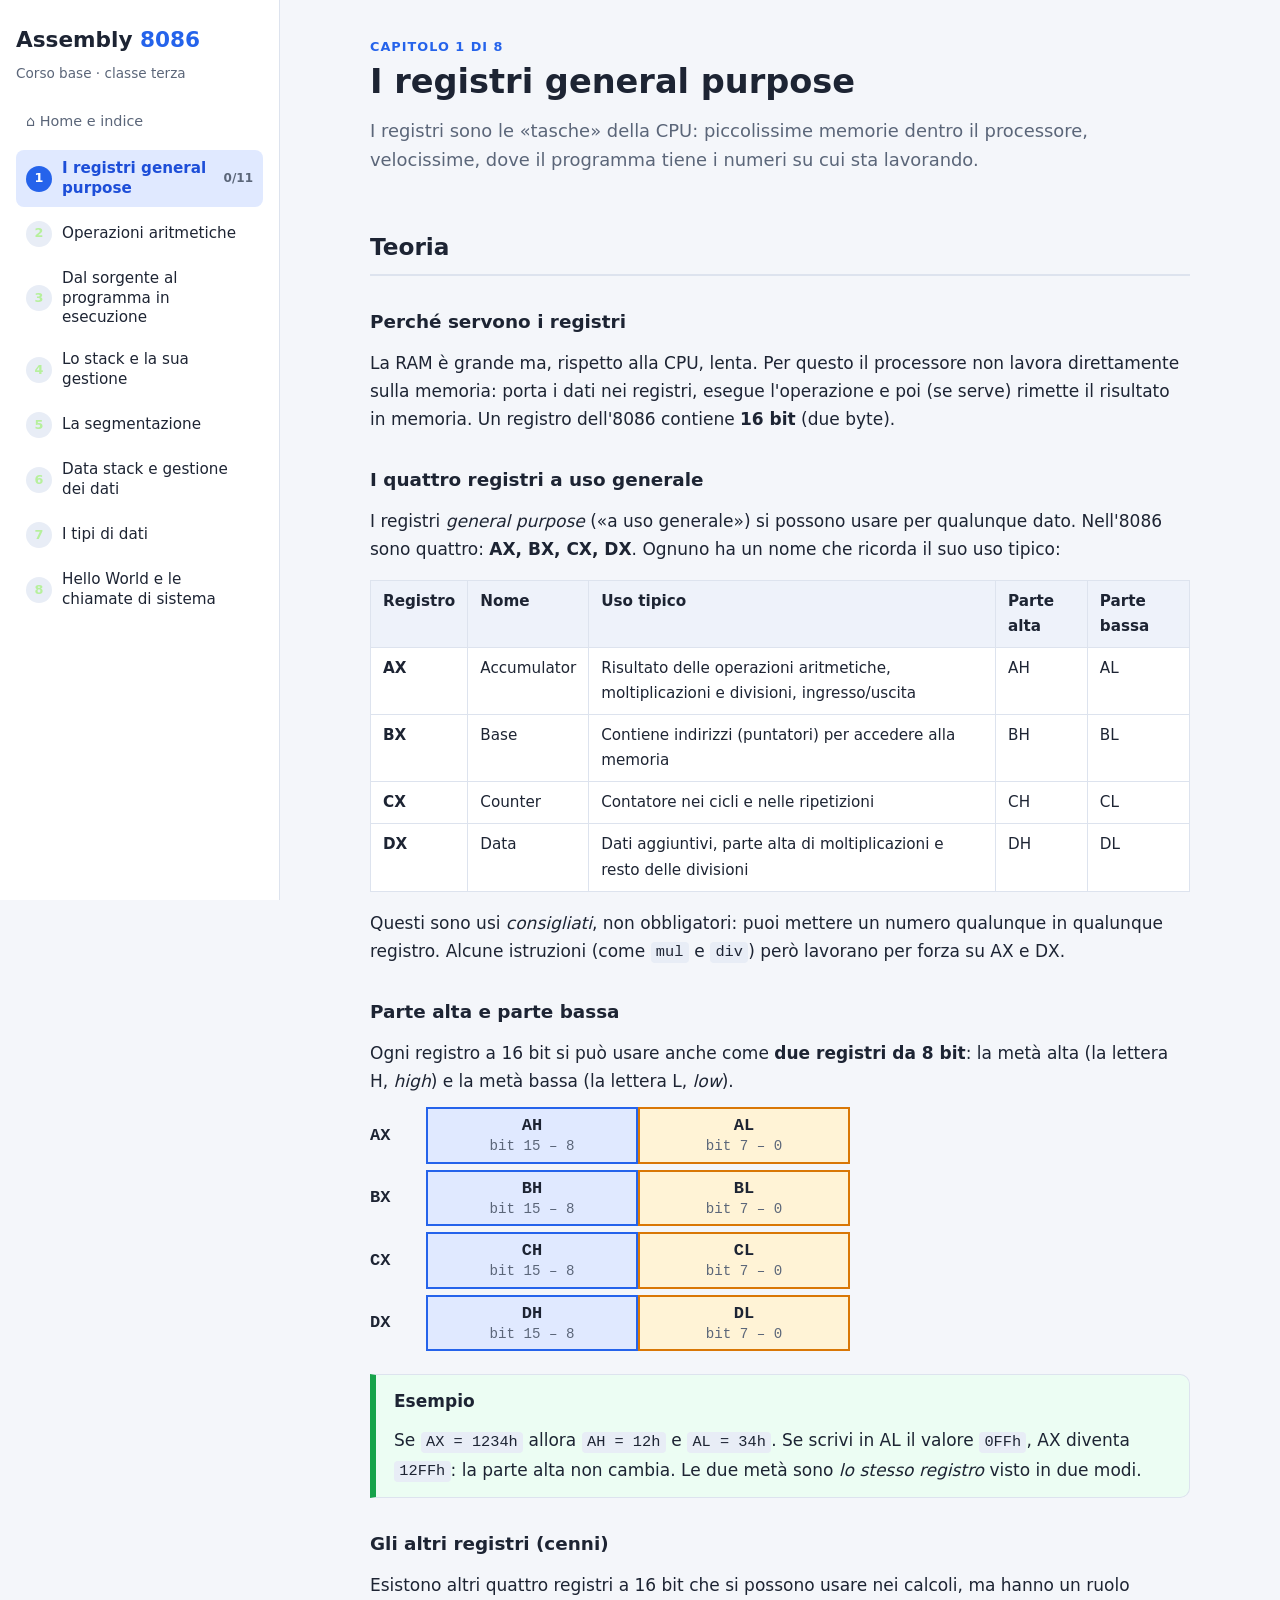
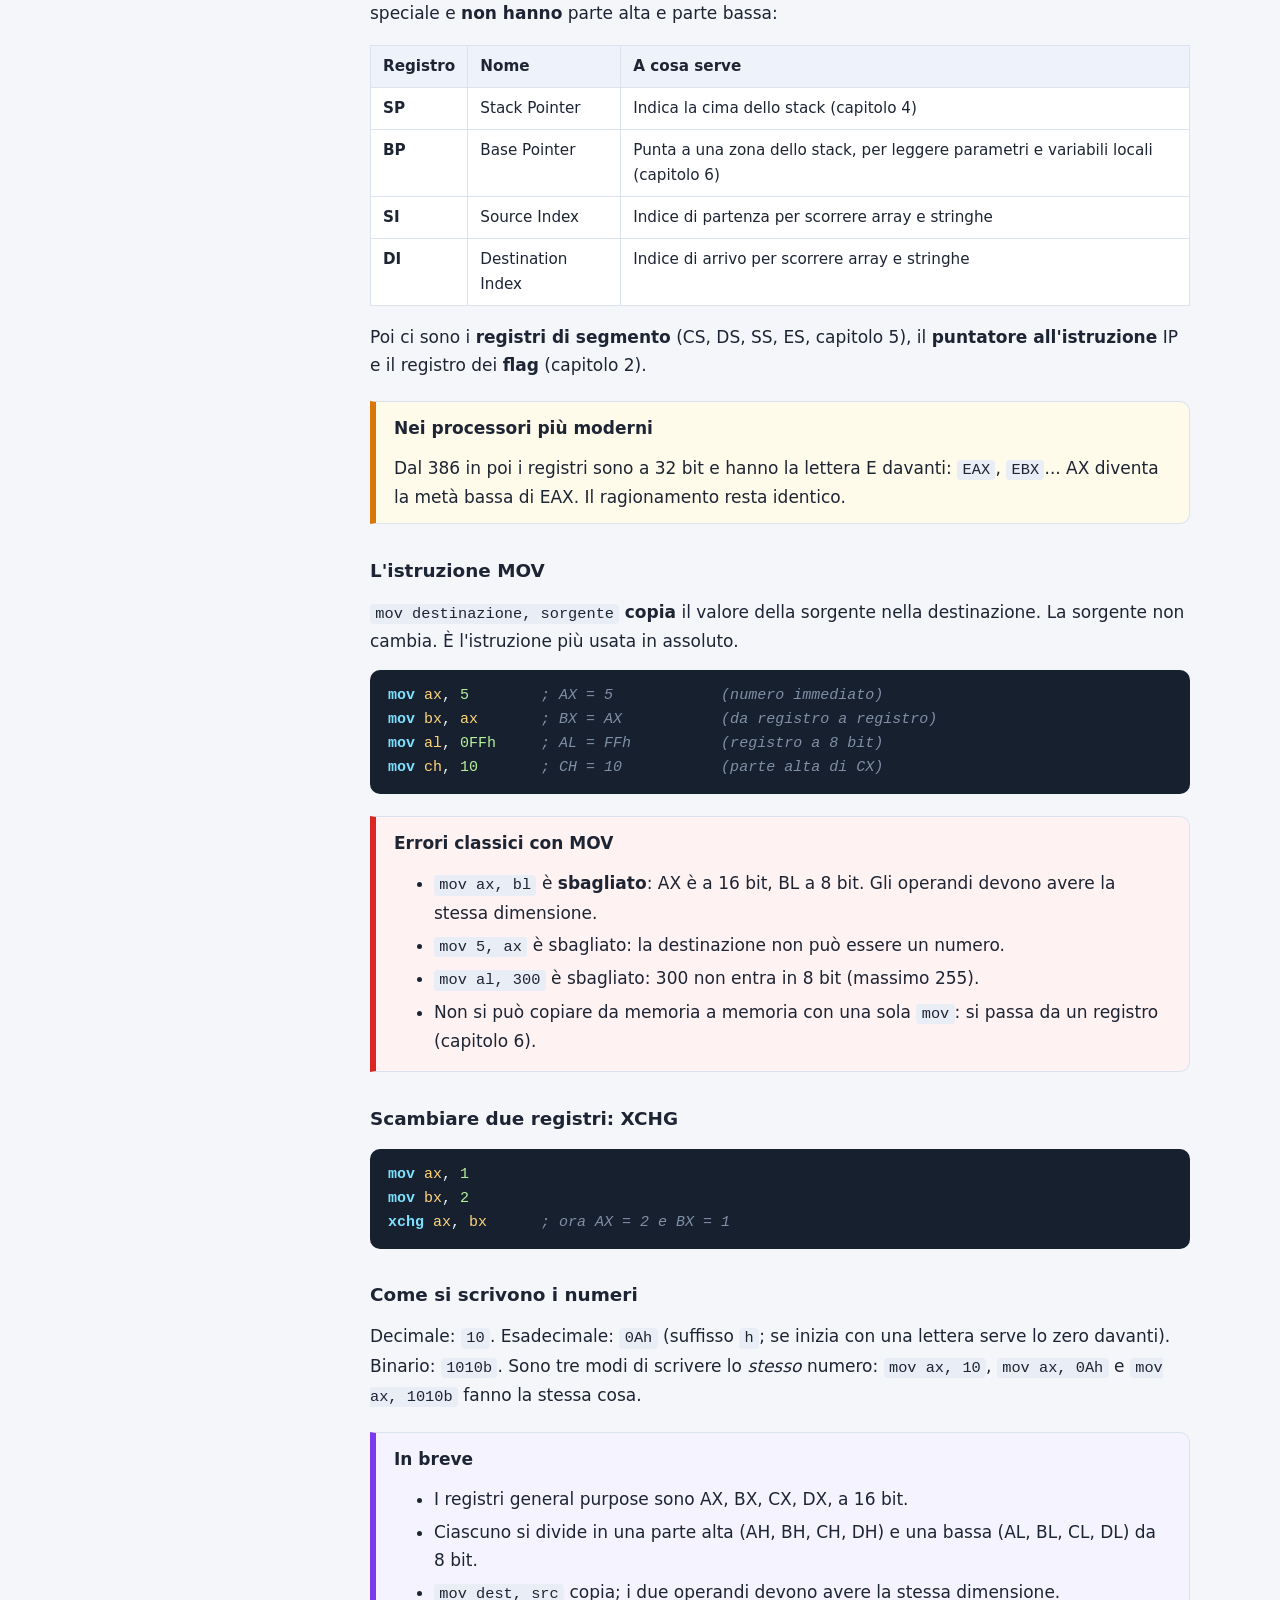
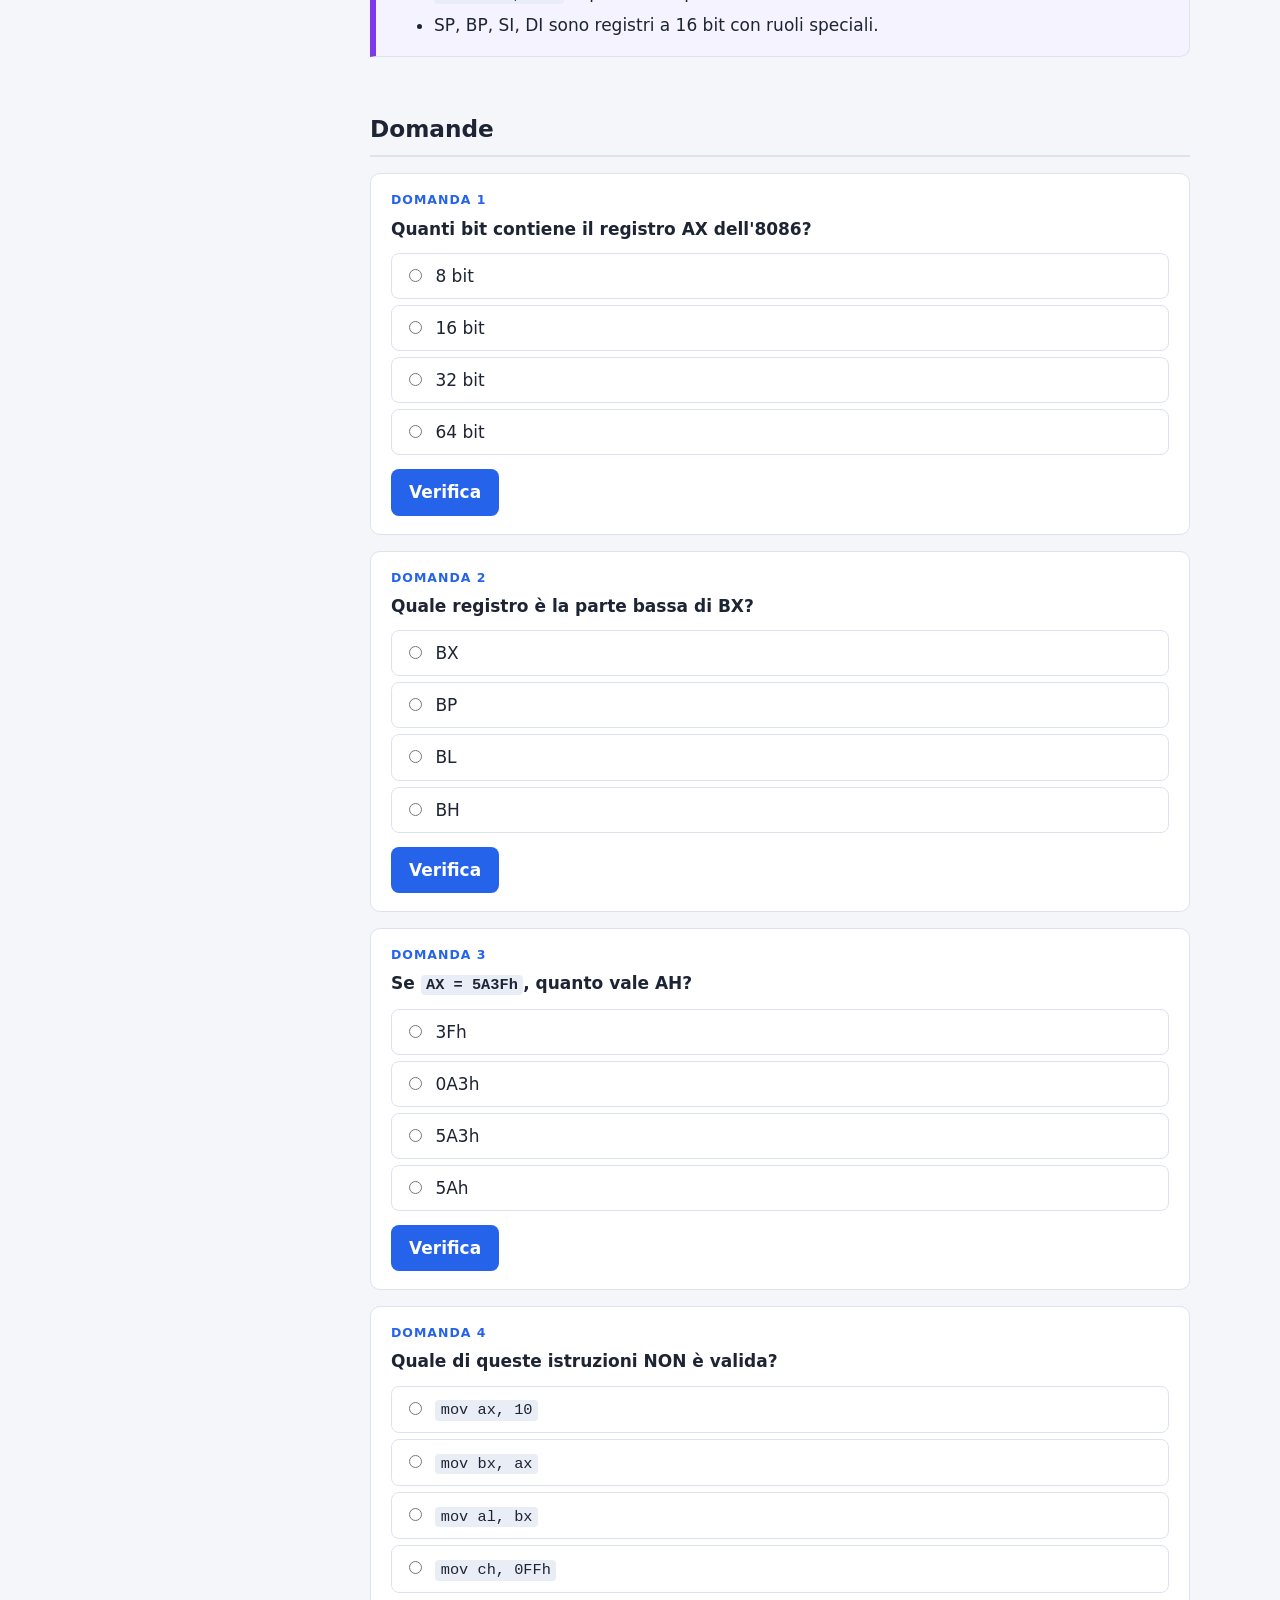
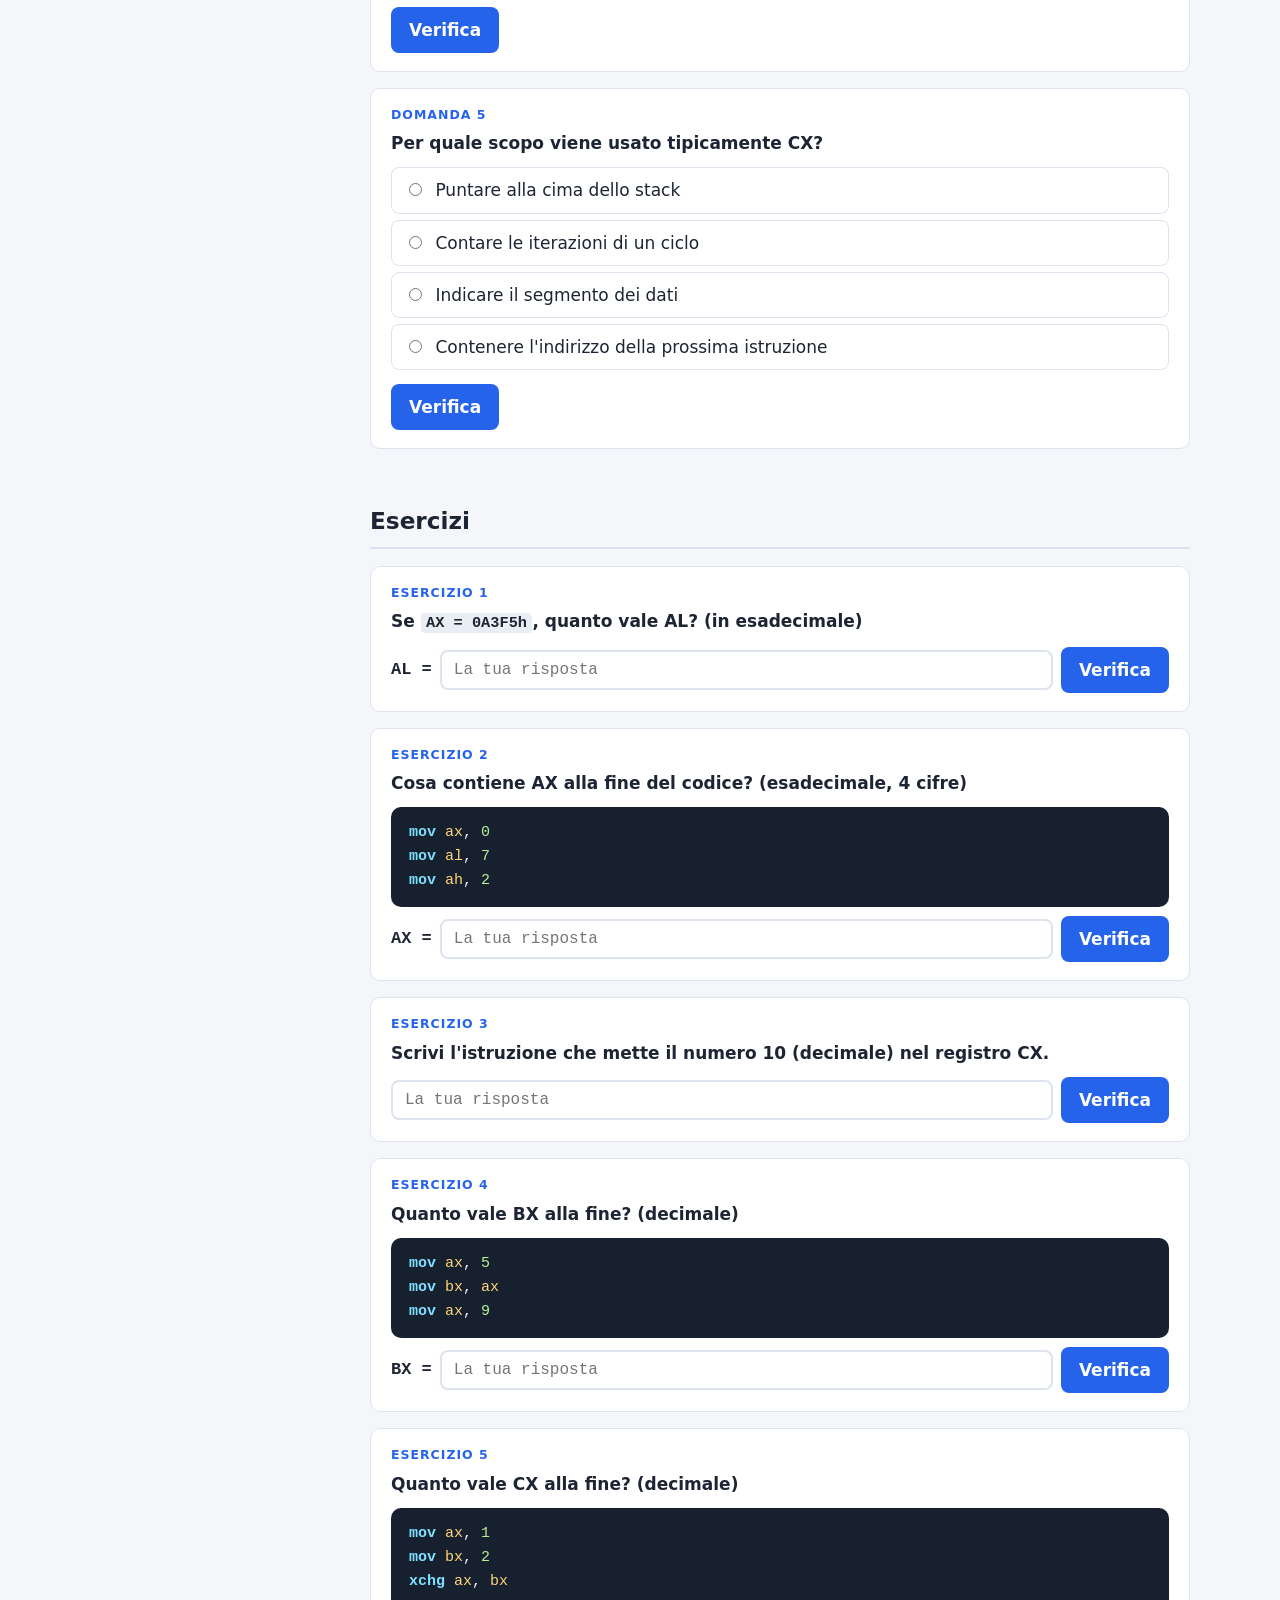
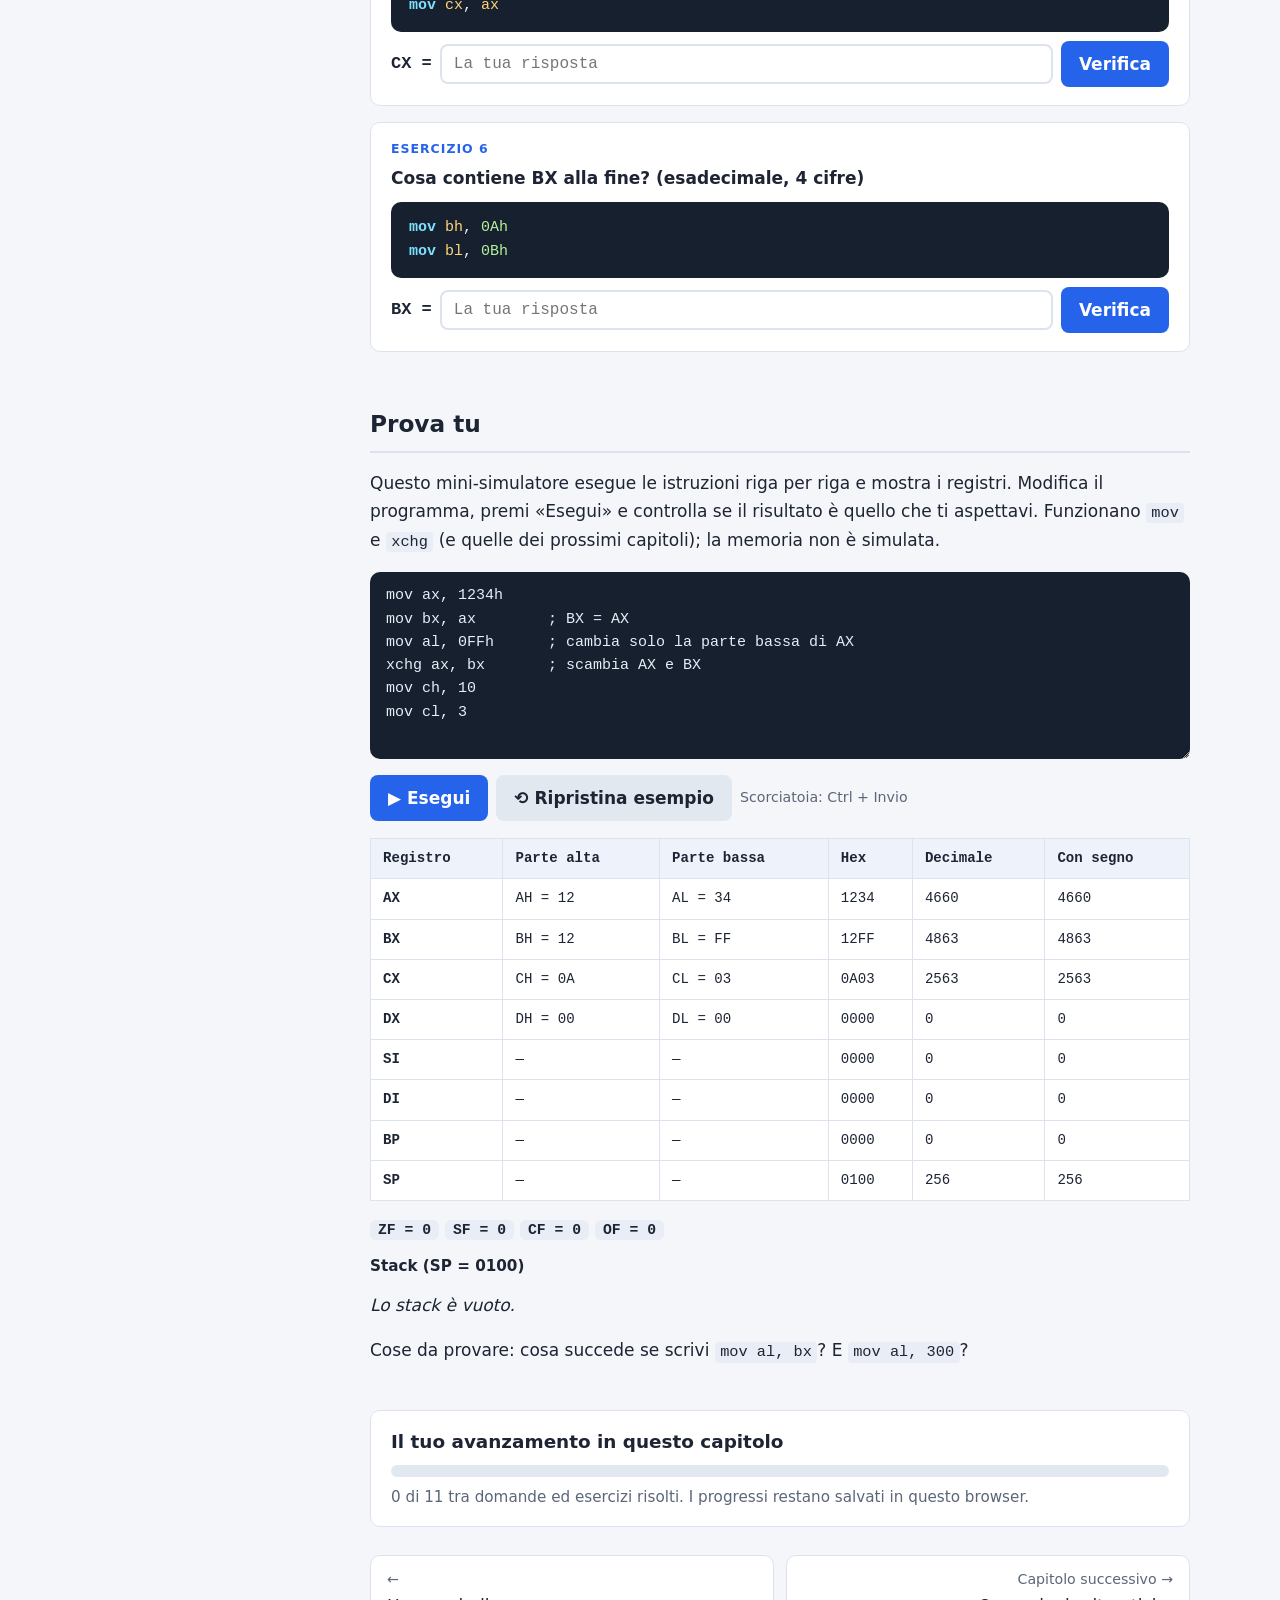
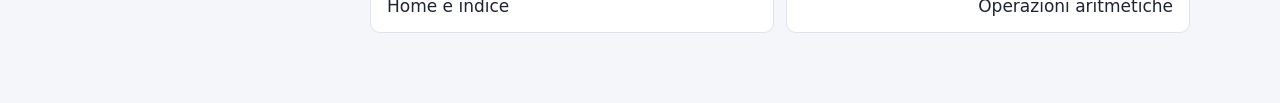
<file: registri.html>
<!DOCTYPE html>
<html lang="it">
<head>
<meta charset="UTF-8">
<meta name="viewport" content="width=device-width, initial-scale=1">
<meta name="theme-color" content="#17202e">
<title>1. I registri general purpose · Assembly 8086</title>
<link rel="stylesheet" href="style.css">
</head>
<body data-page="registri">
<div id="layout">
  <aside id="sidebar"></aside>
  <main id="content">

    <p class="kicker">Capitolo 1 di 8</p>
    <h1>I registri general purpose</h1>
    <p class="lead">I registri sono le «tasche» della CPU: piccolissime memorie dentro il processore, velocissime, dove il programma tiene i numeri su cui sta lavorando.</p>

    <section id="teoria">
      <h2>Teoria</h2>

      <h3>Perché servono i registri</h3>
      <p>La RAM è grande ma, rispetto alla CPU, lenta. Per questo il processore non lavora direttamente sulla memoria: porta i dati nei registri, esegue l'operazione e poi (se serve) rimette il risultato in memoria. Un registro dell'8086 contiene <strong>16 bit</strong> (due byte).</p>

      <h3>I quattro registri a uso generale</h3>
      <p>I registri <em>general purpose</em> («a uso generale») si possono usare per qualunque dato. Nell'8086 sono quattro: <strong>AX, BX, CX, DX</strong>. Ognuno ha un nome che ricorda il suo uso tipico:</p>
      <div class="table-wrap">
        <table>
          <thead><tr><th>Registro</th><th>Nome</th><th>Uso tipico</th><th>Parte alta</th><th>Parte bassa</th></tr></thead>
          <tbody>
            <tr><td><strong>AX</strong></td><td>Accumulator</td><td>Risultato delle operazioni aritmetiche, moltiplicazioni e divisioni, ingresso/uscita</td><td>AH</td><td>AL</td></tr>
            <tr><td><strong>BX</strong></td><td>Base</td><td>Contiene indirizzi (puntatori) per accedere alla memoria</td><td>BH</td><td>BL</td></tr>
            <tr><td><strong>CX</strong></td><td>Counter</td><td>Contatore nei cicli e nelle ripetizioni</td><td>CH</td><td>CL</td></tr>
            <tr><td><strong>DX</strong></td><td>Data</td><td>Dati aggiuntivi, parte alta di moltiplicazioni e resto delle divisioni</td><td>DH</td><td>DL</td></tr>
          </tbody>
        </table>
      </div>
      <p>Questi sono usi <em>consigliati</em>, non obbligatori: puoi mettere un numero qualunque in qualunque registro. Alcune istruzioni (come <code>mul</code> e <code>div</code>) però lavorano per forza su AX e DX.</p>

      <h3>Parte alta e parte bassa</h3>
      <p>Ogni registro a 16 bit si può usare anche come <strong>due registri da 8 bit</strong>: la metà alta (la lettera H, <em>high</em>) e la metà bassa (la lettera L, <em>low</em>).</p>
      <div class="regrow"><span class="rname">AX</span><span class="part hi">AH<small>bit 15 – 8</small></span><span class="part lo">AL<small>bit 7 – 0</small></span></div>
      <div class="regrow"><span class="rname">BX</span><span class="part hi">BH<small>bit 15 – 8</small></span><span class="part lo">BL<small>bit 7 – 0</small></span></div>
      <div class="regrow"><span class="rname">CX</span><span class="part hi">CH<small>bit 15 – 8</small></span><span class="part lo">CL<small>bit 7 – 0</small></span></div>
      <div class="regrow"><span class="rname">DX</span><span class="part hi">DH<small>bit 15 – 8</small></span><span class="part lo">DL<small>bit 7 – 0</small></span></div>

      <div class="box esempio">
        <span class="box-title">Esempio</span>
        <p>Se <code>AX = 1234h</code> allora <code>AH = 12h</code> e <code>AL = 34h</code>. Se scrivi in AL il valore <code>0FFh</code>, AX diventa <code>12FFh</code>: la parte alta non cambia. Le due metà sono <em>lo stesso registro</em> visto in due modi.</p>
      </div>

      <h3>Gli altri registri (cenni)</h3>
      <p>Esistono altri quattro registri a 16 bit che si possono usare nei calcoli, ma hanno un ruolo speciale e <strong>non hanno</strong> parte alta e parte bassa:</p>
      <div class="table-wrap">
        <table>
          <thead><tr><th>Registro</th><th>Nome</th><th>A cosa serve</th></tr></thead>
          <tbody>
            <tr><td><strong>SP</strong></td><td>Stack Pointer</td><td>Indica la cima dello stack (capitolo 4)</td></tr>
            <tr><td><strong>BP</strong></td><td>Base Pointer</td><td>Punta a una zona dello stack, per leggere parametri e variabili locali (capitolo 6)</td></tr>
            <tr><td><strong>SI</strong></td><td>Source Index</td><td>Indice di partenza per scorrere array e stringhe</td></tr>
            <tr><td><strong>DI</strong></td><td>Destination Index</td><td>Indice di arrivo per scorrere array e stringhe</td></tr>
          </tbody>
        </table>
      </div>
      <p>Poi ci sono i <strong>registri di segmento</strong> (CS, DS, SS, ES, capitolo 5), il <strong>puntatore all'istruzione</strong> IP e il registro dei <strong>flag</strong> (capitolo 2).</p>
      <div class="box nota">
        <span class="box-title">Nei processori più moderni</span>
        <p>Dal 386 in poi i registri sono a 32 bit e hanno la lettera E davanti: <code>EAX</code>, <code>EBX</code>... AX diventa la metà bassa di EAX. Il ragionamento resta identico.</p>
      </div>

      <h3>L'istruzione MOV</h3>
      <p><code>mov destinazione, sorgente</code> <strong>copia</strong> il valore della sorgente nella destinazione. La sorgente non cambia. È l'istruzione più usata in assoluto.</p>
      <pre class="asm">mov ax, 5        ; AX = 5            (numero immediato)
mov bx, ax       ; BX = AX           (da registro a registro)
mov al, 0FFh     ; AL = FFh          (registro a 8 bit)
mov ch, 10       ; CH = 10           (parte alta di CX)</pre>

      <div class="box attenzione">
        <span class="box-title">Errori classici con MOV</span>
        <ul>
          <li><code>mov ax, bl</code> è <strong>sbagliato</strong>: AX è a 16 bit, BL a 8 bit. Gli operandi devono avere la stessa dimensione.</li>
          <li><code>mov 5, ax</code> è sbagliato: la destinazione non può essere un numero.</li>
          <li><code>mov al, 300</code> è sbagliato: 300 non entra in 8 bit (massimo 255).</li>
          <li>Non si può copiare da memoria a memoria con una sola <code>mov</code>: si passa da un registro (capitolo 6).</li>
        </ul>
      </div>

      <h3>Scambiare due registri: XCHG</h3>
      <pre class="asm">mov ax, 1
mov bx, 2
xchg ax, bx      ; ora AX = 2 e BX = 1</pre>

      <h3>Come si scrivono i numeri</h3>
      <p>Decimale: <code>10</code>. Esadecimale: <code>0Ah</code> (suffisso <code>h</code>; se inizia con una lettera serve lo zero davanti). Binario: <code>1010b</code>. Sono tre modi di scrivere lo <em>stesso</em> numero: <code>mov ax, 10</code>, <code>mov ax, 0Ah</code> e <code>mov ax, 1010b</code> fanno la stessa cosa.</p>

      <div class="box breve">
        <span class="box-title">In breve</span>
        <ul>
          <li>I registri general purpose sono AX, BX, CX, DX, a 16 bit.</li>
          <li>Ciascuno si divide in una parte alta (AH, BH, CH, DH) e una bassa (AL, BL, CL, DL) da 8 bit.</li>
          <li><code>mov dest, src</code> copia; i due operandi devono avere la stessa dimensione.</li>
          <li>SP, BP, SI, DI sono registri a 16 bit con ruoli speciali.</li>
        </ul>
      </div>
    </section>

    <section id="domande" class="practice">
      <h2>Domande</h2>

      <div class="quiz" data-answer="b" data-explain="AX è a 16 bit: è formato da AH e AL, ciascuno da 8 bit.">
        <p class="q">Quanti bit contiene il registro AX dell'8086?</p>
        <label><input type="radio" value="a"> 8 bit</label>
        <label><input type="radio" value="b"> 16 bit</label>
        <label><input type="radio" value="c"> 32 bit</label>
        <label><input type="radio" value="d"> 64 bit</label>
      </div>

      <div class="quiz" data-answer="c" data-explain="BL (B-low) è la metà bassa di BX; BH è la metà alta.">
        <p class="q">Quale registro è la parte bassa di BX?</p>
        <label><input type="radio" value="a"> BX</label>
        <label><input type="radio" value="b"> BP</label>
        <label><input type="radio" value="c"> BL</label>
        <label><input type="radio" value="d"> BH</label>
      </div>

      <div class="quiz" data-answer="d" data-explain="AX = 5A3Fh: le prime due cifre esadecimali (5A) sono la parte alta AH, le ultime due (3F) sono la parte bassa AL.">
        <p class="q">Se <code>AX = 5A3Fh</code>, quanto vale AH?</p>
        <label><input type="radio" value="a"> 3Fh</label>
        <label><input type="radio" value="b"> 0A3h</label>
        <label><input type="radio" value="c"> 5A3h</label>
        <label><input type="radio" value="d"> 5Ah</label>
      </div>

      <div class="quiz" data-answer="c" data-explain="AL è a 8 bit e BX è a 16 bit: le dimensioni non coincidono, quindi l'istruzione è sbagliata.">
        <p class="q">Quale di queste istruzioni NON è valida?</p>
        <label><input type="radio" value="a"> <code>mov ax, 10</code></label>
        <label><input type="radio" value="b"> <code>mov bx, ax</code></label>
        <label><input type="radio" value="c"> <code>mov al, bx</code></label>
        <label><input type="radio" value="d"> <code>mov ch, 0FFh</code></label>
      </div>

      <div class="quiz" data-answer="b" data-explain="CX significa Counter: si usa tipicamente per contare le ripetizioni di un ciclo.">
        <p class="q">Per quale scopo viene usato tipicamente CX?</p>
        <label><input type="radio" value="a"> Puntare alla cima dello stack</label>
        <label><input type="radio" value="b"> Contare le iterazioni di un ciclo</label>
        <label><input type="radio" value="c"> Indicare il segmento dei dati</label>
        <label><input type="radio" value="d"> Contenere l'indirizzo della prossima istruzione</label>
      </div>
    </section>

    <section id="esercizi" class="practice">
      <h2>Esercizi</h2>

      <div class="exercise" data-type="num" data-answers="F5" data-label="AL =" data-hint="AL è il byte meno significativo: le ultime due cifre esadecimali di AX." data-explain="AX = A3F5h, quindi AH = A3h e AL = F5h.">
        <p class="q">Se <code>AX = 0A3F5h</code>, quanto vale AL? (in esadecimale)</p>
      </div>

      <div class="exercise" data-type="num" data-answers="0207" data-label="AX =" data-hint="AH = 02h è la parte alta, AL = 07h la parte bassa: scrivi prima AH e poi AL." data-explain="mov ax,0 azzera tutto; AL diventa 07h e AH diventa 02h, quindi AX = 0207h.">
        <p class="q">Cosa contiene AX alla fine del codice? (esadecimale, 4 cifre)</p>
        <pre class="asm">mov ax, 0
mov al, 7
mov ah, 2</pre>
      </div>

      <div class="exercise" data-type="text" data-answers="mov cx,10|mov cx,0ah|mov cx,0x0a|mov cx,10d|mov cx,00ah|mov cx,1010b" data-solution="mov cx, 10" data-hint="La forma è: mov destinazione, sorgente." data-explain="La destinazione (CX) viene per prima, il numero 10 è la sorgente.">
        <p class="q">Scrivi l'istruzione che mette il numero 10 (decimale) nel registro CX.</p>
      </div>

      <div class="exercise" data-type="num" data-answers="5" data-label="BX =" data-hint="mov copia, non sposta: BX prende il valore che AX aveva in quel momento." data-explain="BX riceve 5 quando AX vale 5. Il successivo mov ax, 9 cambia solo AX.">
        <p class="q">Quanto vale BX alla fine? (decimale)</p>
        <pre class="asm">mov ax, 5
mov bx, ax
mov ax, 9</pre>
      </div>

      <div class="exercise" data-type="num" data-answers="2" data-label="CX =" data-hint="Dopo xchg i valori di AX e BX sono scambiati." data-explain="Dopo xchg AX vale 2 e BX vale 1; mov cx, ax copia 2 in CX.">
        <p class="q">Quanto vale CX alla fine? (decimale)</p>
        <pre class="asm">mov ax, 1
mov bx, 2
xchg ax, bx
mov cx, ax</pre>
      </div>

      <div class="exercise" data-type="num" data-answers="0A0B" data-label="BX =" data-hint="BH è la parte alta (le prime due cifre), BL la parte bassa." data-explain="BH = 0Ah e BL = 0Bh formano insieme BX = 0A0Bh.">
        <p class="q">Cosa contiene BX alla fine? (esadecimale, 4 cifre)</p>
        <pre class="asm">mov bh, 0Ah
mov bl, 0Bh</pre>
      </div>
    </section>

    <section id="prova">
      <h2>Prova tu</h2>
      <p>Questo mini-simulatore esegue le istruzioni riga per riga e mostra i registri. Modifica il programma, premi «Esegui» e controlla se il risultato è quello che ti aspettavi. Funzionano <code>mov</code> e <code>xchg</code> (e quelle dei prossimi capitoli); la memoria non è simulata.</p>
      <div class="sim"><textarea>mov ax, 1234h
mov bx, ax        ; BX = AX
mov al, 0FFh      ; cambia solo la parte bassa di AX
xchg ax, bx       ; scambia AX e BX
mov ch, 10
mov cl, 3</textarea></div>
      <p>Cose da provare: cosa succede se scrivi <code>mov al, bx</code>? E <code>mov al, 300</code>?</p>
    </section>

  </main>
</div>
<script src="script.js"></script>
</body>
</html>
</file>
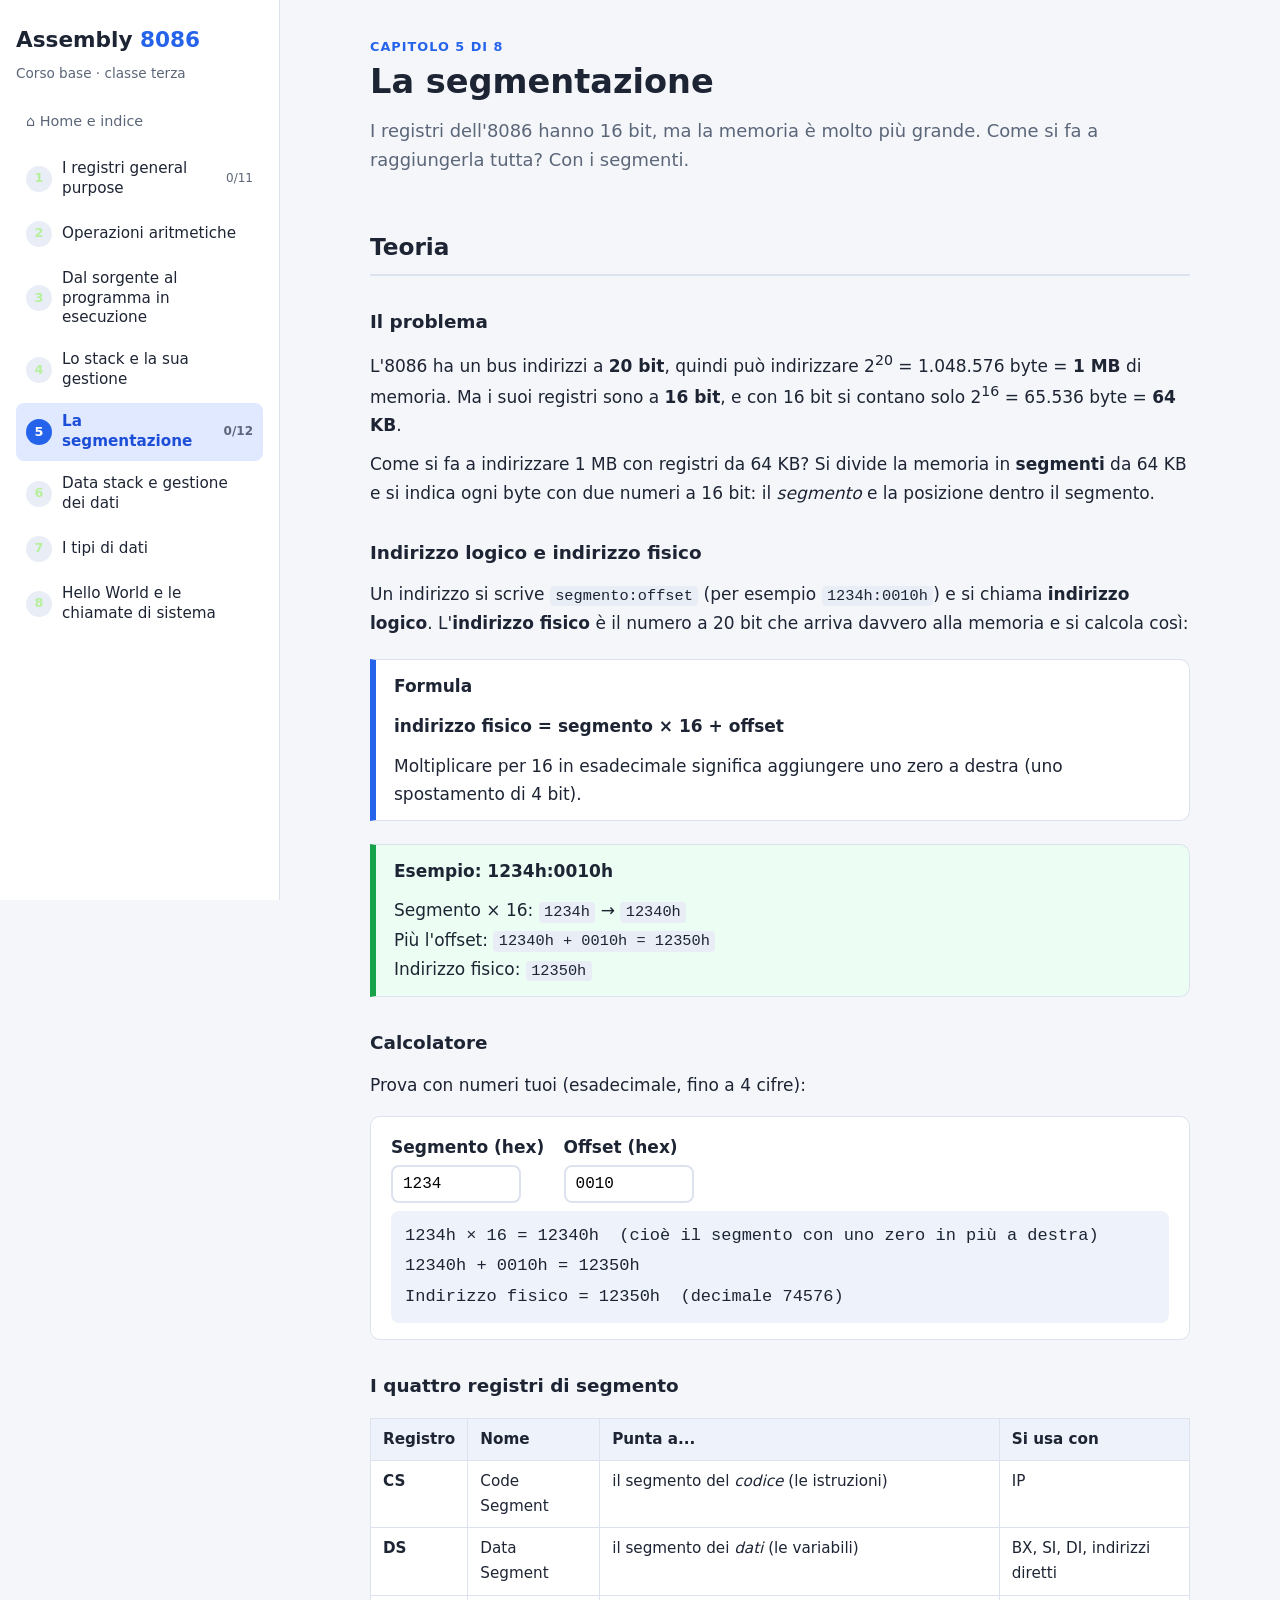
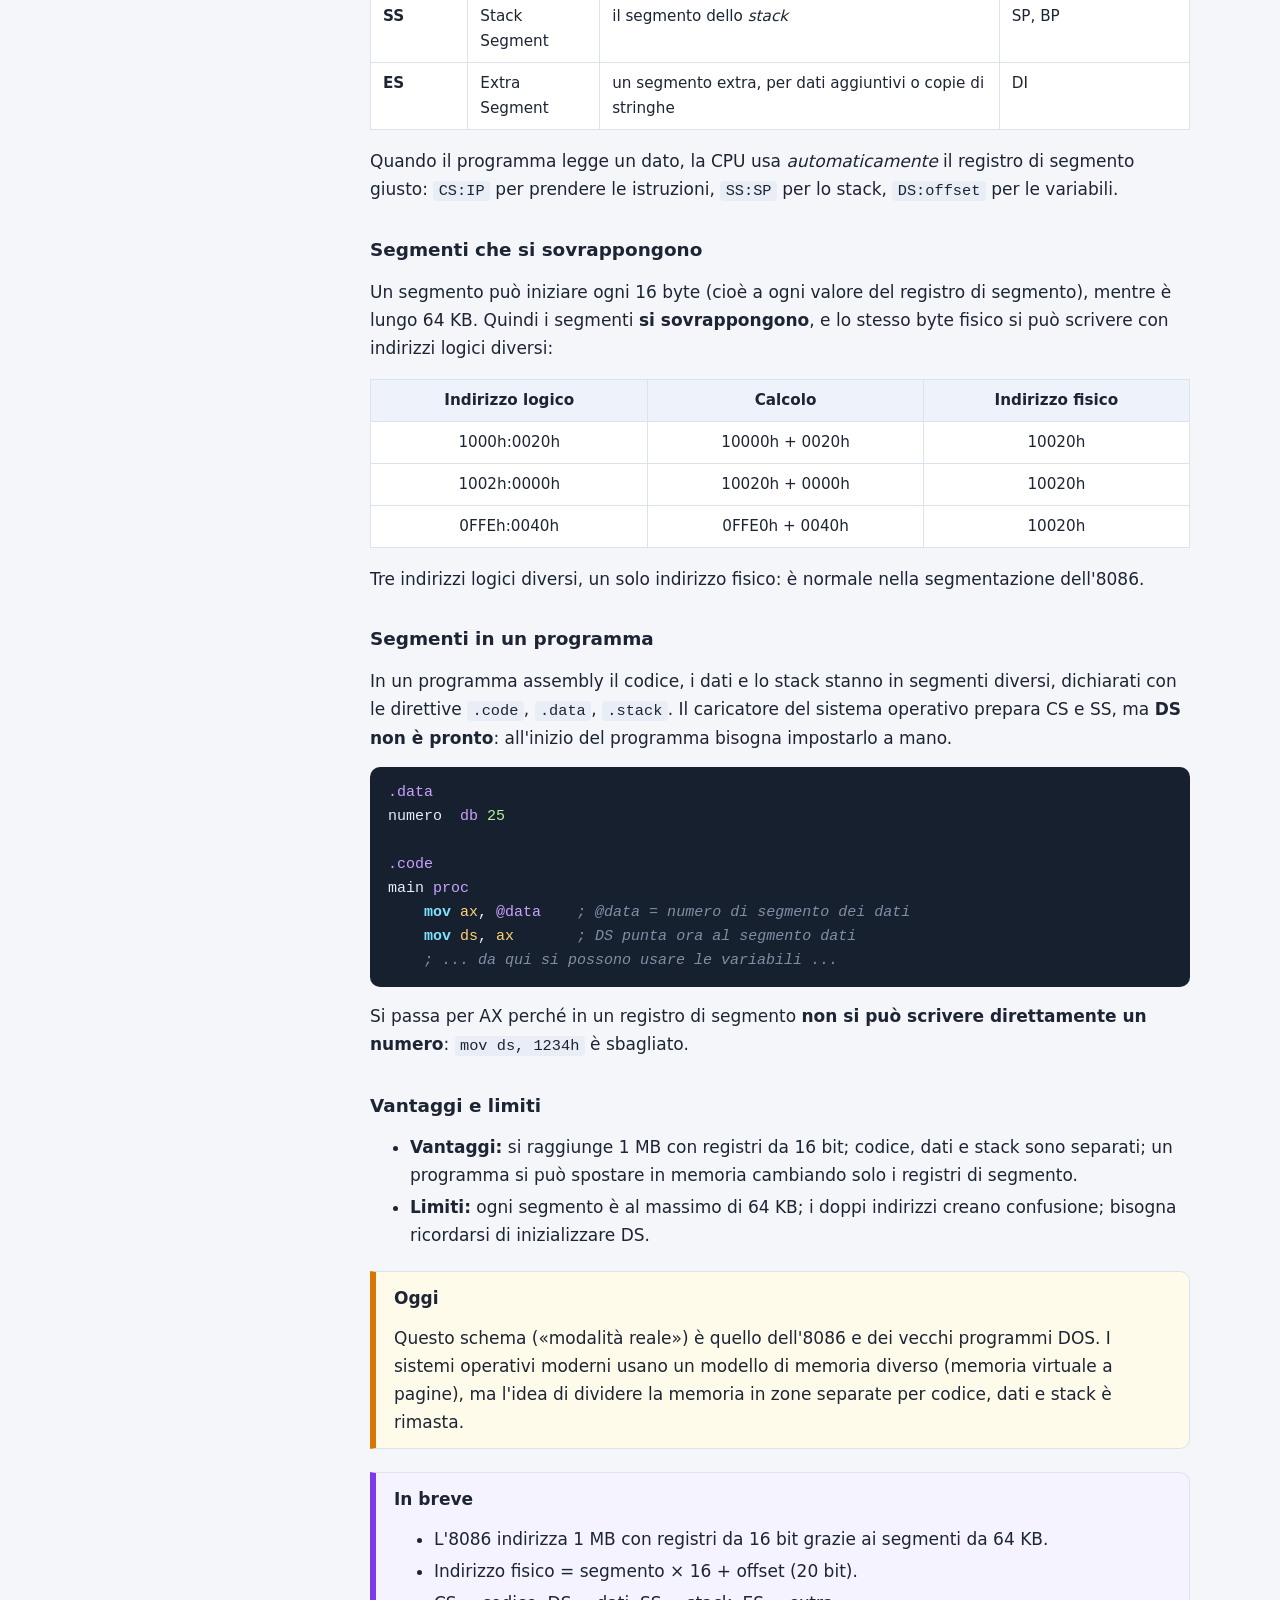
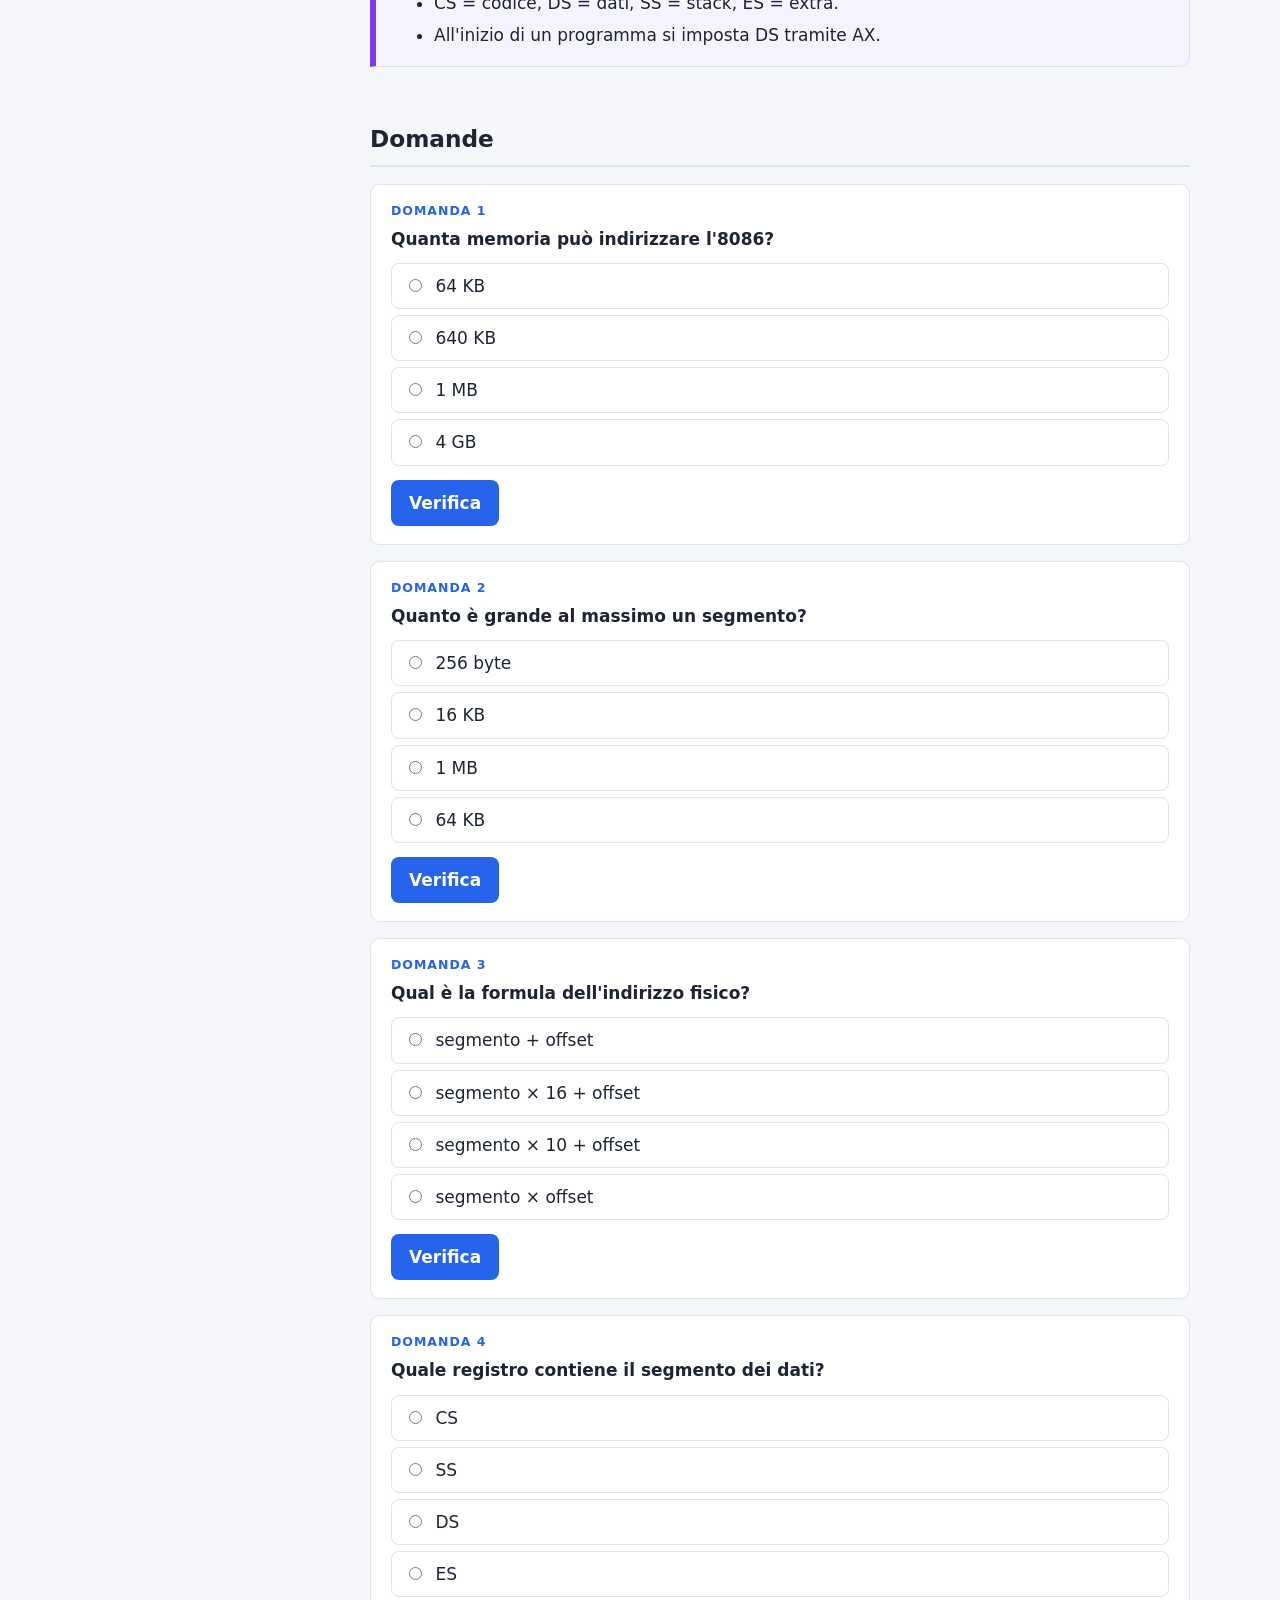
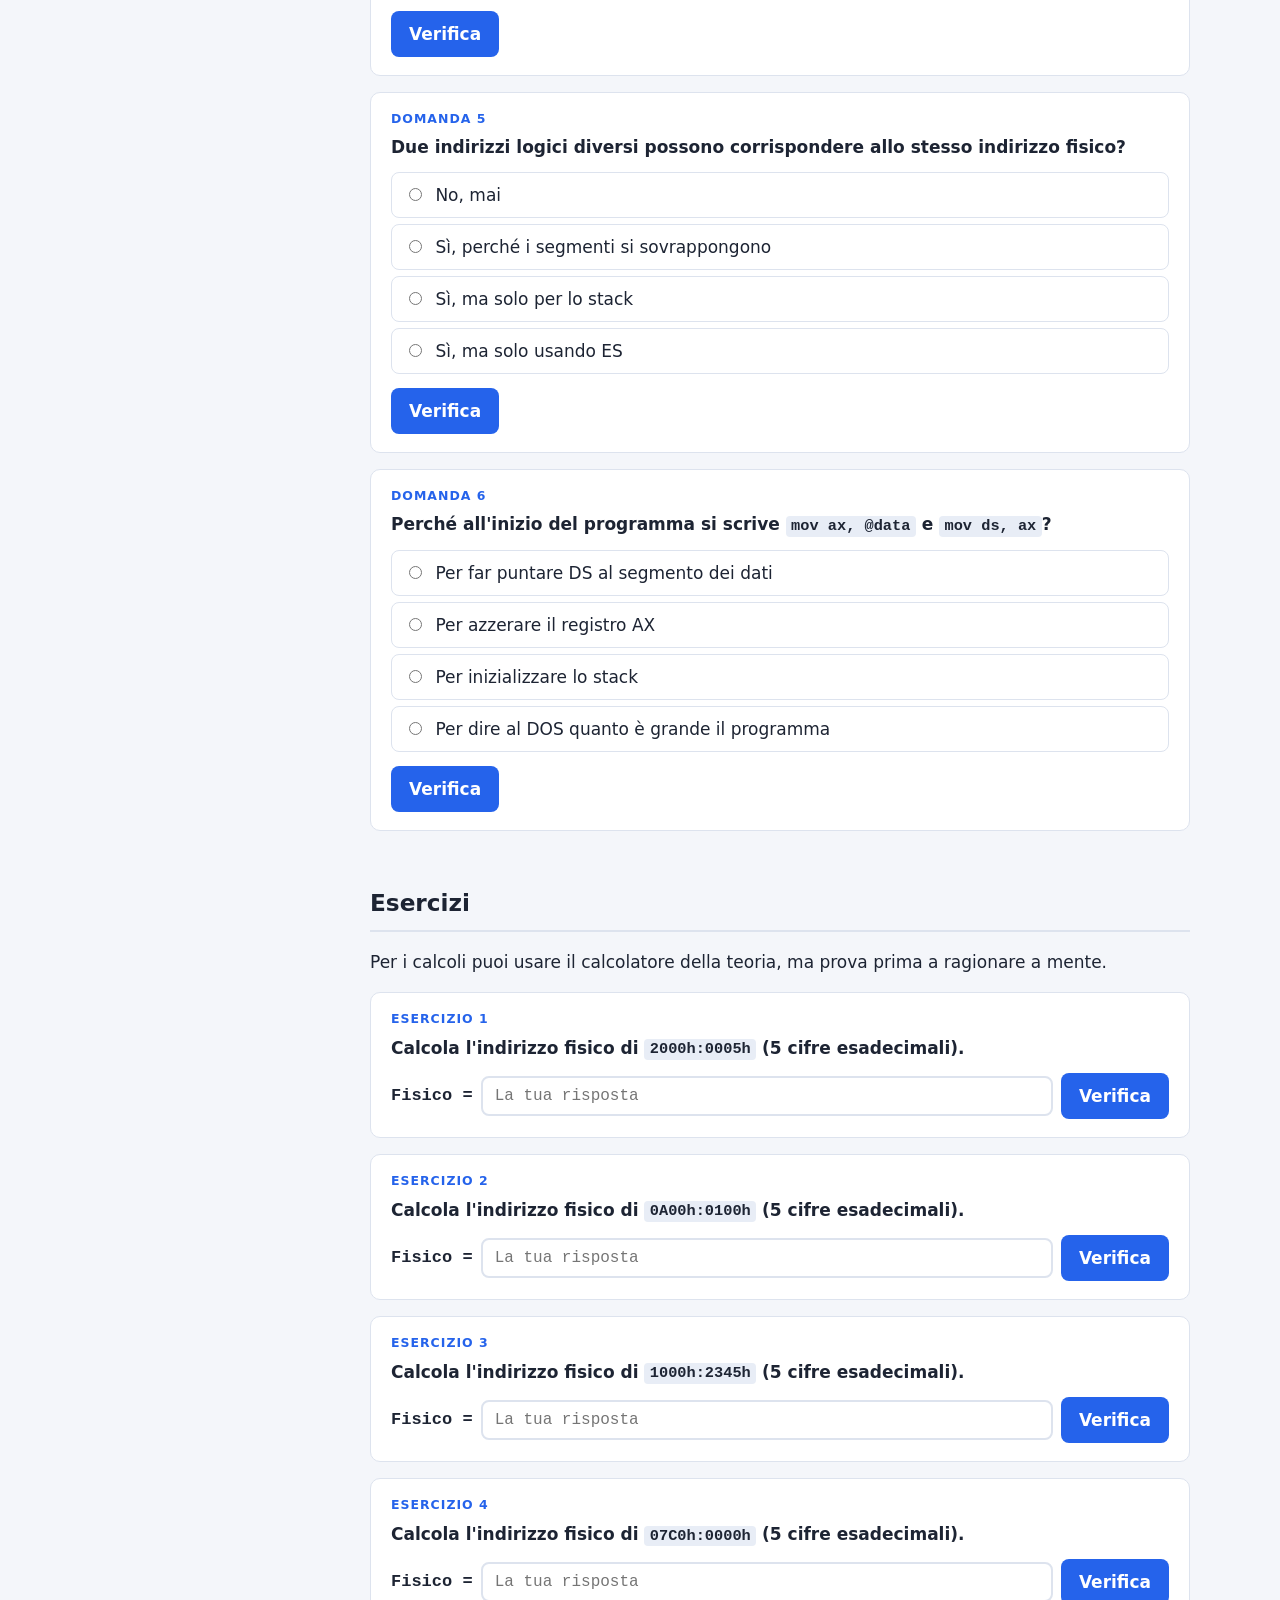
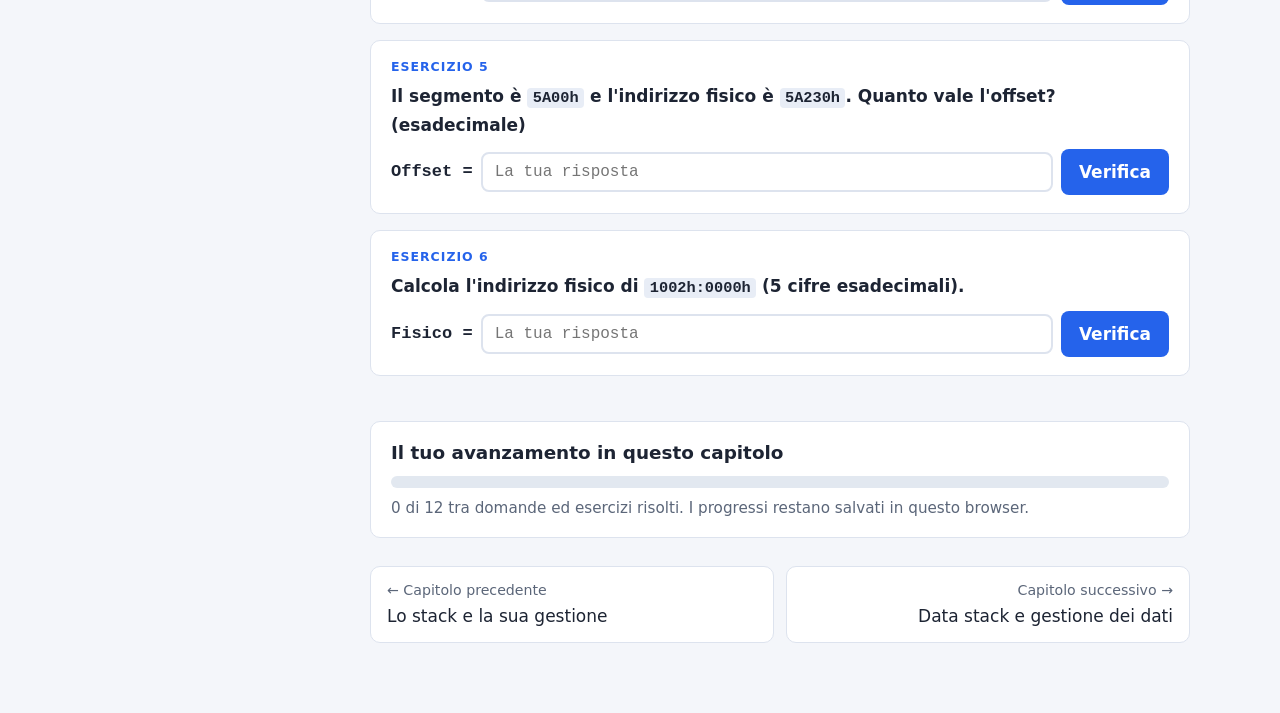
<file: segmentazione.html>
<!DOCTYPE html>
<html lang="it">
<head>
<meta charset="UTF-8">
<meta name="viewport" content="width=device-width, initial-scale=1">
<meta name="theme-color" content="#17202e">
<title>5. La segmentazione · Assembly 8086</title>
<link rel="stylesheet" href="style.css">
</head>
<body data-page="segmentazione">
<div id="layout">
  <aside id="sidebar"></aside>
  <main id="content">

    <p class="kicker">Capitolo 5 di 8</p>
    <h1>La segmentazione</h1>
    <p class="lead">I registri dell'8086 hanno 16 bit, ma la memoria è molto più grande. Come si fa a raggiungerla tutta? Con i segmenti.</p>

    <section id="teoria">
      <h2>Teoria</h2>

      <h3>Il problema</h3>
      <p>L'8086 ha un bus indirizzi a <strong>20 bit</strong>, quindi può indirizzare 2<sup>20</sup> = 1.048.576 byte = <strong>1 MB</strong> di memoria. Ma i suoi registri sono a <strong>16 bit</strong>, e con 16 bit si contano solo 2<sup>16</sup> = 65.536 byte = <strong>64 KB</strong>.</p>
      <p>Come si fa a indirizzare 1 MB con registri da 64 KB? Si divide la memoria in <strong>segmenti</strong> da 64 KB e si indica ogni byte con due numeri a 16 bit: il <em>segmento</em> e la posizione dentro il segmento.</p>

      <h3>Indirizzo logico e indirizzo fisico</h3>
      <p>Un indirizzo si scrive <code>segmento:offset</code> (per esempio <code>1234h:0010h</code>) e si chiama <strong>indirizzo logico</strong>. L'<strong>indirizzo fisico</strong> è il numero a 20 bit che arriva davvero alla memoria e si calcola così:</p>
      <div class="box teoria">
        <span class="box-title">Formula</span>
        <p><strong>indirizzo fisico = segmento × 16 + offset</strong></p>
        <p>Moltiplicare per 16 in esadecimale significa aggiungere uno zero a destra (uno spostamento di 4 bit).</p>
      </div>
      <div class="box esempio">
        <span class="box-title">Esempio: 1234h:0010h</span>
        <p>Segmento × 16: <code>1234h</code> → <code>12340h</code><br>
           Più l'offset: <code>12340h + 0010h = 12350h</code><br>
           Indirizzo fisico: <code>12350h</code></p>
      </div>

      <h3>Calcolatore</h3>
      <p>Prova con numeri tuoi (esadecimale, fino a 4 cifre):</p>
      <div id="seg-calc" class="calc">
        <label>Segmento (hex)<input id="calc-seg" value="1234" maxlength="6" autocomplete="off"></label>
        <label>Offset (hex)<input id="calc-off" value="0010" maxlength="6" autocomplete="off"></label>
        <div id="calc-out" class="calc-out"></div>
      </div>

      <h3>I quattro registri di segmento</h3>
      <div class="table-wrap">
        <table>
          <thead><tr><th>Registro</th><th>Nome</th><th>Punta a...</th><th>Si usa con</th></tr></thead>
          <tbody>
            <tr><td><strong>CS</strong></td><td>Code Segment</td><td>il segmento del <em>codice</em> (le istruzioni)</td><td>IP</td></tr>
            <tr><td><strong>DS</strong></td><td>Data Segment</td><td>il segmento dei <em>dati</em> (le variabili)</td><td>BX, SI, DI, indirizzi diretti</td></tr>
            <tr><td><strong>SS</strong></td><td>Stack Segment</td><td>il segmento dello <em>stack</em></td><td>SP, BP</td></tr>
            <tr><td><strong>ES</strong></td><td>Extra Segment</td><td>un segmento extra, per dati aggiuntivi o copie di stringhe</td><td>DI</td></tr>
          </tbody>
        </table>
      </div>
      <p>Quando il programma legge un dato, la CPU usa <em>automaticamente</em> il registro di segmento giusto: <code>CS:IP</code> per prendere le istruzioni, <code>SS:SP</code> per lo stack, <code>DS:offset</code> per le variabili.</p>

      <h3>Segmenti che si sovrappongono</h3>
      <p>Un segmento può iniziare ogni 16 byte (cioè a ogni valore del registro di segmento), mentre è lungo 64 KB. Quindi i segmenti <strong>si sovrappongono</strong>, e lo stesso byte fisico si può scrivere con indirizzi logici diversi:</p>
      <div class="table-wrap">
        <table class="center">
          <thead><tr><th>Indirizzo logico</th><th>Calcolo</th><th>Indirizzo fisico</th></tr></thead>
          <tbody>
            <tr><td>1000h:0020h</td><td>10000h + 0020h</td><td>10020h</td></tr>
            <tr><td>1002h:0000h</td><td>10020h + 0000h</td><td>10020h</td></tr>
            <tr><td>0FFEh:0040h</td><td>0FFE0h + 0040h</td><td>10020h</td></tr>
          </tbody>
        </table>
      </div>
      <p>Tre indirizzi logici diversi, un solo indirizzo fisico: è normale nella segmentazione dell'8086.</p>

      <h3>Segmenti in un programma</h3>
      <p>In un programma assembly il codice, i dati e lo stack stanno in segmenti diversi, dichiarati con le direttive <code>.code</code>, <code>.data</code>, <code>.stack</code>. Il caricatore del sistema operativo prepara CS e SS, ma <strong>DS non è pronto</strong>: all'inizio del programma bisogna impostarlo a mano.</p>
      <pre class="asm">.data
numero  db 25

.code
main proc
    mov ax, @data    ; @data = numero di segmento dei dati
    mov ds, ax       ; DS punta ora al segmento dati
    ; ... da qui si possono usare le variabili ...</pre>
      <p>Si passa per AX perché in un registro di segmento <strong>non si può scrivere direttamente un numero</strong>: <code>mov ds, 1234h</code> è sbagliato.</p>

      <h3>Vantaggi e limiti</h3>
      <ul>
        <li><strong>Vantaggi:</strong> si raggiunge 1 MB con registri da 16 bit; codice, dati e stack sono separati; un programma si può spostare in memoria cambiando solo i registri di segmento.</li>
        <li><strong>Limiti:</strong> ogni segmento è al massimo di 64 KB; i doppi indirizzi creano confusione; bisogna ricordarsi di inizializzare DS.</li>
      </ul>
      <div class="box nota">
        <span class="box-title">Oggi</span>
        <p>Questo schema («modalità reale») è quello dell'8086 e dei vecchi programmi DOS. I sistemi operativi moderni usano un modello di memoria diverso (memoria virtuale a pagine), ma l'idea di dividere la memoria in zone separate per codice, dati e stack è rimasta.</p>
      </div>

      <div class="box breve">
        <span class="box-title">In breve</span>
        <ul>
          <li>L'8086 indirizza 1 MB con registri da 16 bit grazie ai segmenti da 64 KB.</li>
          <li>Indirizzo fisico = segmento × 16 + offset (20 bit).</li>
          <li>CS = codice, DS = dati, SS = stack, ES = extra.</li>
          <li>All'inizio di un programma si imposta DS tramite AX.</li>
        </ul>
      </div>
    </section>

    <section id="domande" class="practice">
      <h2>Domande</h2>

      <div class="quiz" data-answer="c" data-explain="Il bus indirizzi è a 20 bit: 2^20 byte = 1 MB.">
        <p class="q">Quanta memoria può indirizzare l'8086?</p>
        <label><input type="radio" value="a"> 64 KB</label>
        <label><input type="radio" value="b"> 640 KB</label>
        <label><input type="radio" value="c"> 1 MB</label>
        <label><input type="radio" value="d"> 4 GB</label>
      </div>

      <div class="quiz" data-answer="d" data-explain="Un offset è a 16 bit, quindi può spostarsi al massimo di 65.536 byte = 64 KB dentro il segmento.">
        <p class="q">Quanto è grande al massimo un segmento?</p>
        <label><input type="radio" value="a"> 256 byte</label>
        <label><input type="radio" value="b"> 16 KB</label>
        <label><input type="radio" value="c"> 1 MB</label>
        <label><input type="radio" value="d"> 64 KB</label>
      </div>

      <div class="quiz" data-answer="b" data-explain="Il segmento viene moltiplicato per 16 (spostato di 4 bit) e poi si somma l'offset.">
        <p class="q">Qual è la formula dell'indirizzo fisico?</p>
        <label><input type="radio" value="a"> segmento + offset</label>
        <label><input type="radio" value="b"> segmento × 16 + offset</label>
        <label><input type="radio" value="c"> segmento × 10 + offset</label>
        <label><input type="radio" value="d"> segmento × offset</label>
      </div>

      <div class="quiz" data-answer="c" data-explain="DS (Data Segment) contiene il segmento che raccoglie i dati e le variabili del programma.">
        <p class="q">Quale registro contiene il segmento dei dati?</p>
        <label><input type="radio" value="a"> CS</label>
        <label><input type="radio" value="b"> SS</label>
        <label><input type="radio" value="c"> DS</label>
        <label><input type="radio" value="d"> ES</label>
      </div>

      <div class="quiz" data-answer="b" data-explain="I segmenti possono iniziare ogni 16 byte e sono lunghi 64 KB, quindi si sovrappongono: più coppie segmento:offset danno lo stesso indirizzo fisico.">
        <p class="q">Due indirizzi logici diversi possono corrispondere allo stesso indirizzo fisico?</p>
        <label><input type="radio" value="a"> No, mai</label>
        <label><input type="radio" value="b"> Sì, perché i segmenti si sovrappongono</label>
        <label><input type="radio" value="c"> Sì, ma solo per lo stack</label>
        <label><input type="radio" value="d"> Sì, ma solo usando ES</label>
      </div>

      <div class="quiz" data-answer="a" data-explain="Il loader non imposta DS per i nostri dati: lo facciamo noi con mov ax, @data e mov ds, ax.">
        <p class="q">Perché all'inizio del programma si scrive <code>mov ax, @data</code> e <code>mov ds, ax</code>?</p>
        <label><input type="radio" value="a"> Per far puntare DS al segmento dei dati</label>
        <label><input type="radio" value="b"> Per azzerare il registro AX</label>
        <label><input type="radio" value="c"> Per inizializzare lo stack</label>
        <label><input type="radio" value="d"> Per dire al DOS quanto è grande il programma</label>
      </div>
    </section>

    <section id="esercizi" class="practice">
      <h2>Esercizi</h2>
      <p>Per i calcoli puoi usare il calcolatore della teoria, ma prova prima a ragionare a mente.</p>

      <div class="exercise" data-type="num" data-answers="20005" data-label="Fisico =" data-hint="Aggiungi uno zero al segmento (20000h) e somma l'offset." data-explain="2000h × 16 = 20000h; 20000h + 0005h = 20005h.">
        <p class="q">Calcola l'indirizzo fisico di <code>2000h:0005h</code> (5 cifre esadecimali).</p>
      </div>

      <div class="exercise" data-type="num" data-answers="0A100" data-label="Fisico =" data-hint="0A00h con uno zero in più diventa 0A000h." data-explain="0A00h × 16 = 0A000h; 0A000h + 0100h = 0A100h.">
        <p class="q">Calcola l'indirizzo fisico di <code>0A00h:0100h</code> (5 cifre esadecimali).</p>
      </div>

      <div class="exercise" data-type="num" data-answers="12345" data-label="Fisico =" data-hint="1000h × 16 = 10000h." data-explain="10000h + 2345h = 12345h.">
        <p class="q">Calcola l'indirizzo fisico di <code>1000h:2345h</code> (5 cifre esadecimali).</p>
      </div>

      <div class="exercise" data-type="num" data-answers="07C00" data-label="Fisico =" data-hint="07C0h con uno zero in più è 07C00h." data-explain="07C0h × 16 = 07C00h: è il famoso indirizzo in cui il BIOS carica il boot sector di un disco avviabile.">
        <p class="q">Calcola l'indirizzo fisico di <code>07C0h:0000h</code> (5 cifre esadecimali).</p>
      </div>

      <div class="exercise" data-type="num" data-answers="0230" data-label="Offset =" data-hint="Sottrai al fisico il segmento già moltiplicato per 16 (5A000h)." data-explain="5A00h × 16 = 5A000h; l'offset è 5A230h − 5A000h = 0230h.">
        <p class="q">Il segmento è <code>5A00h</code> e l'indirizzo fisico è <code>5A230h</code>. Quanto vale l'offset? (esadecimale)</p>
      </div>

      <div class="exercise" data-type="num" data-answers="10020" data-label="Fisico =" data-hint="1002h × 16 = 10020h." data-explain="10020h + 0000h = 10020h: è lo stesso indirizzo fisico di 1000h:0020h. Due indirizzi logici diversi, un solo byte.">
        <p class="q">Calcola l'indirizzo fisico di <code>1002h:0000h</code> (5 cifre esadecimali).</p>
      </div>
    </section>

  </main>
</div>
<script src="script.js"></script>
</body>
</html>
</file>
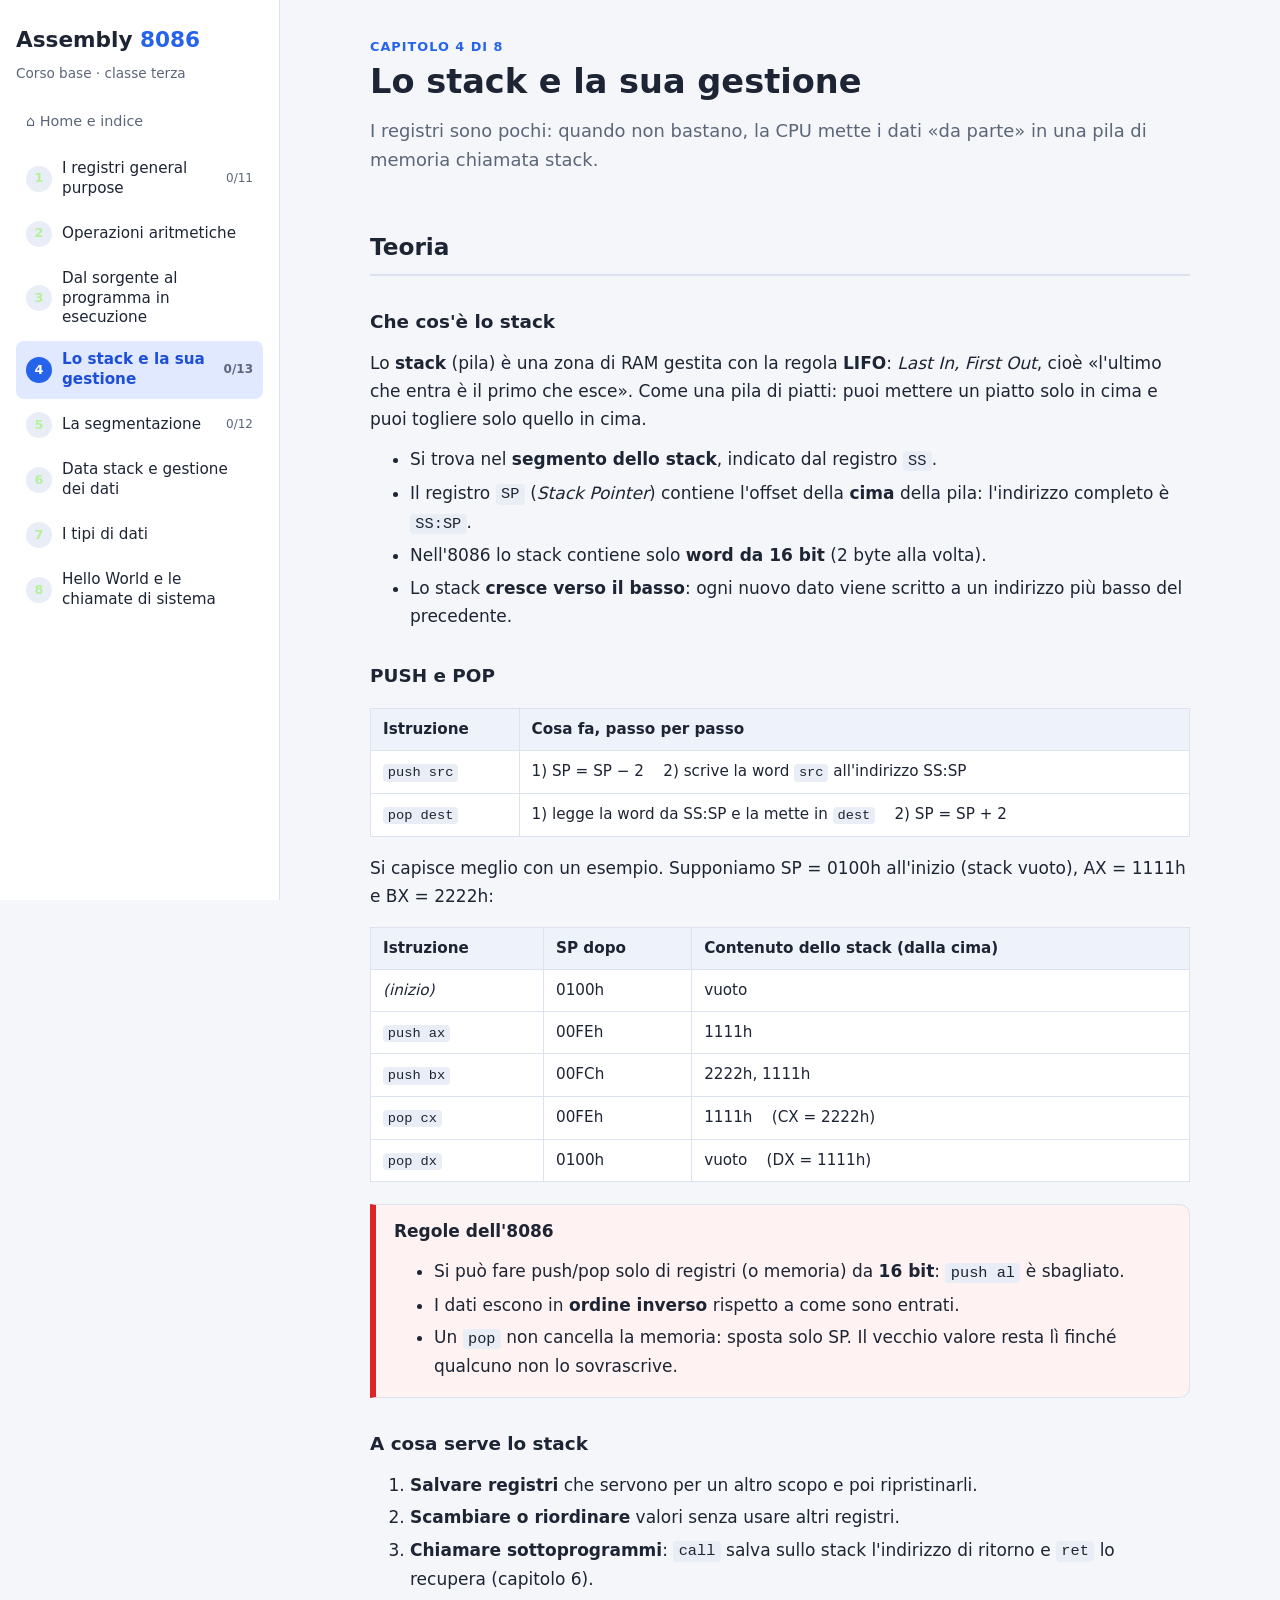
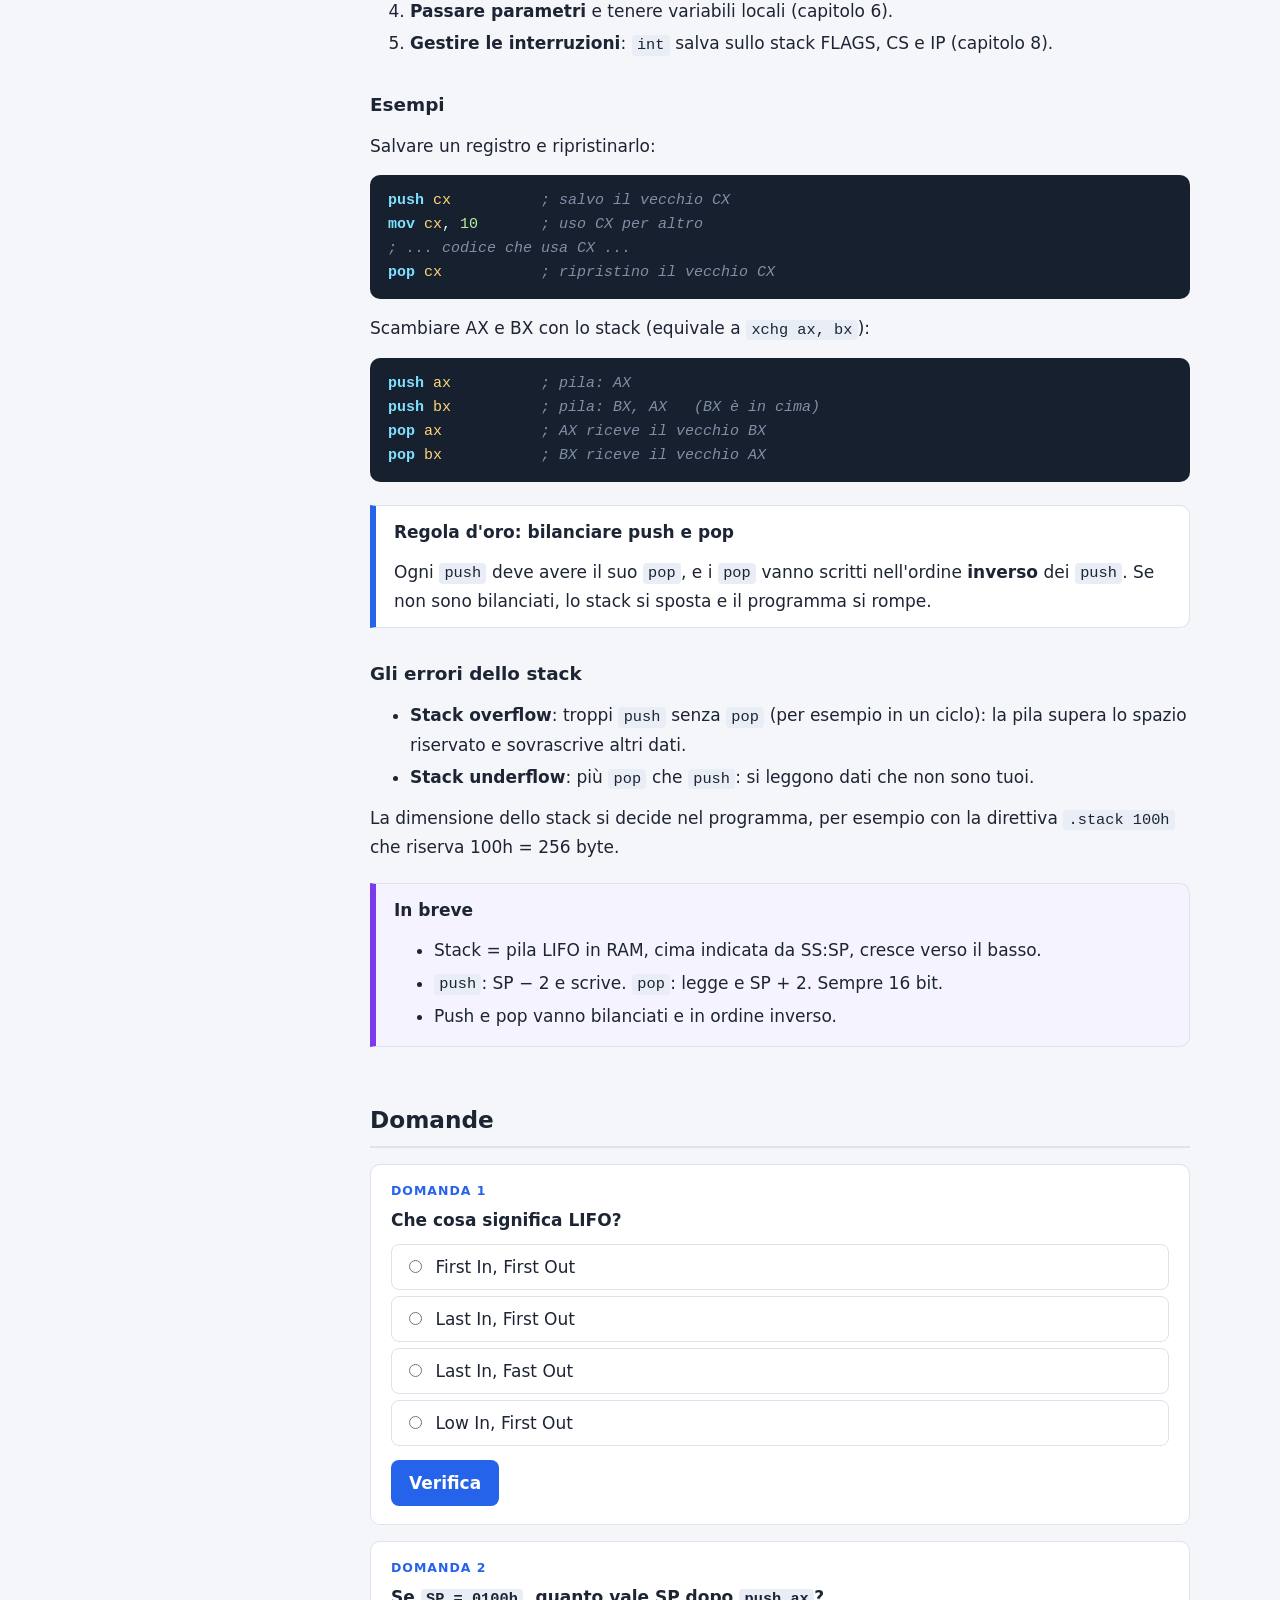
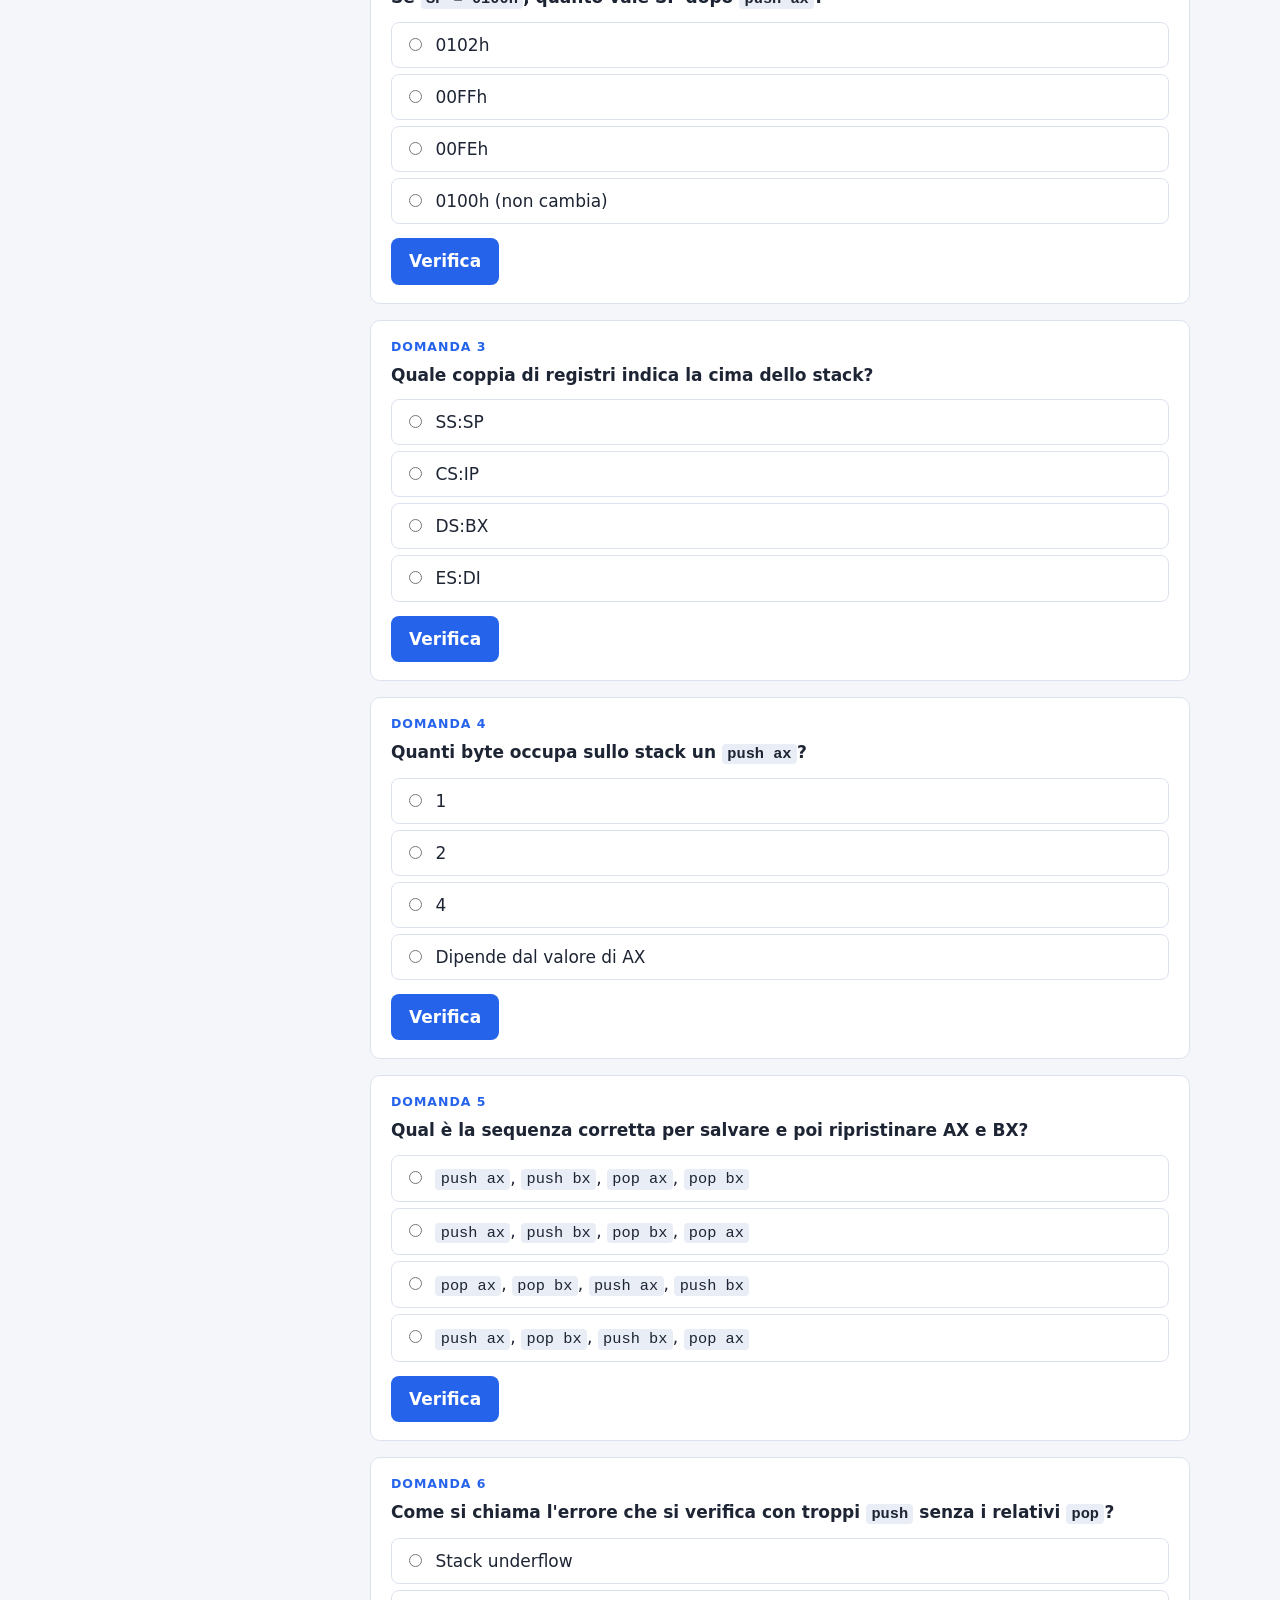
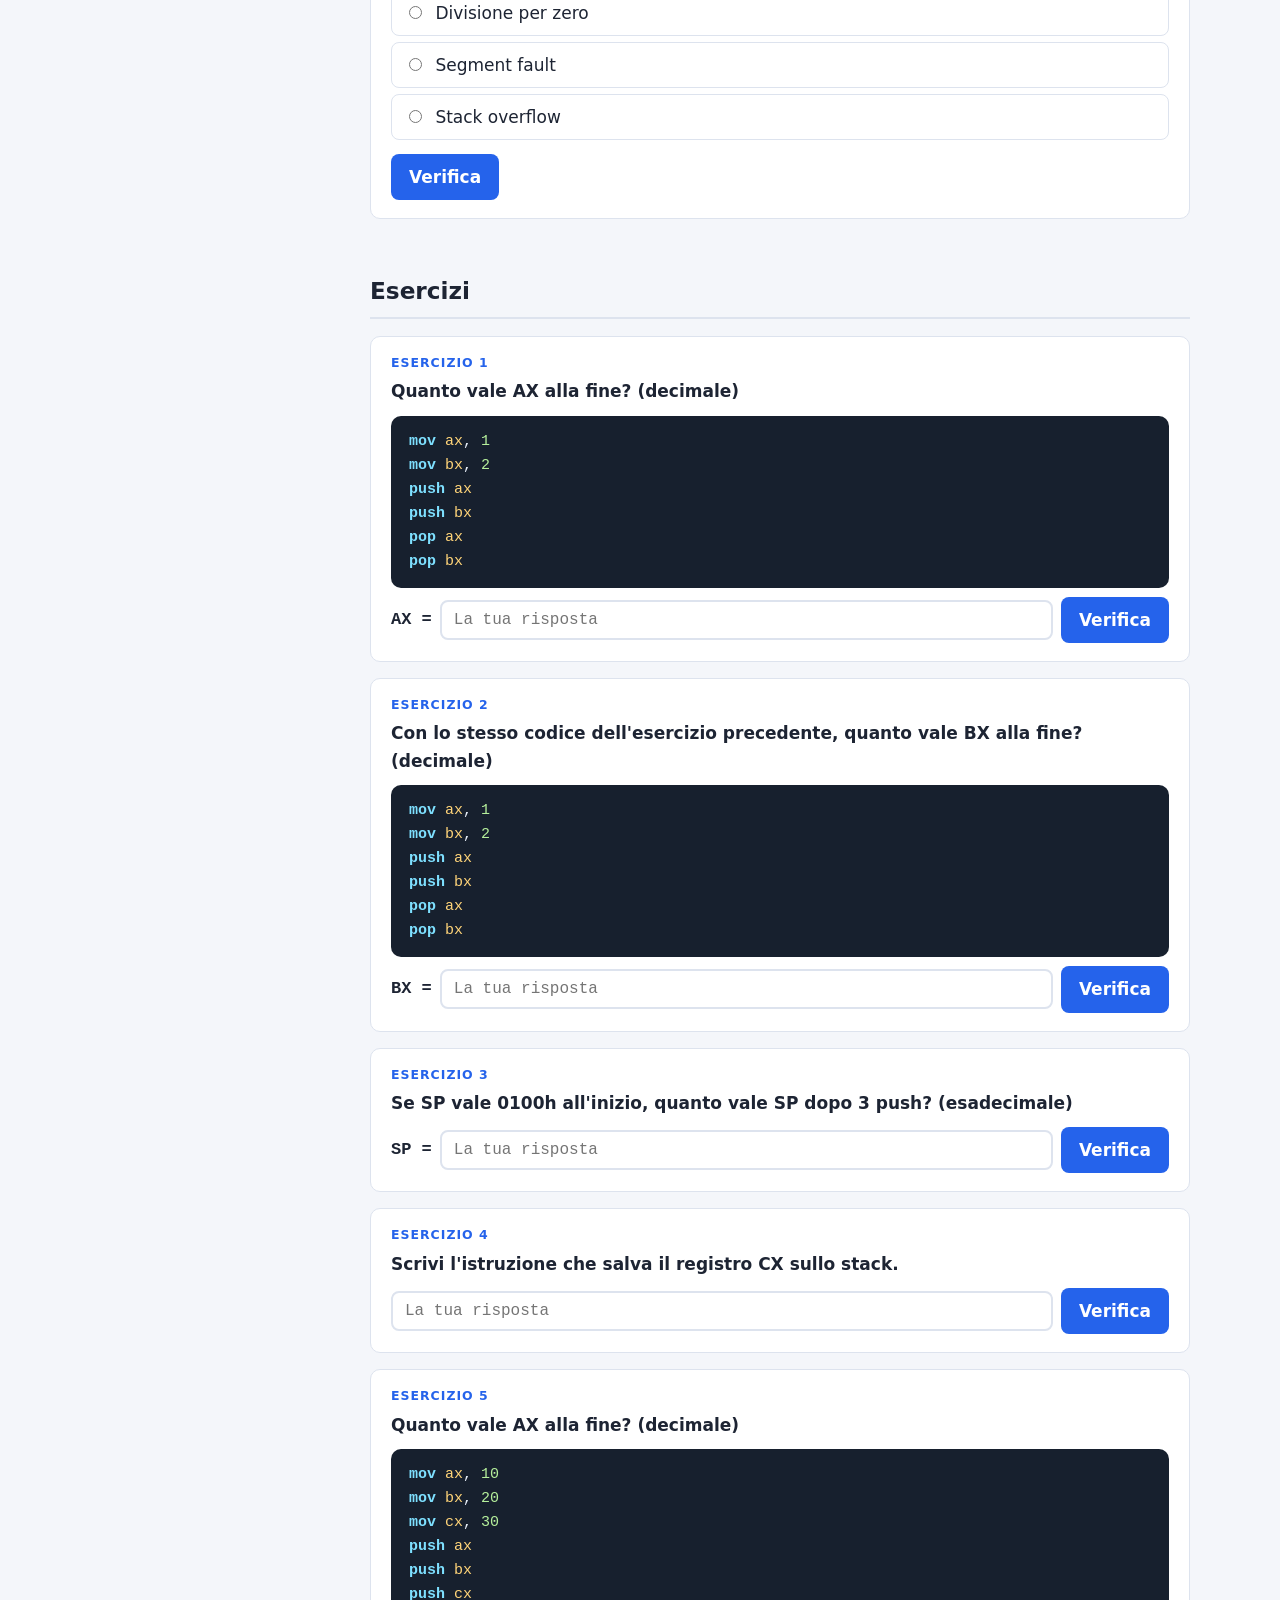
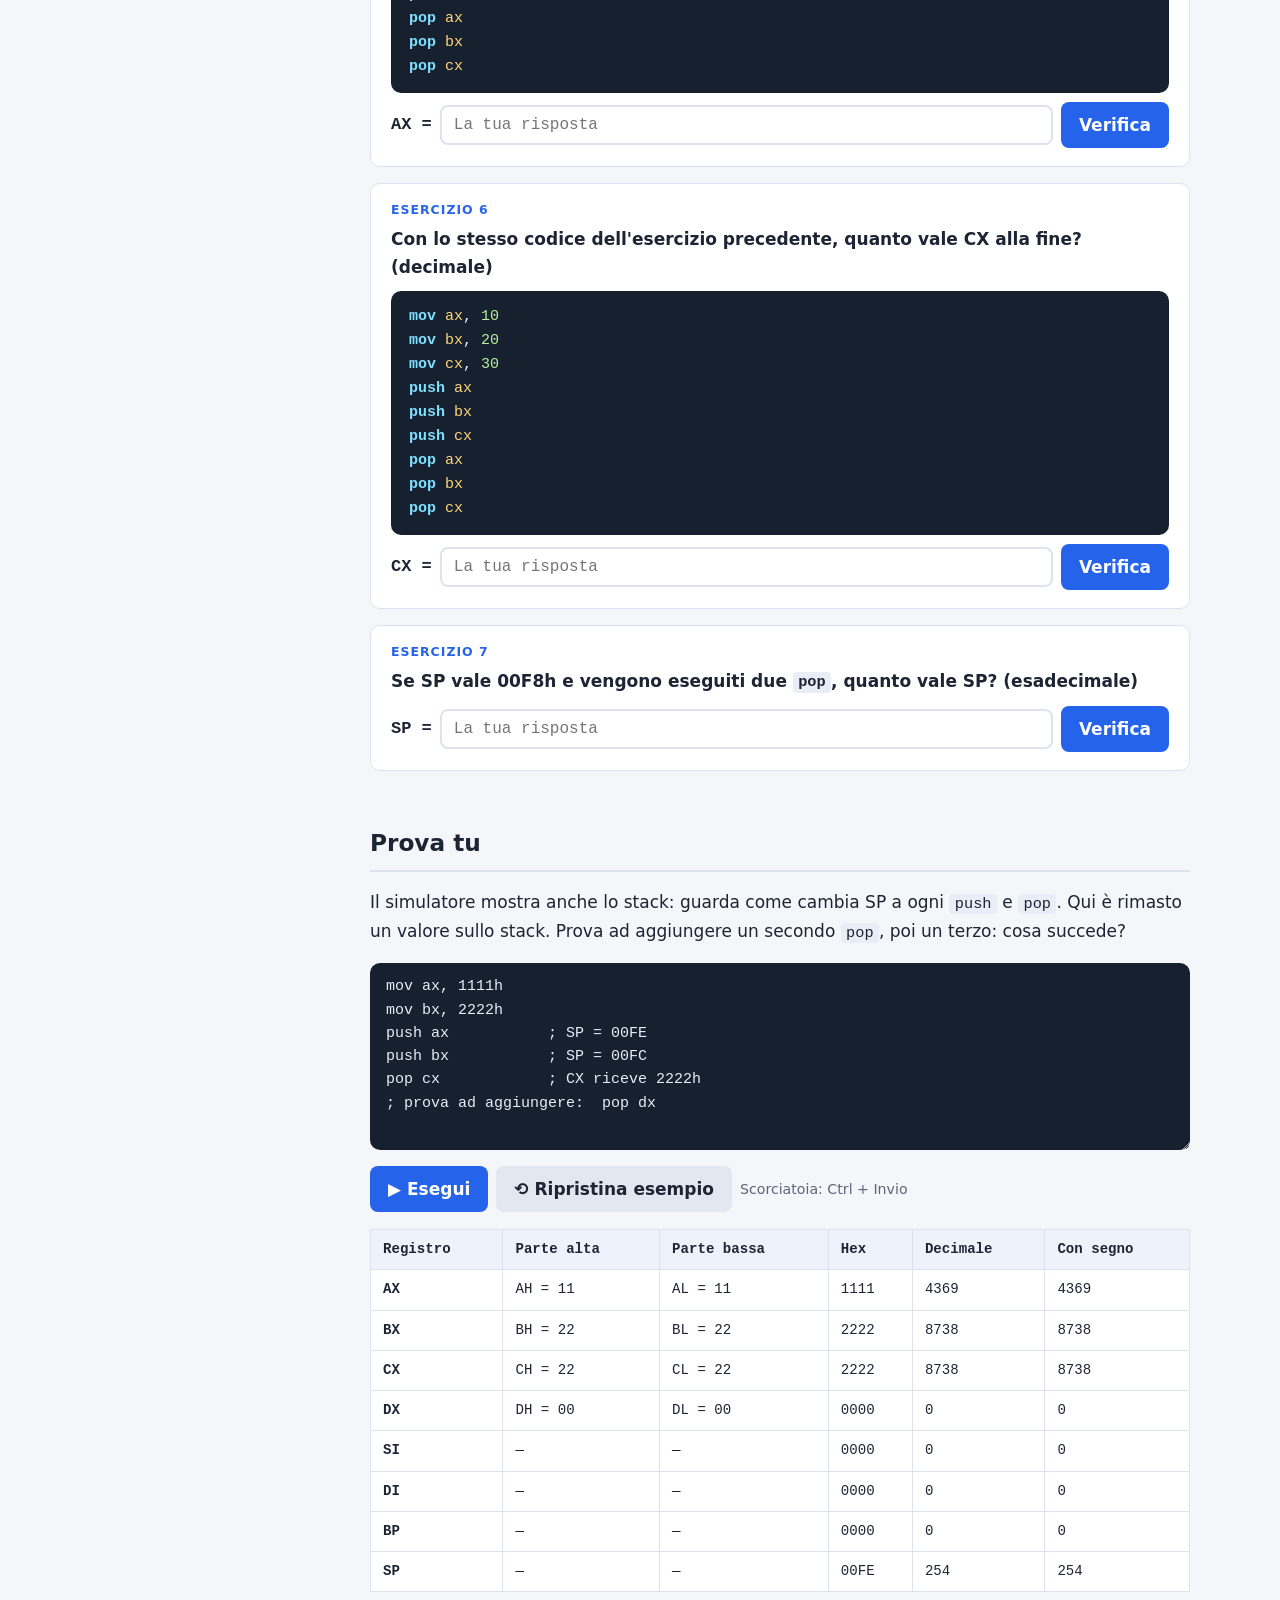
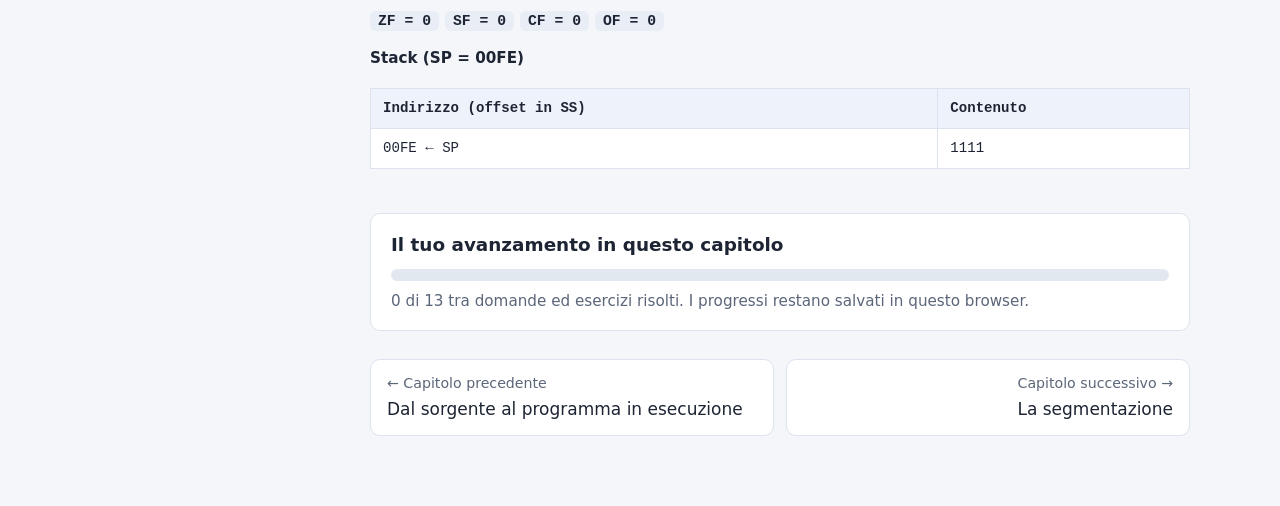
<file: stack.html>
<!DOCTYPE html>
<html lang="it">
<head>
<meta charset="UTF-8">
<meta name="viewport" content="width=device-width, initial-scale=1">
<meta name="theme-color" content="#17202e">
<title>4. Lo stack e la sua gestione · Assembly 8086</title>
<link rel="stylesheet" href="style.css">
</head>
<body data-page="stack">
<div id="layout">
  <aside id="sidebar"></aside>
  <main id="content">

    <p class="kicker">Capitolo 4 di 8</p>
    <h1>Lo stack e la sua gestione</h1>
    <p class="lead">I registri sono pochi: quando non bastano, la CPU mette i dati «da parte» in una pila di memoria chiamata stack.</p>

    <section id="teoria">
      <h2>Teoria</h2>

      <h3>Che cos'è lo stack</h3>
      <p>Lo <strong>stack</strong> (pila) è una zona di RAM gestita con la regola <strong>LIFO</strong>: <em>Last In, First Out</em>, cioè «l'ultimo che entra è il primo che esce». Come una pila di piatti: puoi mettere un piatto solo in cima e puoi togliere solo quello in cima.</p>
      <ul>
        <li>Si trova nel <strong>segmento dello stack</strong>, indicato dal registro <code>SS</code>.</li>
        <li>Il registro <code>SP</code> (<em>Stack Pointer</em>) contiene l'offset della <strong>cima</strong> della pila: l'indirizzo completo è <code>SS:SP</code>.</li>
        <li>Nell'8086 lo stack contiene solo <strong>word da 16 bit</strong> (2 byte alla volta).</li>
        <li>Lo stack <strong>cresce verso il basso</strong>: ogni nuovo dato viene scritto a un indirizzo più basso del precedente.</li>
      </ul>

      <h3>PUSH e POP</h3>
      <div class="table-wrap">
        <table>
          <thead><tr><th>Istruzione</th><th>Cosa fa, passo per passo</th></tr></thead>
          <tbody>
            <tr><td><code>push src</code></td><td>1) SP = SP − 2 &nbsp;&nbsp; 2) scrive la word <code>src</code> all'indirizzo SS:SP</td></tr>
            <tr><td><code>pop dest</code></td><td>1) legge la word da SS:SP e la mette in <code>dest</code> &nbsp;&nbsp; 2) SP = SP + 2</td></tr>
          </tbody>
        </table>
      </div>
      <p>Si capisce meglio con un esempio. Supponiamo SP = 0100h all'inizio (stack vuoto), AX = 1111h e BX = 2222h:</p>
      <div class="table-wrap">
        <table>
          <thead><tr><th>Istruzione</th><th>SP dopo</th><th>Contenuto dello stack (dalla cima)</th></tr></thead>
          <tbody>
            <tr><td><em>(inizio)</em></td><td>0100h</td><td>vuoto</td></tr>
            <tr><td><code>push ax</code></td><td>00FEh</td><td>1111h</td></tr>
            <tr><td><code>push bx</code></td><td>00FCh</td><td>2222h, 1111h</td></tr>
            <tr><td><code>pop cx</code></td><td>00FEh</td><td>1111h &nbsp;&nbsp; (CX = 2222h)</td></tr>
            <tr><td><code>pop dx</code></td><td>0100h</td><td>vuoto &nbsp;&nbsp; (DX = 1111h)</td></tr>
          </tbody>
        </table>
      </div>
      <div class="box attenzione">
        <span class="box-title">Regole dell'8086</span>
        <ul>
          <li>Si può fare push/pop solo di registri (o memoria) da <strong>16 bit</strong>: <code>push al</code> è sbagliato.</li>
          <li>I dati escono in <strong>ordine inverso</strong> rispetto a come sono entrati.</li>
          <li>Un <code>pop</code> non cancella la memoria: sposta solo SP. Il vecchio valore resta lì finché qualcuno non lo sovrascrive.</li>
        </ul>
      </div>

      <h3>A cosa serve lo stack</h3>
      <ol>
        <li><strong>Salvare registri</strong> che servono per un altro scopo e poi ripristinarli.</li>
        <li><strong>Scambiare o riordinare</strong> valori senza usare altri registri.</li>
        <li><strong>Chiamare sottoprogrammi</strong>: <code>call</code> salva sullo stack l'indirizzo di ritorno e <code>ret</code> lo recupera (capitolo 6).</li>
        <li><strong>Passare parametri</strong> e tenere variabili locali (capitolo 6).</li>
        <li><strong>Gestire le interruzioni</strong>: <code>int</code> salva sullo stack FLAGS, CS e IP (capitolo 8).</li>
      </ol>

      <h3>Esempi</h3>
      <p>Salvare un registro e ripristinarlo:</p>
      <pre class="asm">push cx          ; salvo il vecchio CX
mov cx, 10       ; uso CX per altro
; ... codice che usa CX ...
pop cx           ; ripristino il vecchio CX</pre>
      <p>Scambiare AX e BX con lo stack (equivale a <code>xchg ax, bx</code>):</p>
      <pre class="asm">push ax          ; pila: AX
push bx          ; pila: BX, AX   (BX è in cima)
pop ax           ; AX riceve il vecchio BX
pop bx           ; BX riceve il vecchio AX</pre>

      <div class="box teoria">
        <span class="box-title">Regola d'oro: bilanciare push e pop</span>
        <p>Ogni <code>push</code> deve avere il suo <code>pop</code>, e i <code>pop</code> vanno scritti nell'ordine <strong>inverso</strong> dei <code>push</code>. Se non sono bilanciati, lo stack si sposta e il programma si rompe.</p>
      </div>

      <h3>Gli errori dello stack</h3>
      <ul>
        <li><strong>Stack overflow</strong>: troppi <code>push</code> senza <code>pop</code> (per esempio in un ciclo): la pila supera lo spazio riservato e sovrascrive altri dati.</li>
        <li><strong>Stack underflow</strong>: più <code>pop</code> che <code>push</code>: si leggono dati che non sono tuoi.</li>
      </ul>
      <p>La dimensione dello stack si decide nel programma, per esempio con la direttiva <code>.stack 100h</code> che riserva 100h = 256 byte.</p>

      <div class="box breve">
        <span class="box-title">In breve</span>
        <ul>
          <li>Stack = pila LIFO in RAM, cima indicata da SS:SP, cresce verso il basso.</li>
          <li><code>push</code>: SP − 2 e scrive. <code>pop</code>: legge e SP + 2. Sempre 16 bit.</li>
          <li>Push e pop vanno bilanciati e in ordine inverso.</li>
        </ul>
      </div>
    </section>

    <section id="domande" class="practice">
      <h2>Domande</h2>

      <div class="quiz" data-answer="b" data-explain="LIFO significa Last In, First Out: l'ultimo dato inserito è il primo a essere estratto.">
        <p class="q">Che cosa significa LIFO?</p>
        <label><input type="radio" value="a"> First In, First Out</label>
        <label><input type="radio" value="b"> Last In, First Out</label>
        <label><input type="radio" value="c"> Last In, Fast Out</label>
        <label><input type="radio" value="d"> Low In, First Out</label>
      </div>

      <div class="quiz" data-answer="c" data-explain="push sottrae 2 a SP perché lo stack cresce verso il basso e ogni dato è di 2 byte: 0100h − 2 = 00FEh.">
        <p class="q">Se <code>SP = 0100h</code>, quanto vale SP dopo <code>push ax</code>?</p>
        <label><input type="radio" value="a"> 0102h</label>
        <label><input type="radio" value="b"> 00FFh</label>
        <label><input type="radio" value="c"> 00FEh</label>
        <label><input type="radio" value="d"> 0100h (non cambia)</label>
      </div>

      <div class="quiz" data-answer="a" data-explain="SS è il segmento dello stack e SP l'offset della cima: l'indirizzo è SS:SP.">
        <p class="q">Quale coppia di registri indica la cima dello stack?</p>
        <label><input type="radio" value="a"> SS:SP</label>
        <label><input type="radio" value="b"> CS:IP</label>
        <label><input type="radio" value="c"> DS:BX</label>
        <label><input type="radio" value="d"> ES:DI</label>
      </div>

      <div class="quiz" data-answer="b" data-explain="Nell'8086 lo stack lavora a word: ogni push occupa 2 byte.">
        <p class="q">Quanti byte occupa sullo stack un <code>push ax</code>?</p>
        <label><input type="radio" value="a"> 1</label>
        <label><input type="radio" value="b"> 2</label>
        <label><input type="radio" value="c"> 4</label>
        <label><input type="radio" value="d"> Dipende dal valore di AX</label>
      </div>

      <div class="quiz" data-answer="b" data-explain="I pop vanno in ordine inverso rispetto ai push: l'ultimo registro salvato (BX) va ripristinato per primo.">
        <p class="q">Qual è la sequenza corretta per salvare e poi ripristinare AX e BX?</p>
        <label><input type="radio" value="a"> <code>push ax</code>, <code>push bx</code>, <code>pop ax</code>, <code>pop bx</code></label>
        <label><input type="radio" value="b"> <code>push ax</code>, <code>push bx</code>, <code>pop bx</code>, <code>pop ax</code></label>
        <label><input type="radio" value="c"> <code>pop ax</code>, <code>pop bx</code>, <code>push ax</code>, <code>push bx</code></label>
        <label><input type="radio" value="d"> <code>push ax</code>, <code>pop bx</code>, <code>push bx</code>, <code>pop ax</code></label>
      </div>

      <div class="quiz" data-answer="d" data-explain="Troppi push senza pop riempiono lo stack oltre il limite: è lo stack overflow.">
        <p class="q">Come si chiama l'errore che si verifica con troppi <code>push</code> senza i relativi <code>pop</code>?</p>
        <label><input type="radio" value="a"> Stack underflow</label>
        <label><input type="radio" value="b"> Divisione per zero</label>
        <label><input type="radio" value="c"> Segment fault</label>
        <label><input type="radio" value="d"> Stack overflow</label>
      </div>
    </section>

    <section id="esercizi" class="practice">
      <h2>Esercizi</h2>

      <div class="exercise" data-type="num" data-answers="2" data-label="AX =" data-hint="Con i pop i valori escono al contrario: l'ultimo inserito esce per primo." data-explain="Pila dopo i push: BX (2) in cima, AX (1) sotto. Il primo pop (pop ax) prende il 2.">
        <p class="q">Quanto vale AX alla fine? (decimale)</p>
        <pre class="asm">mov ax, 1
mov bx, 2
push ax
push bx
pop ax
pop bx</pre>
      </div>

      <div class="exercise" data-type="num" data-answers="1" data-label="BX =" data-hint="Con lo stesso codice di prima: il secondo pop prende il valore rimasto sotto." data-explain="Il secondo pop (pop bx) estrae il valore rimasto, cioè il vecchio AX = 1. I due registri sono stati scambiati.">
        <p class="q">Con lo stesso codice dell'esercizio precedente, quanto vale BX alla fine? (decimale)</p>
        <pre class="asm">mov ax, 1
mov bx, 2
push ax
push bx
pop ax
pop bx</pre>
      </div>

      <div class="exercise" data-type="num" data-answers="00FA" data-label="SP =" data-hint="Ogni push toglie 2 a SP: tre push tolgono 6. Calcola 0100h − 6 in esadecimale." data-explain="3 push × 2 byte = 6 byte. 0100h − 6 = 00FAh.">
        <p class="q">Se SP vale 0100h all'inizio, quanto vale SP dopo 3 push? (esadecimale)</p>
      </div>

      <div class="exercise" data-type="text" data-answers="push cx" data-solution="push cx" data-hint="L'istruzione è push seguita dal nome del registro." data-explain="push cx salva CX sulla cima dello stack.">
        <p class="q">Scrivi l'istruzione che salva il registro CX sullo stack.</p>
      </div>

      <div class="exercise" data-type="num" data-answers="30" data-label="AX =" data-hint="L'ultimo push è stato push cx (30): è il primo valore a uscire." data-explain="Pila dalla cima: 30, 20, 10. Il primo pop (pop ax) prende 30.">
        <p class="q">Quanto vale AX alla fine? (decimale)</p>
        <pre class="asm">mov ax, 10
mov bx, 20
mov cx, 30
push ax
push bx
push cx
pop ax
pop bx
pop cx</pre>
      </div>

      <div class="exercise" data-type="num" data-answers="10" data-label="CX =" data-hint="L'ultimo pop (pop cx) estrae il valore che era in fondo alla pila." data-explain="L'ultimo pop estrae il valore più vecchio, cioè quello pushato per primo (AX = 10).">
        <p class="q">Con lo stesso codice dell'esercizio precedente, quanto vale CX alla fine? (decimale)</p>
        <pre class="asm">mov ax, 10
mov bx, 20
mov cx, 30
push ax
push bx
push cx
pop ax
pop bx
pop cx</pre>
      </div>

      <div class="exercise" data-type="num" data-answers="00FC" data-label="SP =" data-hint="Ogni pop aggiunge 2 a SP." data-explain="Due pop = 4 byte: 00F8h + 4 = 00FCh.">
        <p class="q">Se SP vale 00F8h e vengono eseguiti due <code>pop</code>, quanto vale SP? (esadecimale)</p>
      </div>
    </section>

    <section id="prova">
      <h2>Prova tu</h2>
      <p>Il simulatore mostra anche lo stack: guarda come cambia SP a ogni <code>push</code> e <code>pop</code>. Qui è rimasto un valore sullo stack. Prova ad aggiungere un secondo <code>pop</code>, poi un terzo: cosa succede?</p>
      <div class="sim"><textarea>mov ax, 1111h
mov bx, 2222h
push ax           ; SP = 00FE
push bx           ; SP = 00FC
pop cx            ; CX riceve 2222h
; prova ad aggiungere:  pop dx</textarea></div>
    </section>

  </main>
</div>
<script src="script.js"></script>
</body>
</html>
</file>
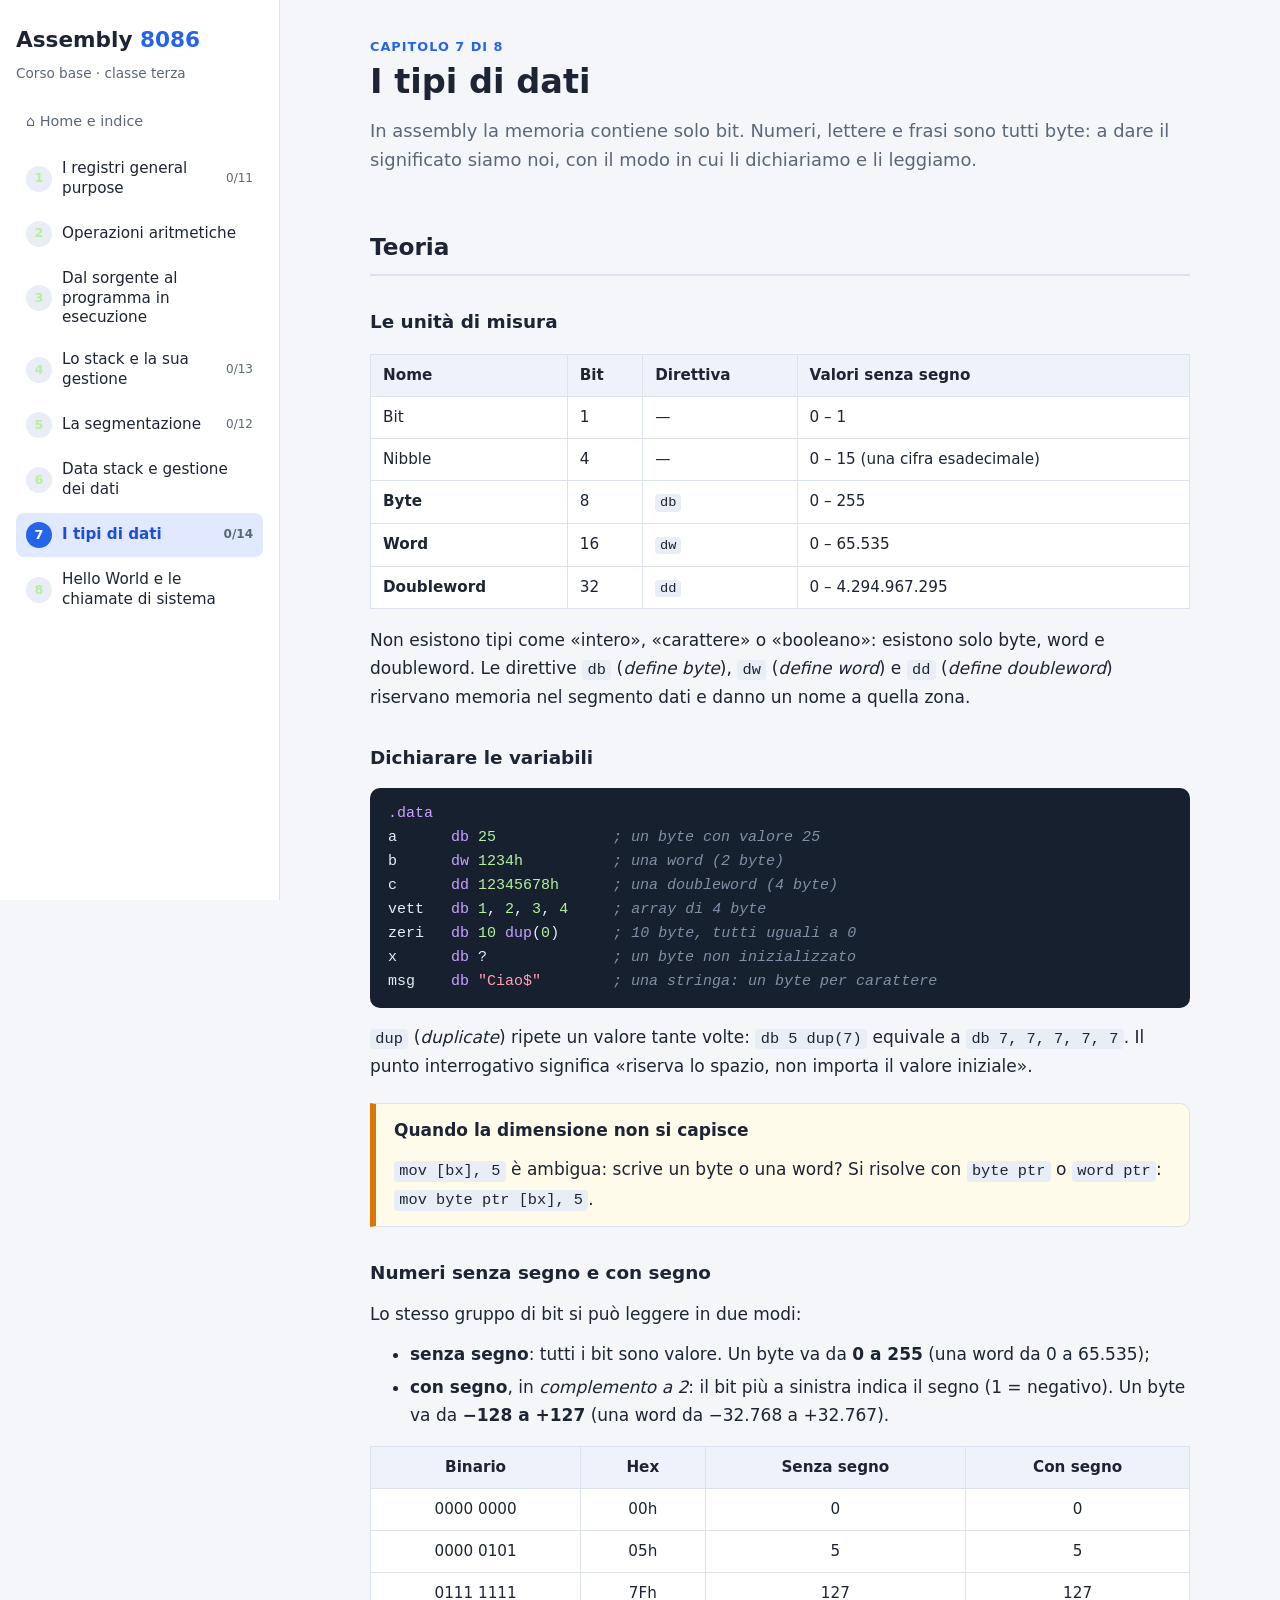
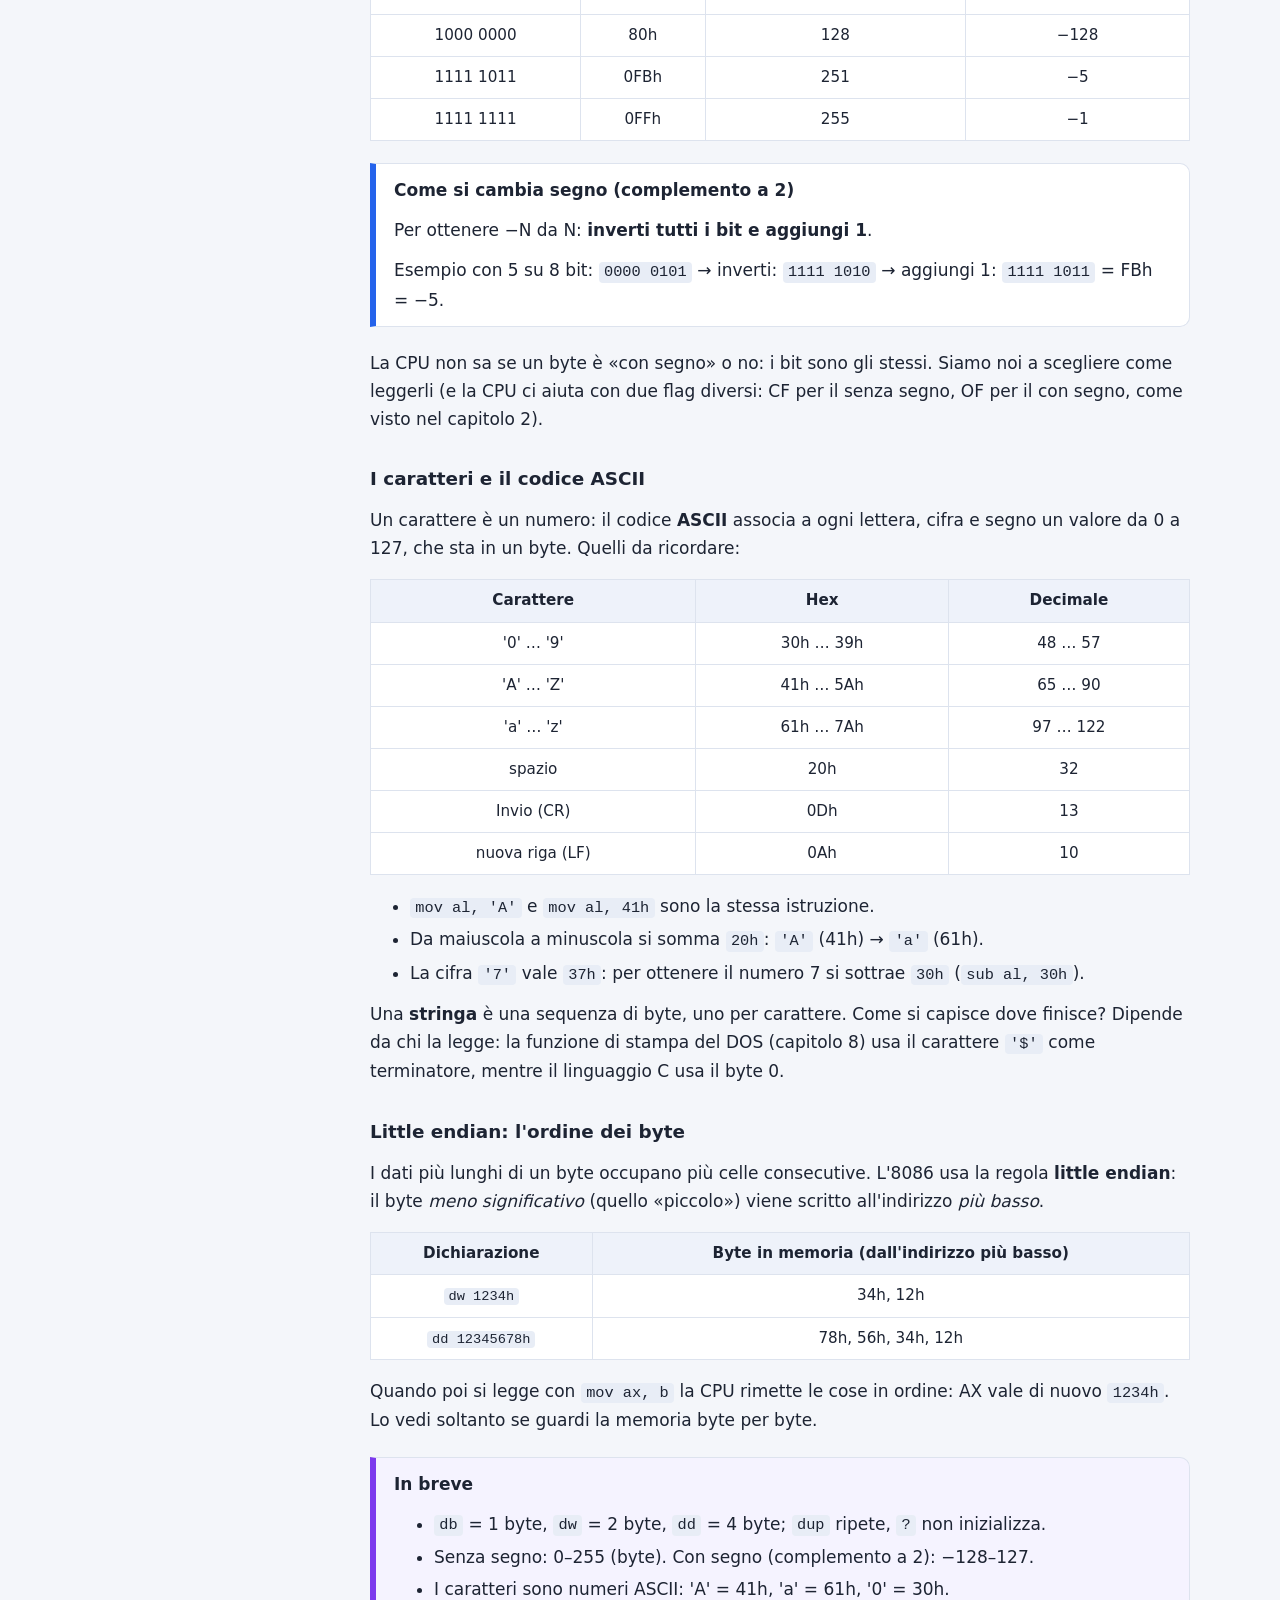
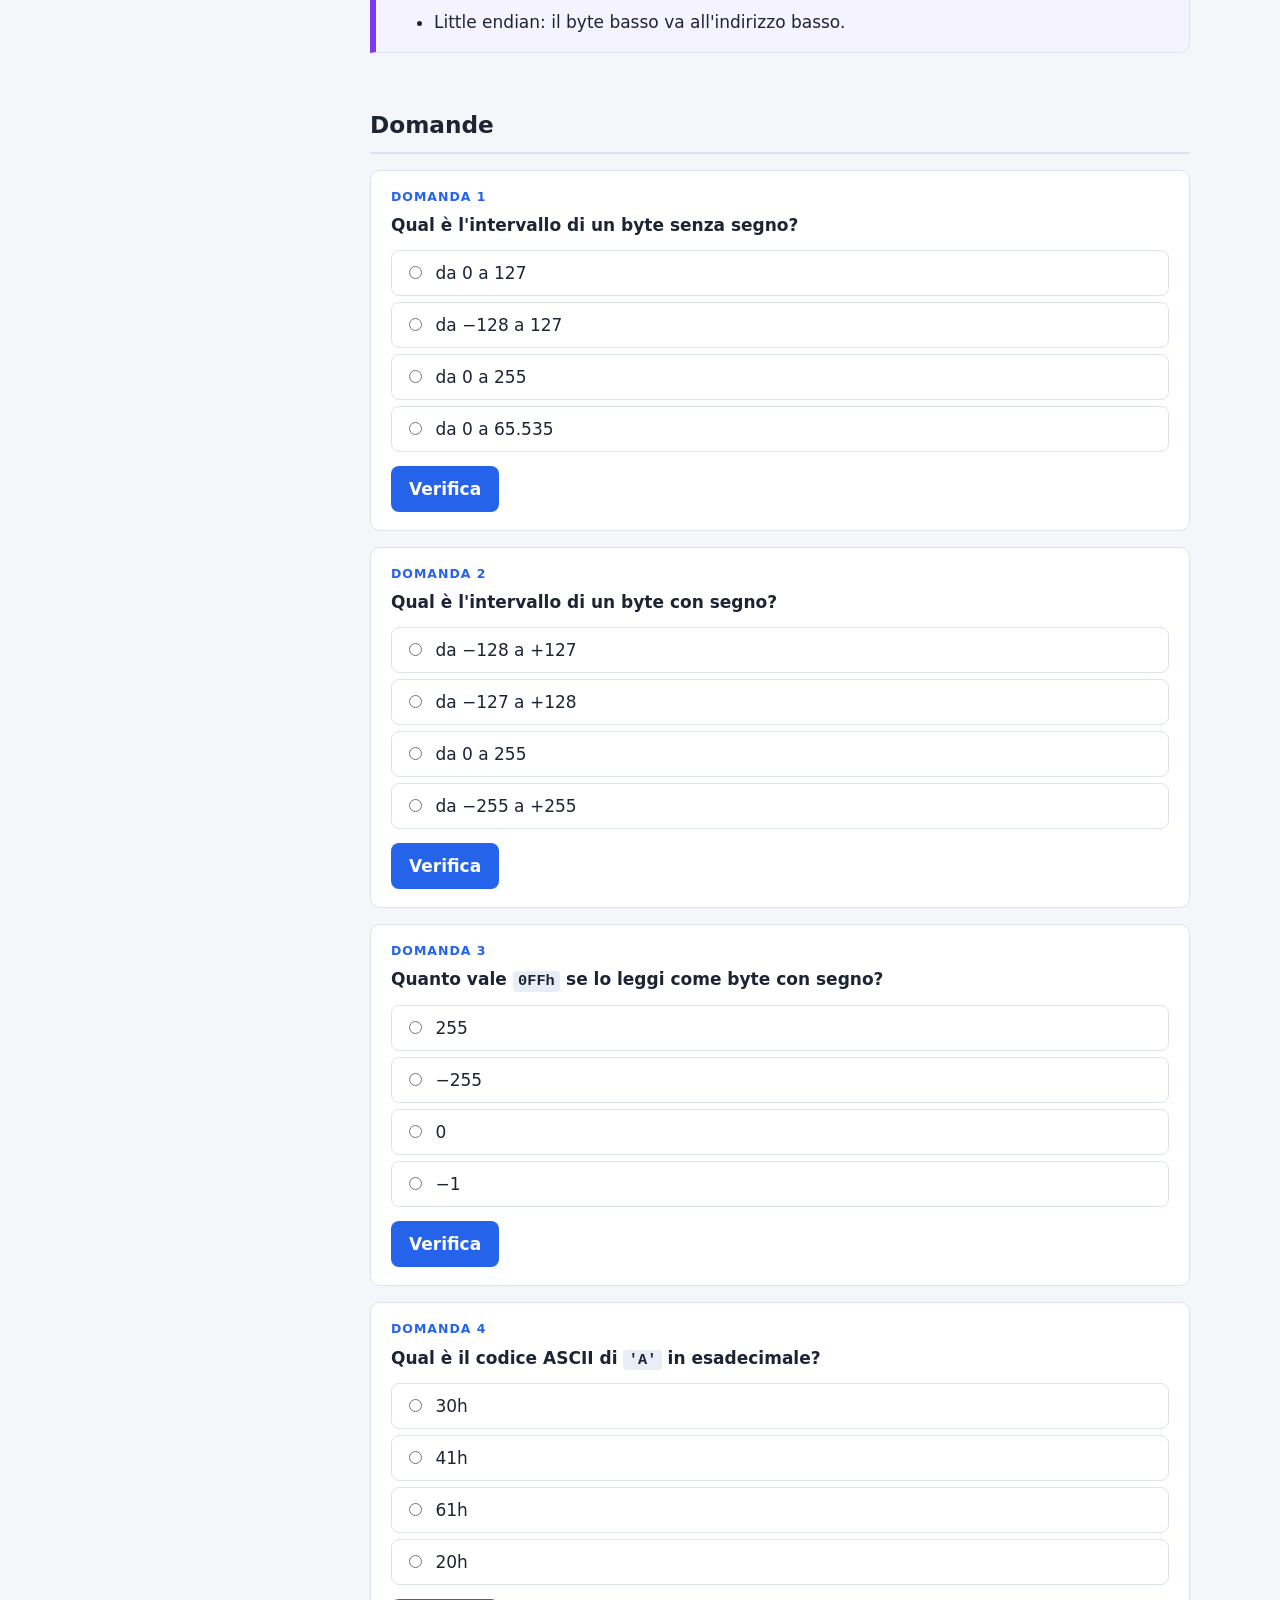
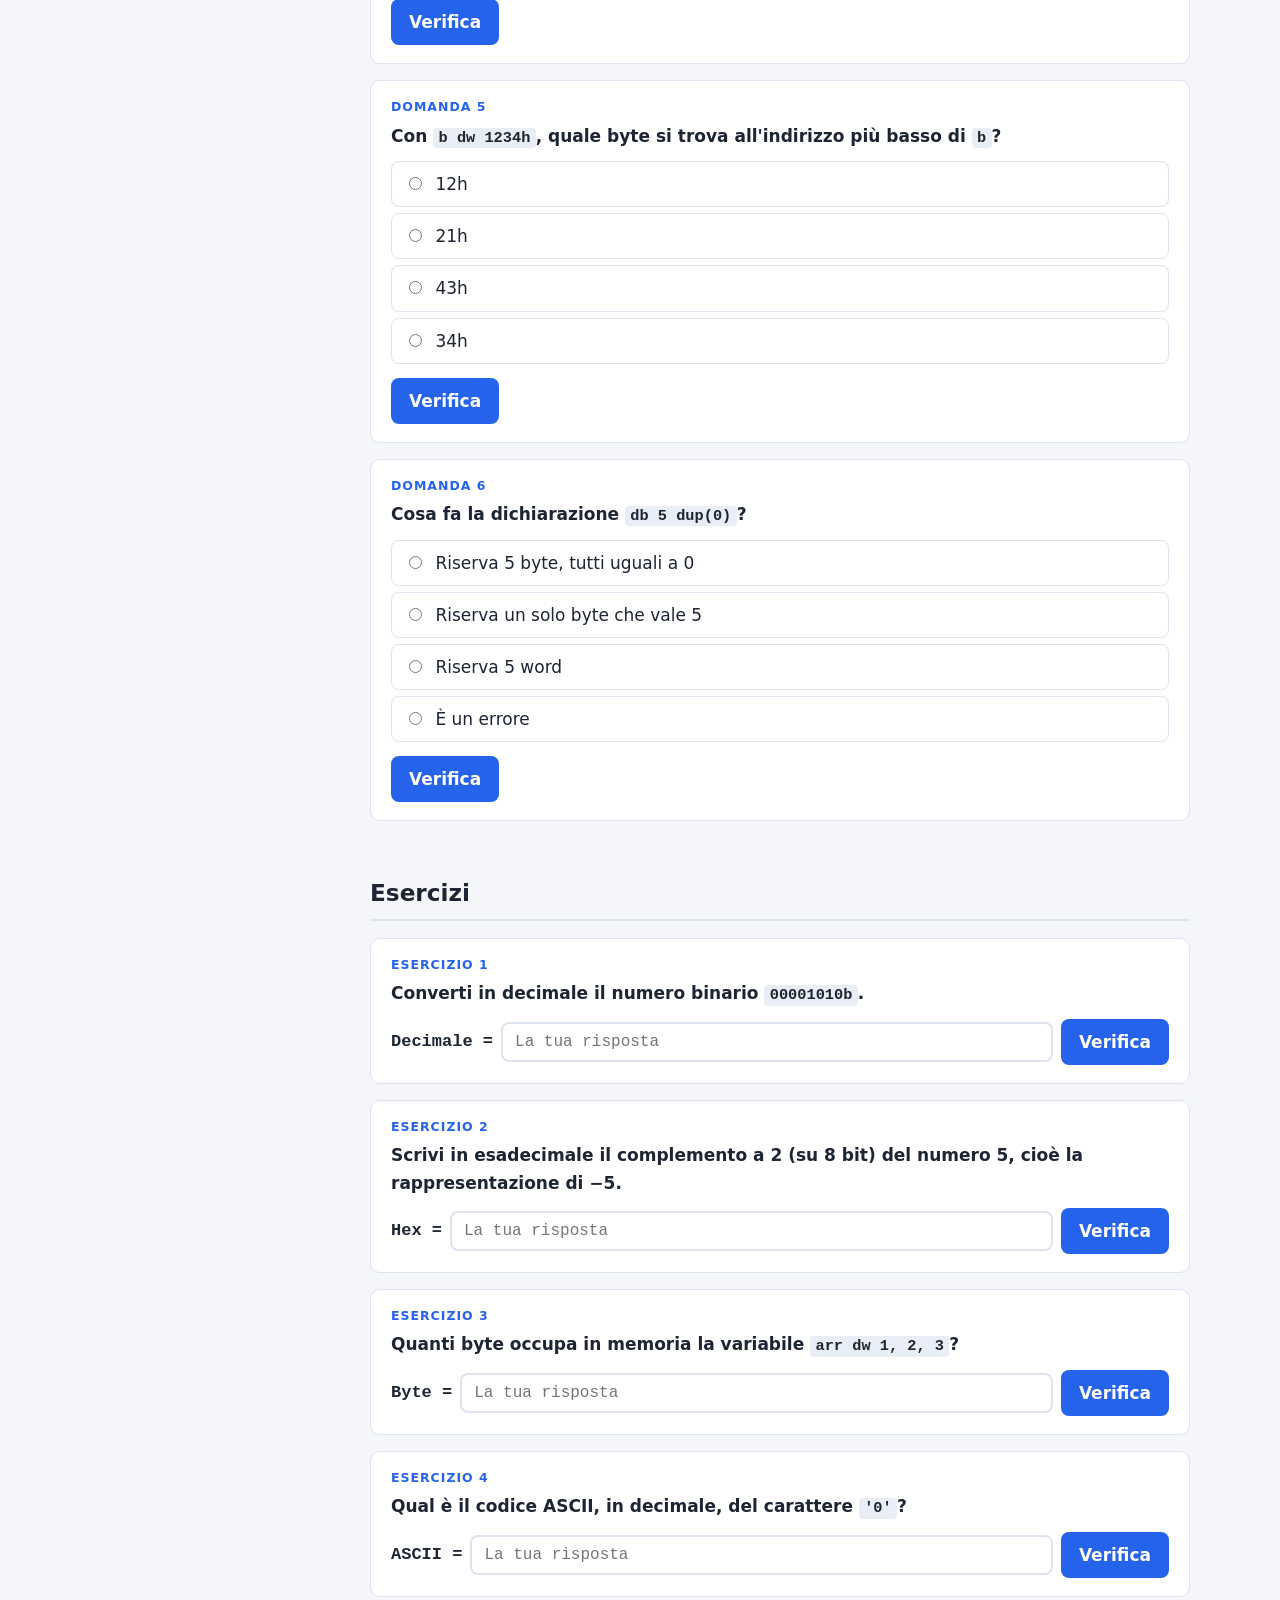
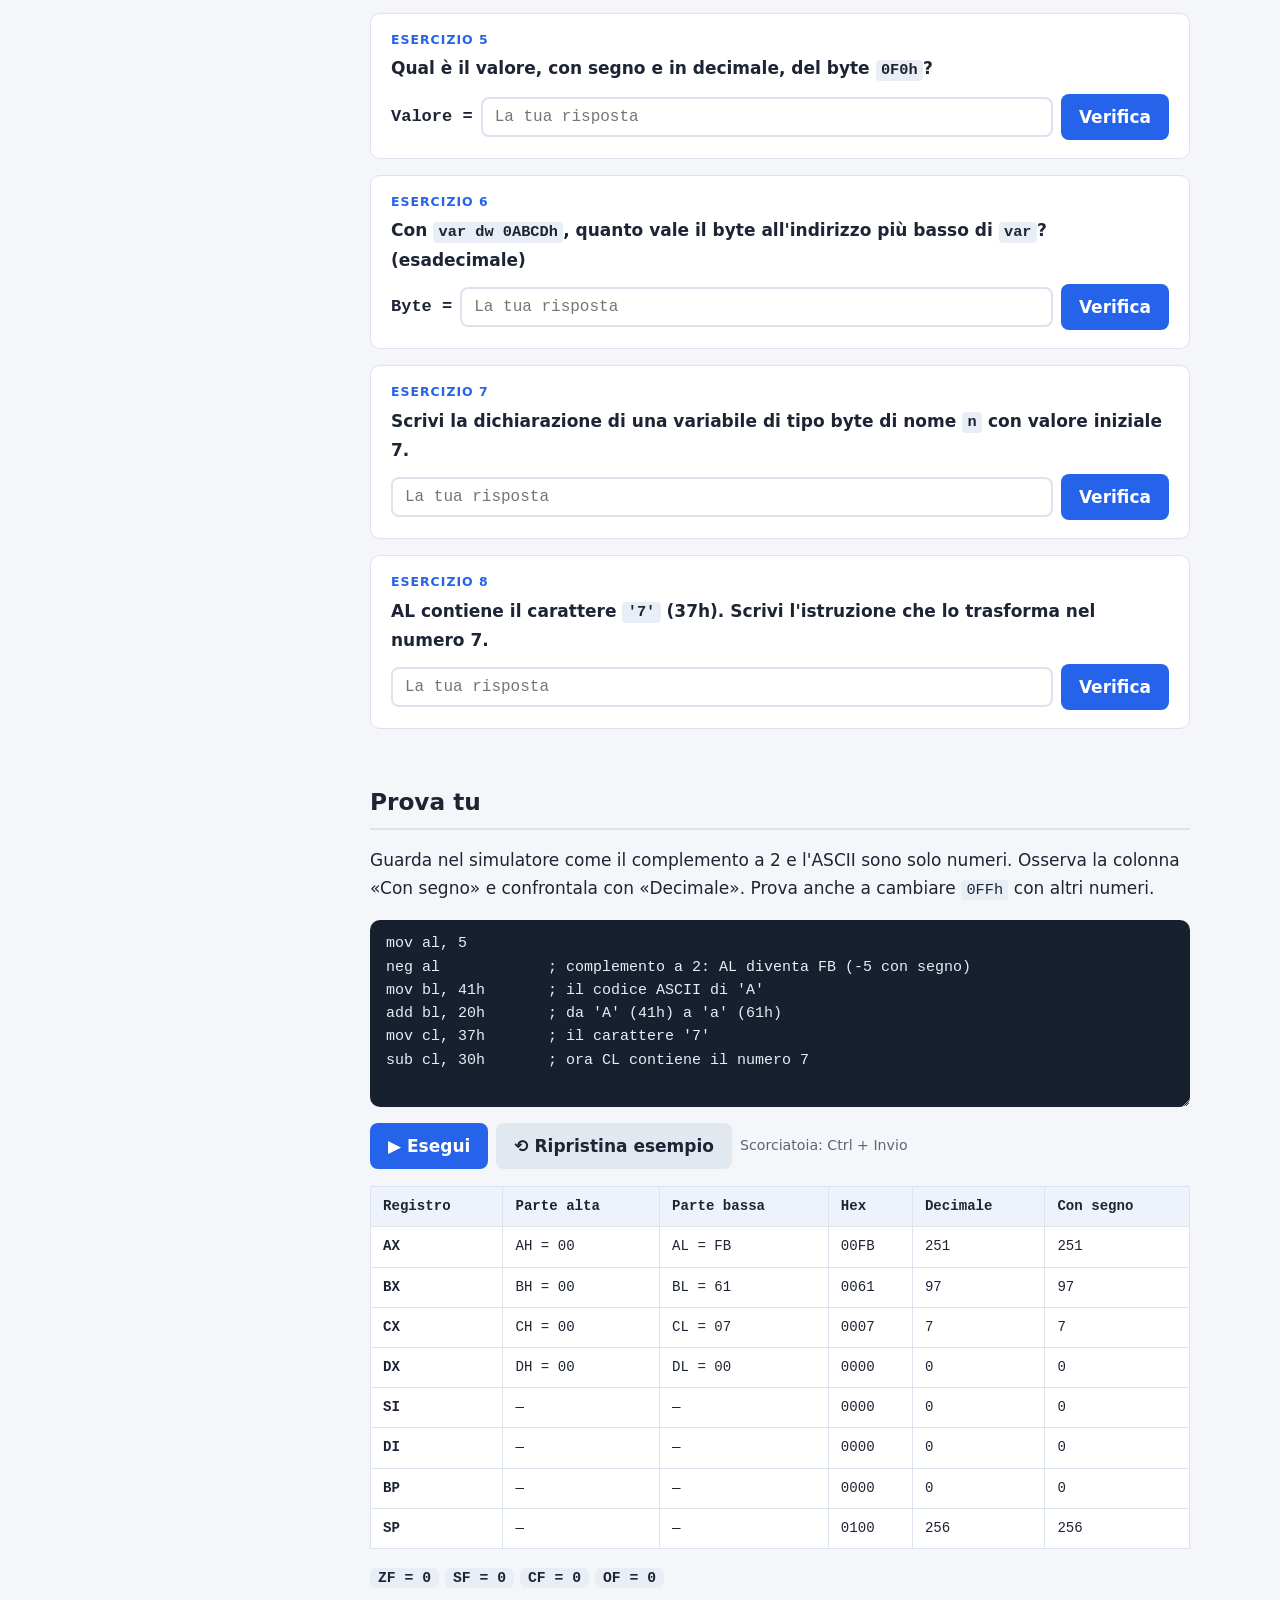
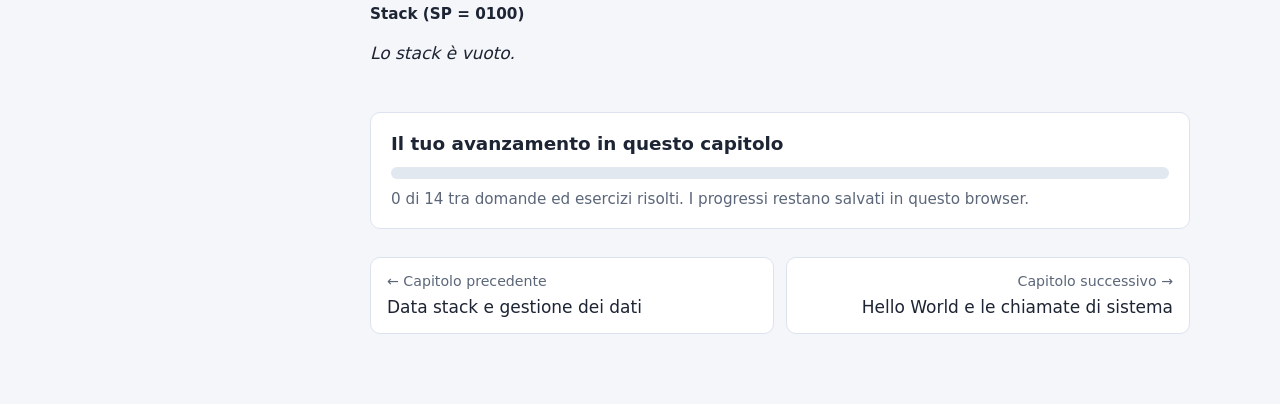
<file: tipi-di-dati.html>
<!DOCTYPE html>
<html lang="it">
<head>
<meta charset="UTF-8">
<meta name="viewport" content="width=device-width, initial-scale=1">
<meta name="theme-color" content="#17202e">
<title>7. I tipi di dati · Assembly 8086</title>
<link rel="stylesheet" href="style.css">
</head>
<body data-page="tipi-di-dati">
<div id="layout">
  <aside id="sidebar"></aside>
  <main id="content">

    <p class="kicker">Capitolo 7 di 8</p>
    <h1>I tipi di dati</h1>
    <p class="lead">In assembly la memoria contiene solo bit. Numeri, lettere e frasi sono tutti byte: a dare il significato siamo noi, con il modo in cui li dichiariamo e li leggiamo.</p>

    <section id="teoria">
      <h2>Teoria</h2>

      <h3>Le unità di misura</h3>
      <div class="table-wrap">
        <table>
          <thead><tr><th>Nome</th><th>Bit</th><th>Direttiva</th><th>Valori senza segno</th></tr></thead>
          <tbody>
            <tr><td>Bit</td><td>1</td><td>—</td><td>0 – 1</td></tr>
            <tr><td>Nibble</td><td>4</td><td>—</td><td>0 – 15 (una cifra esadecimale)</td></tr>
            <tr><td><strong>Byte</strong></td><td>8</td><td><code>db</code></td><td>0 – 255</td></tr>
            <tr><td><strong>Word</strong></td><td>16</td><td><code>dw</code></td><td>0 – 65.535</td></tr>
            <tr><td><strong>Doubleword</strong></td><td>32</td><td><code>dd</code></td><td>0 – 4.294.967.295</td></tr>
          </tbody>
        </table>
      </div>
      <p>Non esistono tipi come «intero», «carattere» o «booleano»: esistono solo byte, word e doubleword. Le direttive <code>db</code> (<em>define byte</em>), <code>dw</code> (<em>define word</em>) e <code>dd</code> (<em>define doubleword</em>) riservano memoria nel segmento dati e danno un nome a quella zona.</p>

      <h3>Dichiarare le variabili</h3>
      <pre class="asm">.data
a      db 25             ; un byte con valore 25
b      dw 1234h          ; una word (2 byte)
c      dd 12345678h      ; una doubleword (4 byte)
vett   db 1, 2, 3, 4     ; array di 4 byte
zeri   db 10 dup(0)      ; 10 byte, tutti uguali a 0
x      db ?              ; un byte non inizializzato
msg    db "Ciao$"        ; una stringa: un byte per carattere</pre>
      <p><code>dup</code> (<em>duplicate</em>) ripete un valore tante volte: <code>db 5 dup(7)</code> equivale a <code>db 7, 7, 7, 7, 7</code>. Il punto interrogativo significa «riserva lo spazio, non importa il valore iniziale».</p>
      <div class="box nota">
        <span class="box-title">Quando la dimensione non si capisce</span>
        <p><code>mov [bx], 5</code> è ambigua: scrive un byte o una word? Si risolve con <code>byte ptr</code> o <code>word ptr</code>: <code>mov byte ptr [bx], 5</code>.</p>
      </div>

      <h3>Numeri senza segno e con segno</h3>
      <p>Lo stesso gruppo di bit si può leggere in due modi:</p>
      <ul>
        <li><strong>senza segno</strong>: tutti i bit sono valore. Un byte va da <strong>0 a 255</strong> (una word da 0 a 65.535);</li>
        <li><strong>con segno</strong>, in <em>complemento a 2</em>: il bit più a sinistra indica il segno (1 = negativo). Un byte va da <strong>−128 a +127</strong> (una word da −32.768 a +32.767).</li>
      </ul>
      <div class="table-wrap">
        <table class="center">
          <thead><tr><th>Binario</th><th>Hex</th><th>Senza segno</th><th>Con segno</th></tr></thead>
          <tbody>
            <tr><td>0000 0000</td><td>00h</td><td>0</td><td>0</td></tr>
            <tr><td>0000 0101</td><td>05h</td><td>5</td><td>5</td></tr>
            <tr><td>0111 1111</td><td>7Fh</td><td>127</td><td>127</td></tr>
            <tr><td>1000 0000</td><td>80h</td><td>128</td><td>−128</td></tr>
            <tr><td>1111 1011</td><td>0FBh</td><td>251</td><td>−5</td></tr>
            <tr><td>1111 1111</td><td>0FFh</td><td>255</td><td>−1</td></tr>
          </tbody>
        </table>
      </div>
      <div class="box teoria">
        <span class="box-title">Come si cambia segno (complemento a 2)</span>
        <p>Per ottenere −N da N: <strong>inverti tutti i bit e aggiungi 1</strong>.</p>
        <p>Esempio con 5 su 8 bit: <code>0000 0101</code> → inverti: <code>1111 1010</code> → aggiungi 1: <code>1111 1011</code> = FBh = −5.</p>
      </div>
      <p>La CPU non sa se un byte è «con segno» o no: i bit sono gli stessi. Siamo noi a scegliere come leggerli (e la CPU ci aiuta con due flag diversi: CF per il senza segno, OF per il con segno, come visto nel capitolo 2).</p>

      <h3>I caratteri e il codice ASCII</h3>
      <p>Un carattere è un numero: il codice <strong>ASCII</strong> associa a ogni lettera, cifra e segno un valore da 0 a 127, che sta in un byte. Quelli da ricordare:</p>
      <div class="table-wrap">
        <table class="center">
          <thead><tr><th>Carattere</th><th>Hex</th><th>Decimale</th></tr></thead>
          <tbody>
            <tr><td>'0' … '9'</td><td>30h … 39h</td><td>48 … 57</td></tr>
            <tr><td>'A' … 'Z'</td><td>41h … 5Ah</td><td>65 … 90</td></tr>
            <tr><td>'a' … 'z'</td><td>61h … 7Ah</td><td>97 … 122</td></tr>
            <tr><td>spazio</td><td>20h</td><td>32</td></tr>
            <tr><td>Invio (CR)</td><td>0Dh</td><td>13</td></tr>
            <tr><td>nuova riga (LF)</td><td>0Ah</td><td>10</td></tr>
          </tbody>
        </table>
      </div>
      <ul>
        <li><code>mov al, 'A'</code> e <code>mov al, 41h</code> sono la stessa istruzione.</li>
        <li>Da maiuscola a minuscola si somma <code>20h</code>: <code>'A'</code> (41h) → <code>'a'</code> (61h).</li>
        <li>La cifra <code>'7'</code> vale <code>37h</code>: per ottenere il numero 7 si sottrae <code>30h</code> (<code>sub al, 30h</code>).</li>
      </ul>
      <p>Una <strong>stringa</strong> è una sequenza di byte, uno per carattere. Come si capisce dove finisce? Dipende da chi la legge: la funzione di stampa del DOS (capitolo 8) usa il carattere <code>'$'</code> come terminatore, mentre il linguaggio C usa il byte 0.</p>

      <h3>Little endian: l'ordine dei byte</h3>
      <p>I dati più lunghi di un byte occupano più celle consecutive. L'8086 usa la regola <strong>little endian</strong>: il byte <em>meno significativo</em> (quello «piccolo») viene scritto all'indirizzo <em>più basso</em>.</p>
      <div class="table-wrap">
        <table class="center">
          <thead><tr><th>Dichiarazione</th><th>Byte in memoria (dall'indirizzo più basso)</th></tr></thead>
          <tbody>
            <tr><td><code>dw 1234h</code></td><td>34h, 12h</td></tr>
            <tr><td><code>dd 12345678h</code></td><td>78h, 56h, 34h, 12h</td></tr>
          </tbody>
        </table>
      </div>
      <p>Quando poi si legge con <code>mov ax, b</code> la CPU rimette le cose in ordine: AX vale di nuovo <code>1234h</code>. Lo vedi soltanto se guardi la memoria byte per byte.</p>

      <div class="box breve">
        <span class="box-title">In breve</span>
        <ul>
          <li><code>db</code> = 1 byte, <code>dw</code> = 2 byte, <code>dd</code> = 4 byte; <code>dup</code> ripete, <code>?</code> non inizializza.</li>
          <li>Senza segno: 0–255 (byte). Con segno (complemento a 2): −128–127.</li>
          <li>I caratteri sono numeri ASCII: 'A' = 41h, 'a' = 61h, '0' = 30h.</li>
          <li>Little endian: il byte basso va all'indirizzo basso.</li>
        </ul>
      </div>
    </section>

    <section id="domande" class="practice">
      <h2>Domande</h2>

      <div class="quiz" data-answer="c" data-explain="Con 8 bit si hanno 2^8 = 256 combinazioni, quindi senza segno da 0 a 255.">
        <p class="q">Qual è l'intervallo di un byte <strong>senza segno</strong>?</p>
        <label><input type="radio" value="a"> da 0 a 127</label>
        <label><input type="radio" value="b"> da −128 a 127</label>
        <label><input type="radio" value="c"> da 0 a 255</label>
        <label><input type="radio" value="d"> da 0 a 65.535</label>
      </div>

      <div class="quiz" data-answer="a" data-explain="In complemento a 2 con 8 bit si rappresentano i numeri da −128 a +127.">
        <p class="q">Qual è l'intervallo di un byte <strong>con segno</strong>?</p>
        <label><input type="radio" value="a"> da −128 a +127</label>
        <label><input type="radio" value="b"> da −127 a +128</label>
        <label><input type="radio" value="c"> da 0 a 255</label>
        <label><input type="radio" value="d"> da −255 a +255</label>
      </div>

      <div class="quiz" data-answer="d" data-explain="FFh = 1111 1111b: letto con segno (complemento a 2) vale −1; letto senza segno vale 255.">
        <p class="q">Quanto vale <code>0FFh</code> se lo leggi come byte <strong>con segno</strong>?</p>
        <label><input type="radio" value="a"> 255</label>
        <label><input type="radio" value="b"> −255</label>
        <label><input type="radio" value="c"> 0</label>
        <label><input type="radio" value="d"> −1</label>
      </div>

      <div class="quiz" data-answer="b" data-explain="'A' ha codice ASCII 65 decimale, cioè 41h. Le minuscole iniziano da 61h, le cifre da 30h.">
        <p class="q">Qual è il codice ASCII di <code>'A'</code> in esadecimale?</p>
        <label><input type="radio" value="a"> 30h</label>
        <label><input type="radio" value="b"> 41h</label>
        <label><input type="radio" value="c"> 61h</label>
        <label><input type="radio" value="d"> 20h</label>
      </div>

      <div class="quiz" data-answer="d" data-explain="Little endian: il byte meno significativo (34h) va all'indirizzo più basso, quello più significativo (12h) all'indirizzo successivo.">
        <p class="q">Con <code>b dw 1234h</code>, quale byte si trova all'indirizzo <strong>più basso</strong> di <code>b</code>?</p>
        <label><input type="radio" value="a"> 12h</label>
        <label><input type="radio" value="b"> 21h</label>
        <label><input type="radio" value="c"> 43h</label>
        <label><input type="radio" value="d"> 34h</label>
      </div>

      <div class="quiz" data-answer="a" data-explain="dup ripete il valore indicato: db 5 dup(0) riserva 5 byte tutti uguali a 0.">
        <p class="q">Cosa fa la dichiarazione <code>db 5 dup(0)</code>?</p>
        <label><input type="radio" value="a"> Riserva 5 byte, tutti uguali a 0</label>
        <label><input type="radio" value="b"> Riserva un solo byte che vale 5</label>
        <label><input type="radio" value="c"> Riserva 5 word</label>
        <label><input type="radio" value="d"> È un errore</label>
      </div>
    </section>

    <section id="esercizi" class="practice">
      <h2>Esercizi</h2>

      <div class="exercise" data-type="num" data-answers="10" data-label="Decimale =" data-hint="Somma i valori dei bit a 1: 8 e 2." data-explain="00001010b = 8 + 2 = 10.">
        <p class="q">Converti in decimale il numero binario <code>00001010b</code>.</p>
      </div>

      <div class="exercise" data-type="num" data-answers="FB" data-label="Hex =" data-hint="5 = 00000101b. Inverti tutti i bit (11111010b) e aggiungi 1." data-explain="11111010b + 1 = 11111011b = FBh, che rappresenta −5 su 8 bit.">
        <p class="q">Scrivi in esadecimale il complemento a 2 (su 8 bit) del numero 5, cioè la rappresentazione di −5.</p>
      </div>

      <div class="exercise" data-type="num" data-answers="6" data-label="Byte =" data-hint="Ci sono 3 valori, e ognuno è una word (dw)." data-explain="3 elementi × 2 byte (una word) = 6 byte.">
        <p class="q">Quanti byte occupa in memoria la variabile <code>arr dw 1, 2, 3</code>?</p>
      </div>

      <div class="exercise" data-type="num" data-answers="48" data-label="ASCII =" data-hint="Le cifre iniziano da 30h: converti 30h in decimale." data-explain="'0' = 30h = 3 × 16 = 48. Quindi '1' = 49, '2' = 50 e così via.">
        <p class="q">Qual è il codice ASCII, in <strong>decimale</strong>, del carattere <code>'0'</code>?</p>
      </div>

      <div class="exercise" data-type="num" data-answers="-16" data-label="Valore =" data-hint="F0h senza segno è 240. Con segno su 8 bit si sottrae 256." data-explain="F0h = 240 senza segno; con segno è 240 − 256 = −16.">
        <p class="q">Qual è il valore, <strong>con segno</strong> e in decimale, del byte <code>0F0h</code>?</p>
      </div>

      <div class="exercise" data-type="num" data-answers="CD" data-label="Byte =" data-hint="Little endian: il byte meno significativo va all'indirizzo più basso." data-explain="ABCDh è fatto dai byte AB (alto) e CD (basso): in memoria prima c'è CDh, poi ABh.">
        <p class="q">Con <code>var dw 0ABCDh</code>, quanto vale il byte all'indirizzo <strong>più basso</strong> di <code>var</code>? (esadecimale)</p>
      </div>

      <div class="exercise" data-type="text" data-answers="n db 7|n db 07h|n db 7h|n db 0x07" data-solution="n db 7" data-hint="La forma è: nome direttiva valore. La direttiva per un byte è db." data-explain="n db 7 riserva un byte di nome n e lo inizializza a 7.">
        <p class="q">Scrivi la dichiarazione di una variabile di tipo byte di nome <code>n</code> con valore iniziale 7.</p>
      </div>

      <div class="exercise" data-type="text" data-answers="sub al,30h|sub al,'0'|sub al,48|sub al,0x30" data-solution="sub al, 30h" data-hint="Il codice ASCII delle cifre parte da 30h: come ottieni il numero dalla cifra?" data-explain="Il carattere '7' vale 37h; togliendo 30h si ottiene il numero 7.">
        <p class="q">AL contiene il carattere <code>'7'</code> (37h). Scrivi l'istruzione che lo trasforma nel numero 7.</p>
      </div>
    </section>

    <section id="prova">
      <h2>Prova tu</h2>
      <p>Guarda nel simulatore come il complemento a 2 e l'ASCII sono solo numeri. Osserva la colonna «Con segno» e confrontala con «Decimale». Prova anche a cambiare <code>0FFh</code> con altri numeri.</p>
      <div class="sim"><textarea>mov al, 5
neg al            ; complemento a 2: AL diventa FB (-5 con segno)
mov bl, 41h       ; il codice ASCII di 'A'
add bl, 20h       ; da 'A' (41h) a 'a' (61h)
mov cl, 37h       ; il carattere '7'
sub cl, 30h       ; ora CL contiene il numero 7</textarea></div>
    </section>

  </main>
</div>
<script src="script.js"></script>
</body>
</html>
</file>
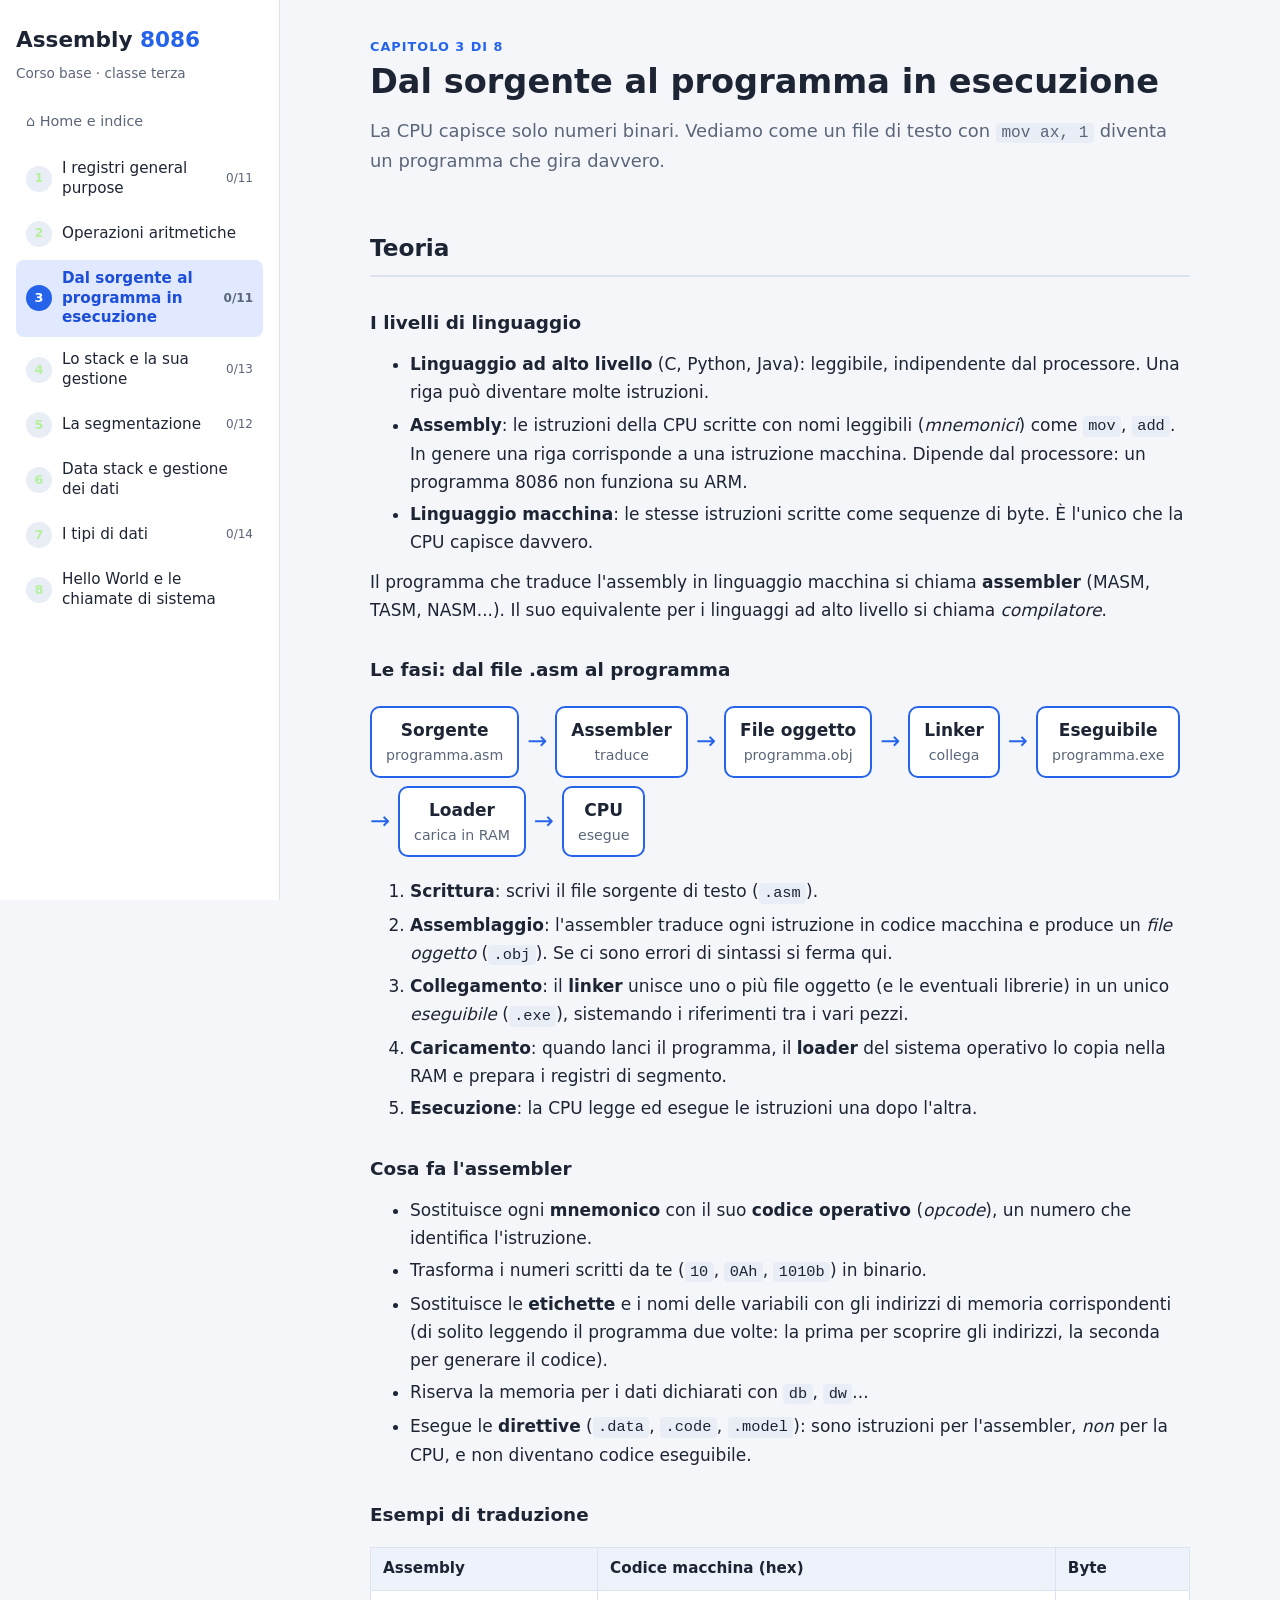
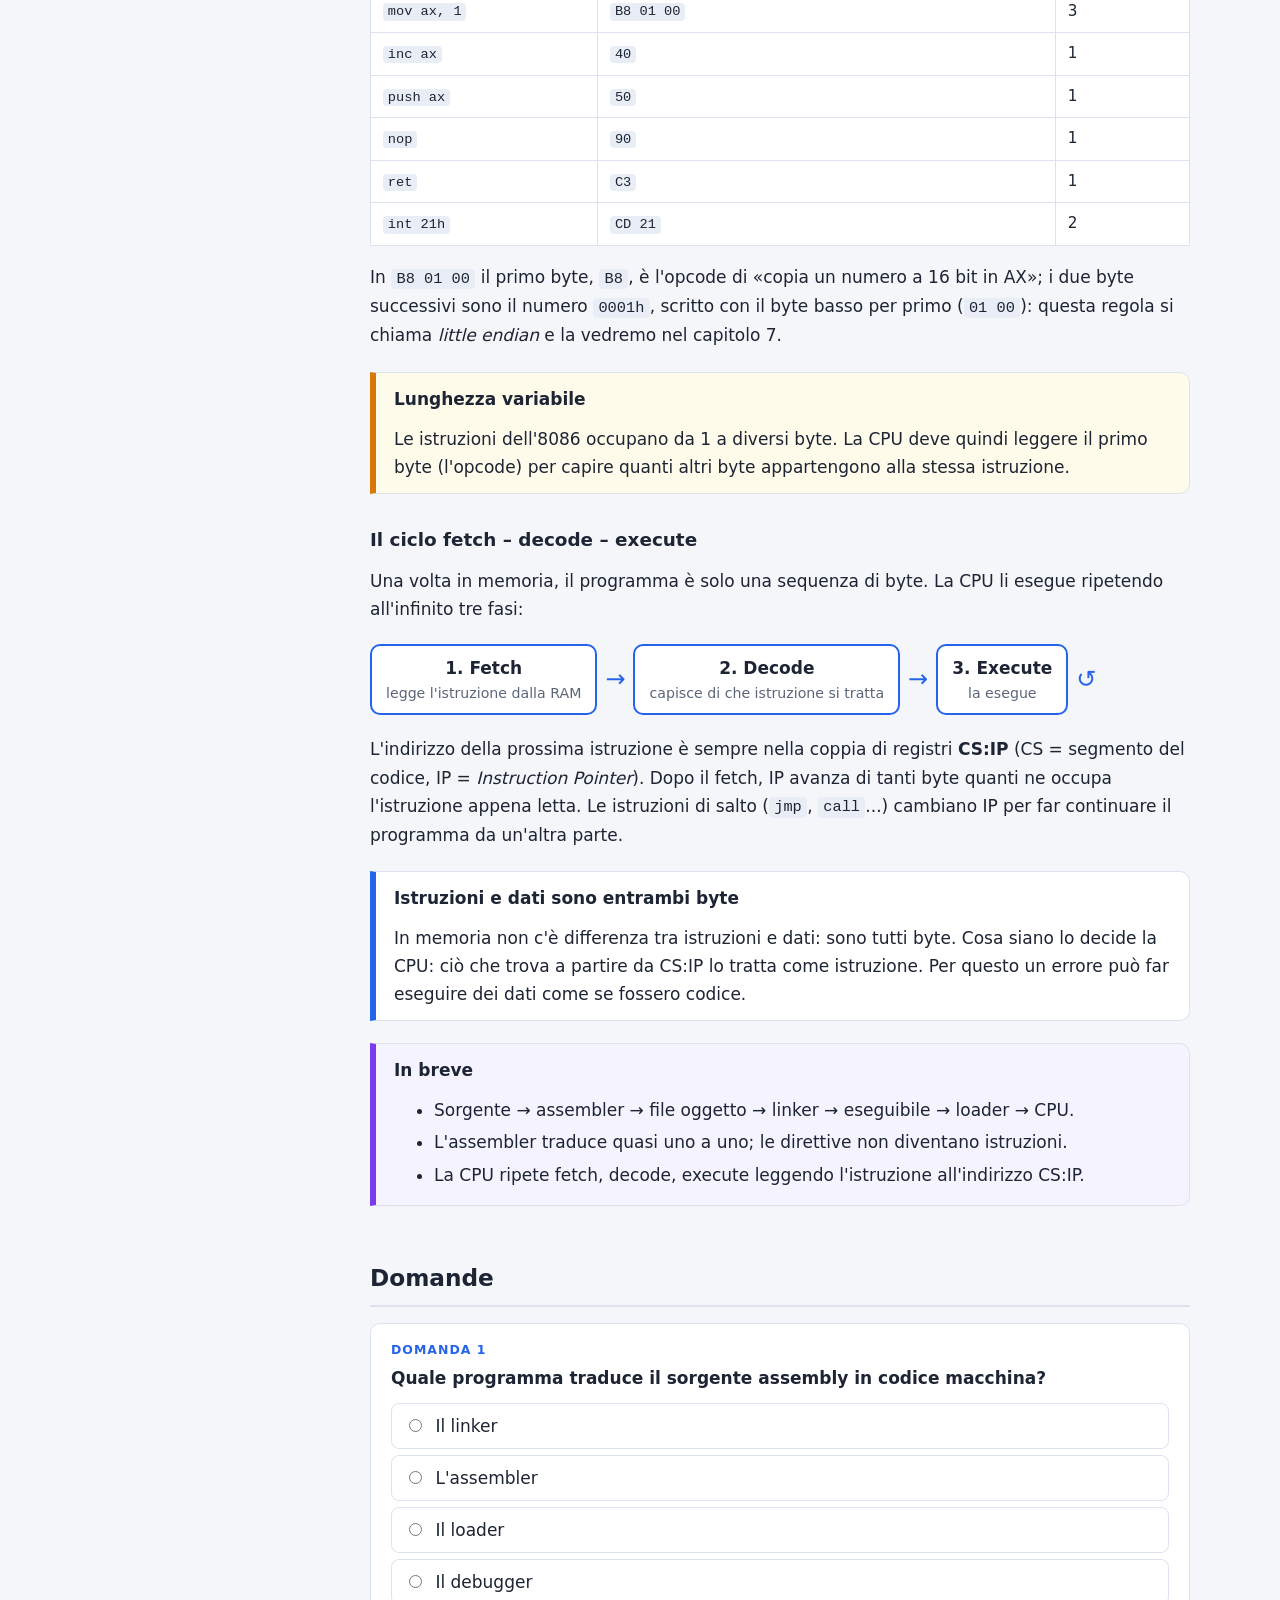
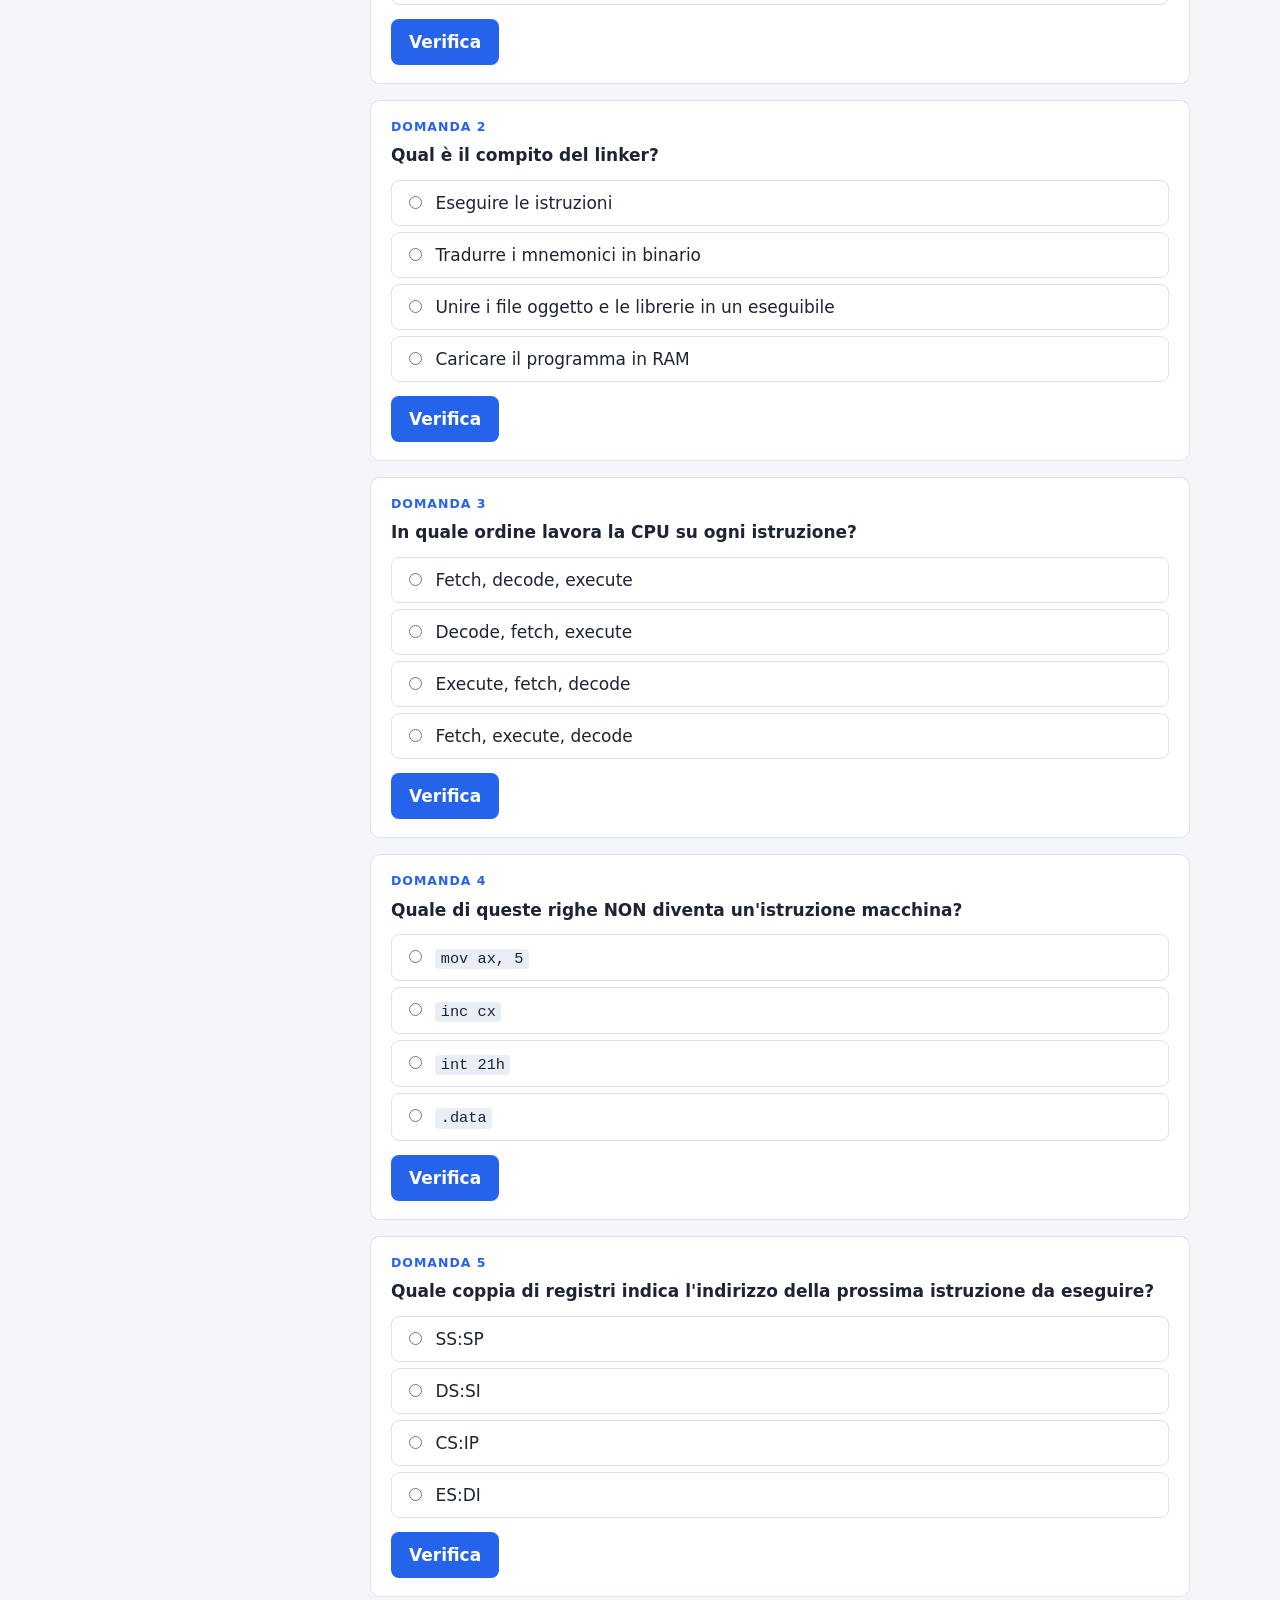
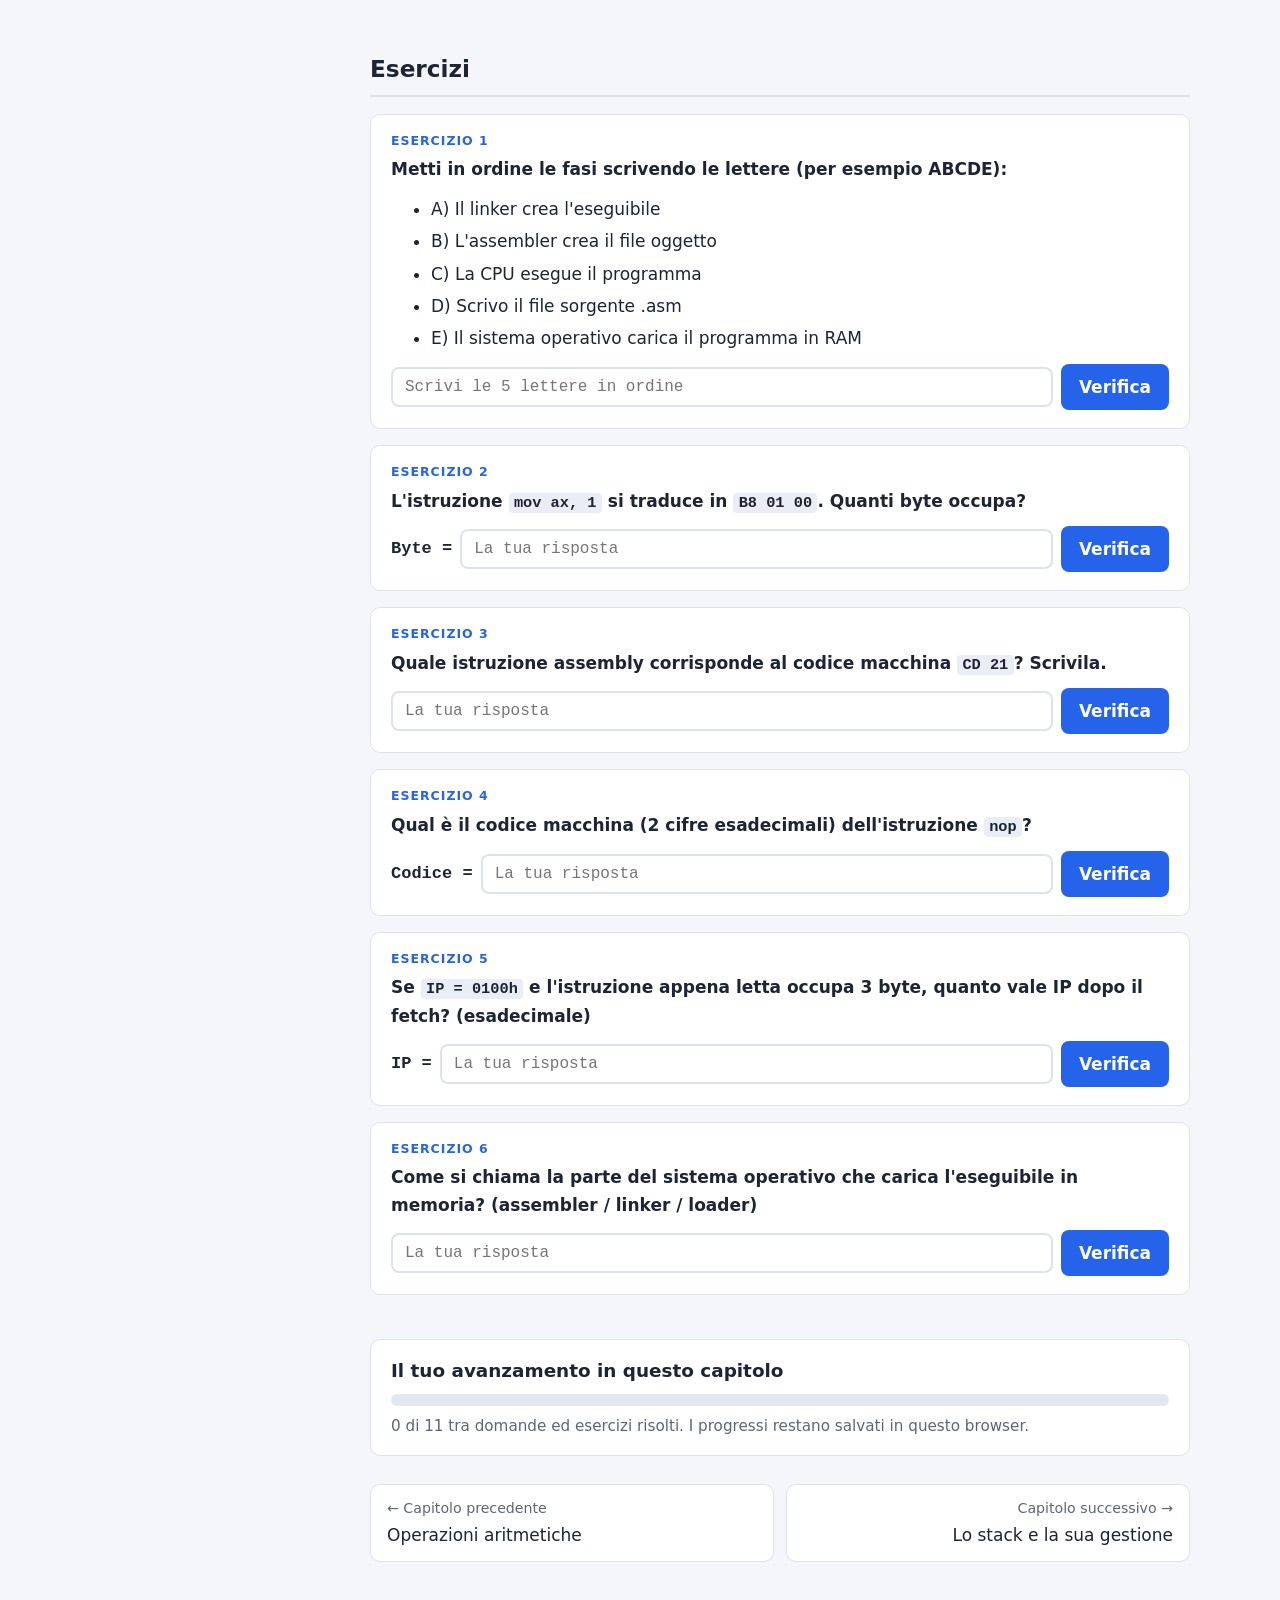
<file: traduzione.html>
<!DOCTYPE html>
<html lang="it">
<head>
<meta charset="UTF-8">
<meta name="viewport" content="width=device-width, initial-scale=1">
<meta name="theme-color" content="#17202e">
<title>3. Dal sorgente al programma in esecuzione · Assembly 8086</title>
<link rel="stylesheet" href="style.css">
</head>
<body data-page="traduzione">
<div id="layout">
  <aside id="sidebar"></aside>
  <main id="content">

    <p class="kicker">Capitolo 3 di 8</p>
    <h1>Dal sorgente al programma in esecuzione</h1>
    <p class="lead">La CPU capisce solo numeri binari. Vediamo come un file di testo con <code>mov ax, 1</code> diventa un programma che gira davvero.</p>

    <section id="teoria">
      <h2>Teoria</h2>

      <h3>I livelli di linguaggio</h3>
      <ul>
        <li><strong>Linguaggio ad alto livello</strong> (C, Python, Java): leggibile, indipendente dal processore. Una riga può diventare molte istruzioni.</li>
        <li><strong>Assembly</strong>: le istruzioni della CPU scritte con nomi leggibili (<em>mnemonici</em>) come <code>mov</code>, <code>add</code>. In genere una riga corrisponde a una istruzione macchina. Dipende dal processore: un programma 8086 non funziona su ARM.</li>
        <li><strong>Linguaggio macchina</strong>: le stesse istruzioni scritte come sequenze di byte. È l'unico che la CPU capisce davvero.</li>
      </ul>
      <p>Il programma che traduce l'assembly in linguaggio macchina si chiama <strong>assembler</strong> (MASM, TASM, NASM...). Il suo equivalente per i linguaggi ad alto livello si chiama <em>compilatore</em>.</p>

      <h3>Le fasi: dal file .asm al programma</h3>
      <div class="flow">
        <div class="step">Sorgente<small>programma.asm</small></div><span class="arrow">→</span>
        <div class="step">Assembler<small>traduce</small></div><span class="arrow">→</span>
        <div class="step">File oggetto<small>programma.obj</small></div><span class="arrow">→</span>
        <div class="step">Linker<small>collega</small></div><span class="arrow">→</span>
        <div class="step">Eseguibile<small>programma.exe</small></div><span class="arrow">→</span>
        <div class="step">Loader<small>carica in RAM</small></div><span class="arrow">→</span>
        <div class="step">CPU<small>esegue</small></div>
      </div>
      <ol>
        <li><strong>Scrittura</strong>: scrivi il file sorgente di testo (<code>.asm</code>).</li>
        <li><strong>Assemblaggio</strong>: l'assembler traduce ogni istruzione in codice macchina e produce un <em>file oggetto</em> (<code>.obj</code>). Se ci sono errori di sintassi si ferma qui.</li>
        <li><strong>Collegamento</strong>: il <strong>linker</strong> unisce uno o più file oggetto (e le eventuali librerie) in un unico <em>eseguibile</em> (<code>.exe</code>), sistemando i riferimenti tra i vari pezzi.</li>
        <li><strong>Caricamento</strong>: quando lanci il programma, il <strong>loader</strong> del sistema operativo lo copia nella RAM e prepara i registri di segmento.</li>
        <li><strong>Esecuzione</strong>: la CPU legge ed esegue le istruzioni una dopo l'altra.</li>
      </ol>

      <h3>Cosa fa l'assembler</h3>
      <ul>
        <li>Sostituisce ogni <strong>mnemonico</strong> con il suo <strong>codice operativo</strong> (<em>opcode</em>), un numero che identifica l'istruzione.</li>
        <li>Trasforma i numeri scritti da te (<code>10</code>, <code>0Ah</code>, <code>1010b</code>) in binario.</li>
        <li>Sostituisce le <strong>etichette</strong> e i nomi delle variabili con gli indirizzi di memoria corrispondenti (di solito leggendo il programma due volte: la prima per scoprire gli indirizzi, la seconda per generare il codice).</li>
        <li>Riserva la memoria per i dati dichiarati con <code>db</code>, <code>dw</code>...</li>
        <li>Esegue le <strong>direttive</strong> (<code>.data</code>, <code>.code</code>, <code>.model</code>): sono istruzioni per l'assembler, <em>non</em> per la CPU, e non diventano codice eseguibile.</li>
      </ul>

      <h3>Esempi di traduzione</h3>
      <div class="table-wrap">
        <table>
          <thead><tr><th>Assembly</th><th>Codice macchina (hex)</th><th>Byte</th></tr></thead>
          <tbody>
            <tr><td><code>mov ax, 1</code></td><td><code>B8 01 00</code></td><td>3</td></tr>
            <tr><td><code>inc ax</code></td><td><code>40</code></td><td>1</td></tr>
            <tr><td><code>push ax</code></td><td><code>50</code></td><td>1</td></tr>
            <tr><td><code>nop</code></td><td><code>90</code></td><td>1</td></tr>
            <tr><td><code>ret</code></td><td><code>C3</code></td><td>1</td></tr>
            <tr><td><code>int 21h</code></td><td><code>CD 21</code></td><td>2</td></tr>
          </tbody>
        </table>
      </div>
      <p>In <code>B8 01 00</code> il primo byte, <code>B8</code>, è l'opcode di «copia un numero a 16 bit in AX»; i due byte successivi sono il numero <code>0001h</code>, scritto con il byte basso per primo (<code>01 00</code>): questa regola si chiama <em>little endian</em> e la vedremo nel capitolo 7.</p>
      <div class="box nota">
        <span class="box-title">Lunghezza variabile</span>
        <p>Le istruzioni dell'8086 occupano da 1 a diversi byte. La CPU deve quindi leggere il primo byte (l'opcode) per capire quanti altri byte appartengono alla stessa istruzione.</p>
      </div>

      <h3>Il ciclo fetch – decode – execute</h3>
      <p>Una volta in memoria, il programma è solo una sequenza di byte. La CPU li esegue ripetendo all'infinito tre fasi:</p>
      <div class="flow">
        <div class="step">1. Fetch<small>legge l'istruzione dalla RAM</small></div><span class="arrow">→</span>
        <div class="step">2. Decode<small>capisce di che istruzione si tratta</small></div><span class="arrow">→</span>
        <div class="step">3. Execute<small>la esegue</small></div><span class="arrow">↺</span>
      </div>
      <p>L'indirizzo della prossima istruzione è sempre nella coppia di registri <strong>CS:IP</strong> (CS = segmento del codice, IP = <em>Instruction Pointer</em>). Dopo il fetch, IP avanza di tanti byte quanti ne occupa l'istruzione appena letta. Le istruzioni di salto (<code>jmp</code>, <code>call</code>...) cambiano IP per far continuare il programma da un'altra parte.</p>
      <div class="box teoria">
        <span class="box-title">Istruzioni e dati sono entrambi byte</span>
        <p>In memoria non c'è differenza tra istruzioni e dati: sono tutti byte. Cosa siano lo decide la CPU: ciò che trova a partire da CS:IP lo tratta come istruzione. Per questo un errore può far eseguire dei dati come se fossero codice.</p>
      </div>

      <div class="box breve">
        <span class="box-title">In breve</span>
        <ul>
          <li>Sorgente → assembler → file oggetto → linker → eseguibile → loader → CPU.</li>
          <li>L'assembler traduce quasi uno a uno; le direttive non diventano istruzioni.</li>
          <li>La CPU ripete fetch, decode, execute leggendo l'istruzione all'indirizzo CS:IP.</li>
        </ul>
      </div>
    </section>

    <section id="domande" class="practice">
      <h2>Domande</h2>

      <div class="quiz" data-answer="b" data-explain="L'assembler traduce il codice assembly in codice macchina (file oggetto).">
        <p class="q">Quale programma traduce il sorgente assembly in codice macchina?</p>
        <label><input type="radio" value="a"> Il linker</label>
        <label><input type="radio" value="b"> L'assembler</label>
        <label><input type="radio" value="c"> Il loader</label>
        <label><input type="radio" value="d"> Il debugger</label>
      </div>

      <div class="quiz" data-answer="c" data-explain="Il linker unisce i file oggetto e le librerie in un unico file eseguibile.">
        <p class="q">Qual è il compito del linker?</p>
        <label><input type="radio" value="a"> Eseguire le istruzioni</label>
        <label><input type="radio" value="b"> Tradurre i mnemonici in binario</label>
        <label><input type="radio" value="c"> Unire i file oggetto e le librerie in un eseguibile</label>
        <label><input type="radio" value="d"> Caricare il programma in RAM</label>
      </div>

      <div class="quiz" data-answer="a" data-explain="La CPU legge l'istruzione (fetch), la interpreta (decode) e la esegue (execute), poi ricomincia.">
        <p class="q">In quale ordine lavora la CPU su ogni istruzione?</p>
        <label><input type="radio" value="a"> Fetch, decode, execute</label>
        <label><input type="radio" value="b"> Decode, fetch, execute</label>
        <label><input type="radio" value="c"> Execute, fetch, decode</label>
        <label><input type="radio" value="d"> Fetch, execute, decode</label>
      </div>

      <div class="quiz" data-answer="d" data-explain=".data è una direttiva: serve all'assembler per organizzare il programma e non genera nessuna istruzione per la CPU.">
        <p class="q">Quale di queste righe NON diventa un'istruzione macchina?</p>
        <label><input type="radio" value="a"> <code>mov ax, 5</code></label>
        <label><input type="radio" value="b"> <code>inc cx</code></label>
        <label><input type="radio" value="c"> <code>int 21h</code></label>
        <label><input type="radio" value="d"> <code>.data</code></label>
      </div>

      <div class="quiz" data-answer="c" data-explain="CS contiene il segmento del codice e IP l'offset della prossima istruzione: l'indirizzo è CS:IP.">
        <p class="q">Quale coppia di registri indica l'indirizzo della prossima istruzione da eseguire?</p>
        <label><input type="radio" value="a"> SS:SP</label>
        <label><input type="radio" value="b"> DS:SI</label>
        <label><input type="radio" value="c"> CS:IP</label>
        <label><input type="radio" value="d"> ES:DI</label>
      </div>
    </section>

    <section id="esercizi" class="practice">
      <h2>Esercizi</h2>

      <div class="exercise" data-type="seq" data-answers="DBAEC|D,B,A,E,C|D-B-A-E-C" data-solution="D B A E C" data-placeholder="Scrivi le 5 lettere in ordine" data-hint="Si parte dal file sorgente e si arriva all'esecuzione: scrittura, assembler, linker, loader, CPU." data-explain="Ordine corretto: D (scrivo il sorgente), B (assembler), A (linker), E (il sistema operativo carica), C (la CPU esegue).">
        <p class="q">Metti in ordine le fasi scrivendo le lettere (per esempio ABCDE):</p>
        <ul>
          <li>A) Il linker crea l'eseguibile</li>
          <li>B) L'assembler crea il file oggetto</li>
          <li>C) La CPU esegue il programma</li>
          <li>D) Scrivo il file sorgente .asm</li>
          <li>E) Il sistema operativo carica il programma in RAM</li>
        </ul>
      </div>

      <div class="exercise" data-type="num" data-answers="3" data-label="Byte =" data-hint="Conta i byte della sequenza B8 01 00." data-explain="B8 01 00 sono tre byte: l'opcode più il numero a 16 bit.">
        <p class="q">L'istruzione <code>mov ax, 1</code> si traduce in <code>B8 01 00</code>. Quanti byte occupa?</p>
      </div>

      <div class="exercise" data-type="text" data-answers="int 21h|int 21|int 0x21" data-solution="int 21h" data-hint="È l'istruzione con cui si chiama il sistema operativo (la vedrai nel capitolo 8)." data-explain="CD è l'opcode di int e 21 è il numero dell'interrupt: int 21h.">
        <p class="q">Quale istruzione assembly corrisponde al codice macchina <code>CD 21</code>? Scrivila.</p>
      </div>

      <div class="exercise" data-type="num" data-answers="90" data-label="Codice =" data-hint="Guarda la tabella degli esempi di traduzione." data-explain="nop («nessuna operazione») è il byte 90h.">
        <p class="q">Qual è il codice macchina (2 cifre esadecimali) dell'istruzione <code>nop</code>?</p>
      </div>

      <div class="exercise" data-type="num" data-answers="0103" data-label="IP =" data-hint="Somma 3 al valore di IP, ragionando in esadecimale." data-explain="Dopo il fetch IP avanza della lunghezza dell'istruzione: 0100h + 3 = 0103h.">
        <p class="q">Se <code>IP = 0100h</code> e l'istruzione appena letta occupa 3 byte, quanto vale IP dopo il fetch? (esadecimale)</p>
      </div>

      <div class="exercise" data-type="text" data-answers="loader" data-hint="Le tre parole possibili sono assembler, linker, loader: pensa a quale «carica»." data-explain="Il loader del sistema operativo copia l'eseguibile in RAM e lo fa partire.">
        <p class="q">Come si chiama la parte del sistema operativo che carica l'eseguibile in memoria? (assembler / linker / loader)</p>
      </div>
    </section>

  </main>
</div>
<script src="script.js"></script>
</body>
</html>
</file>
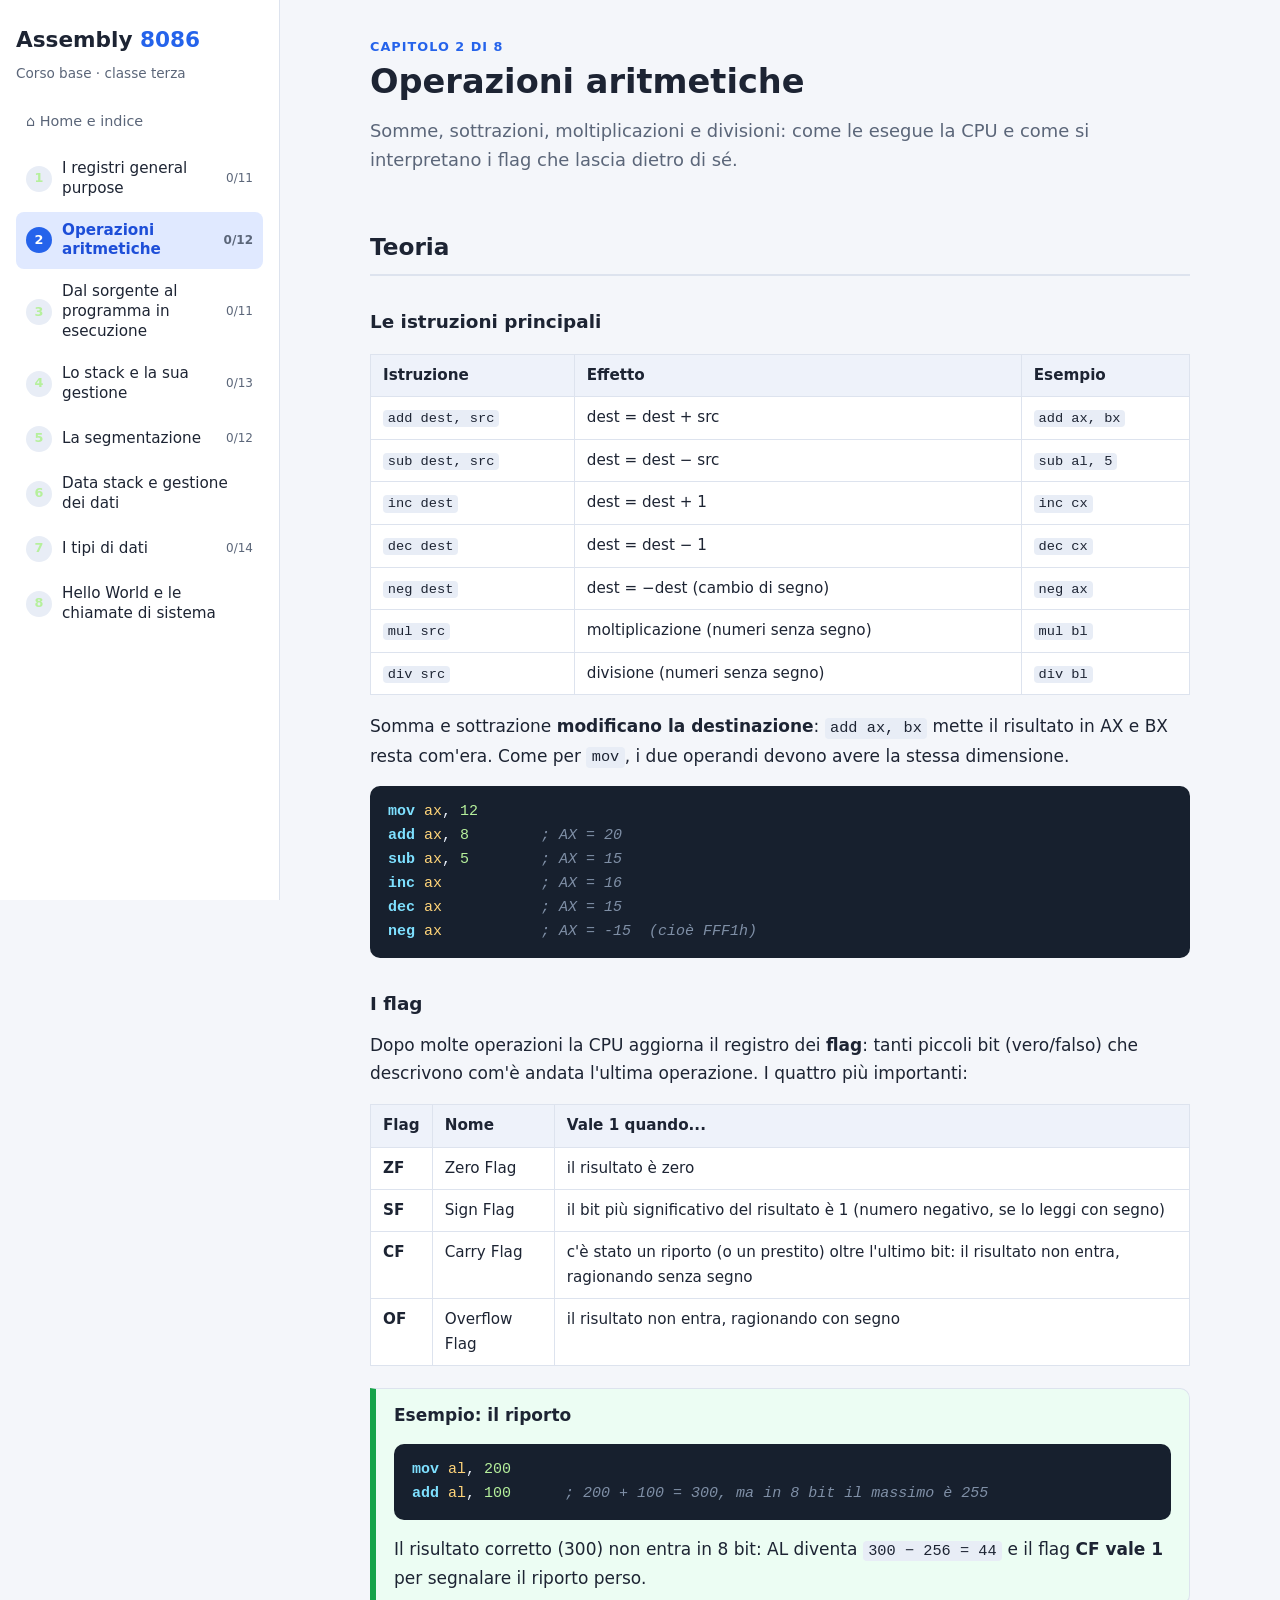
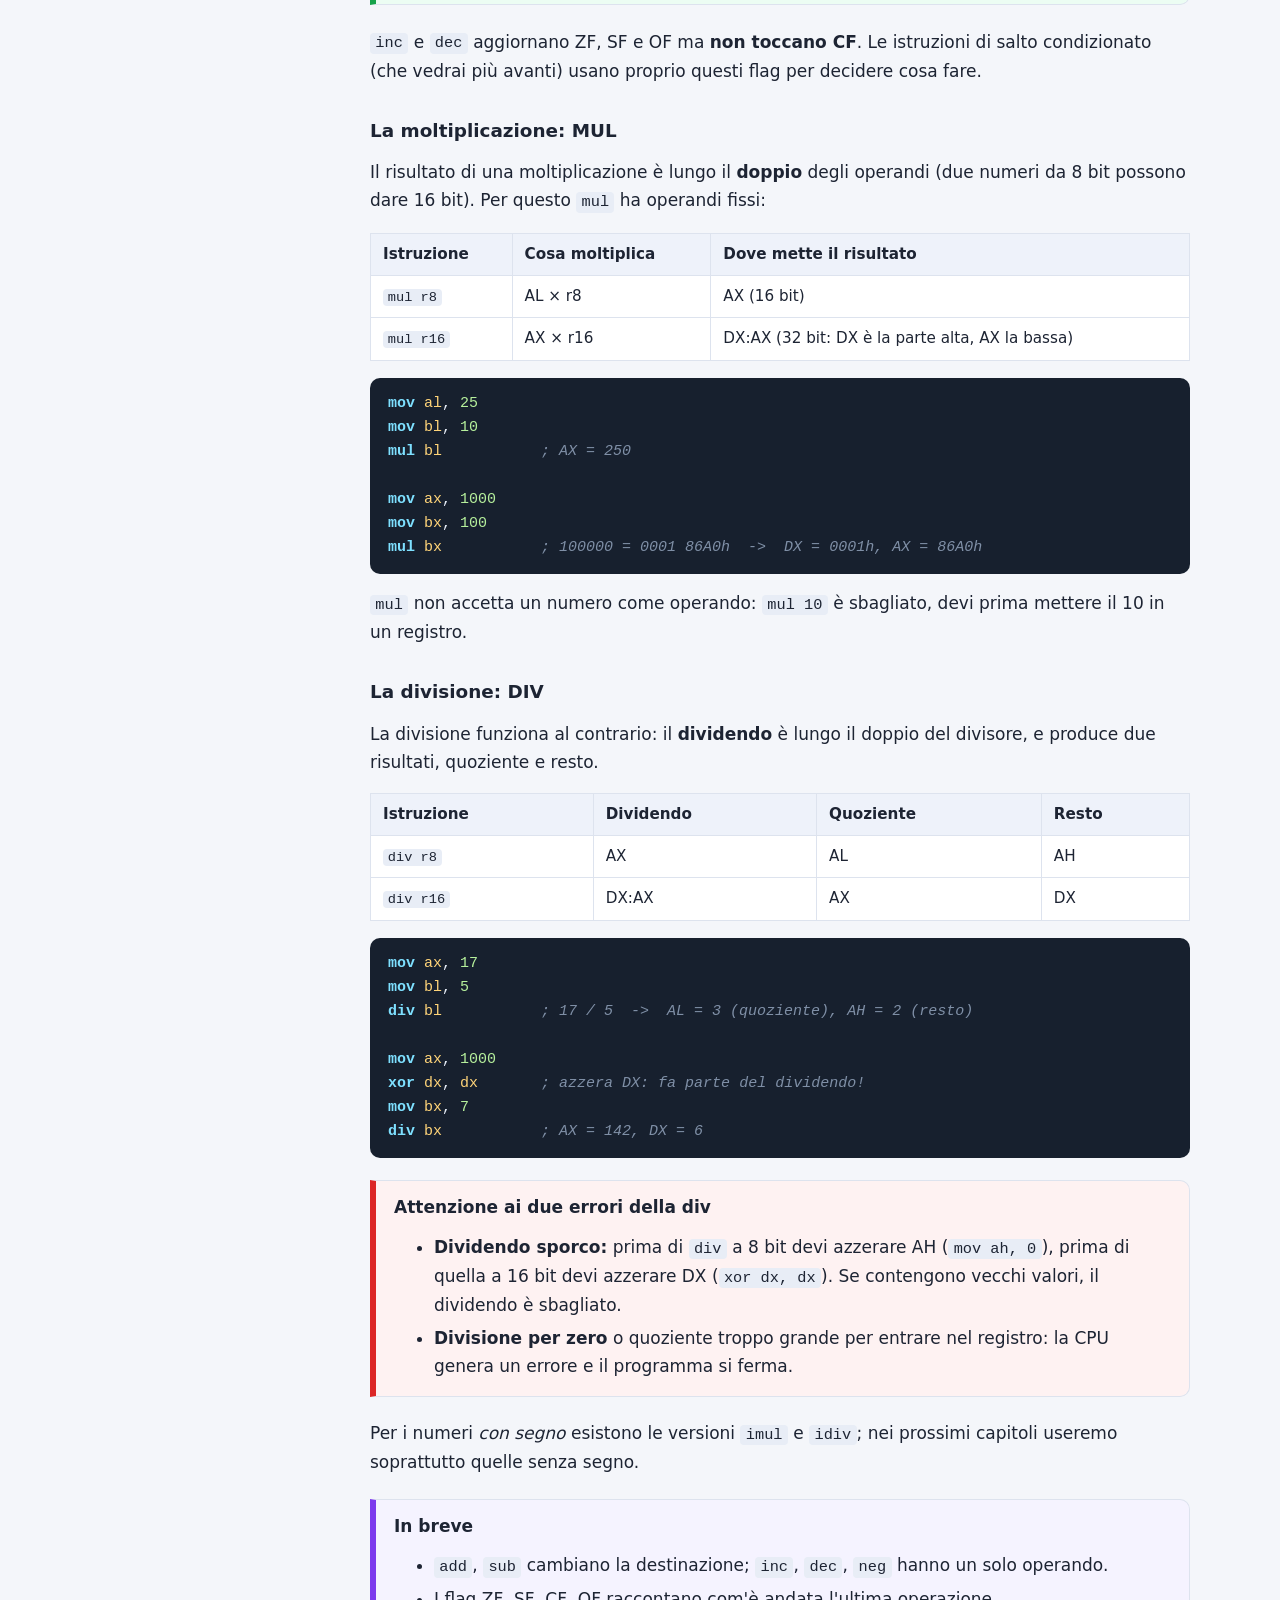
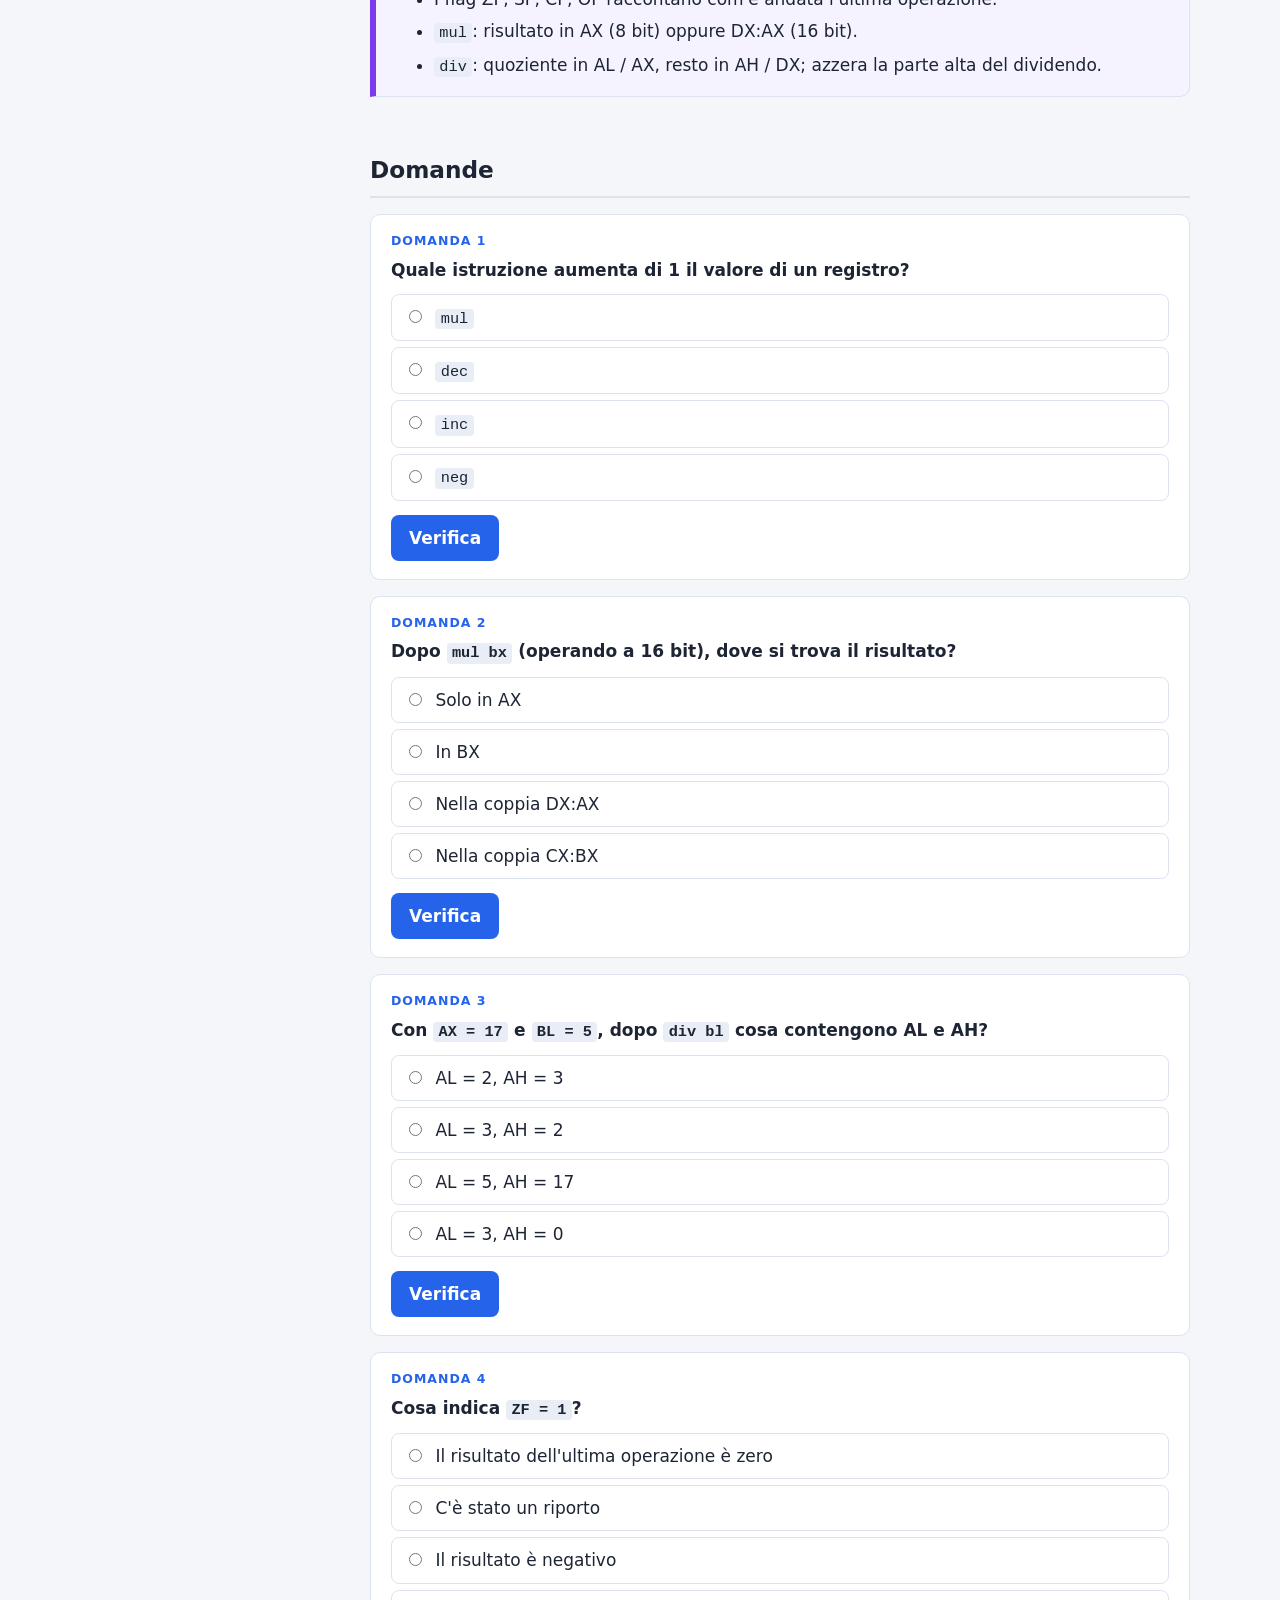
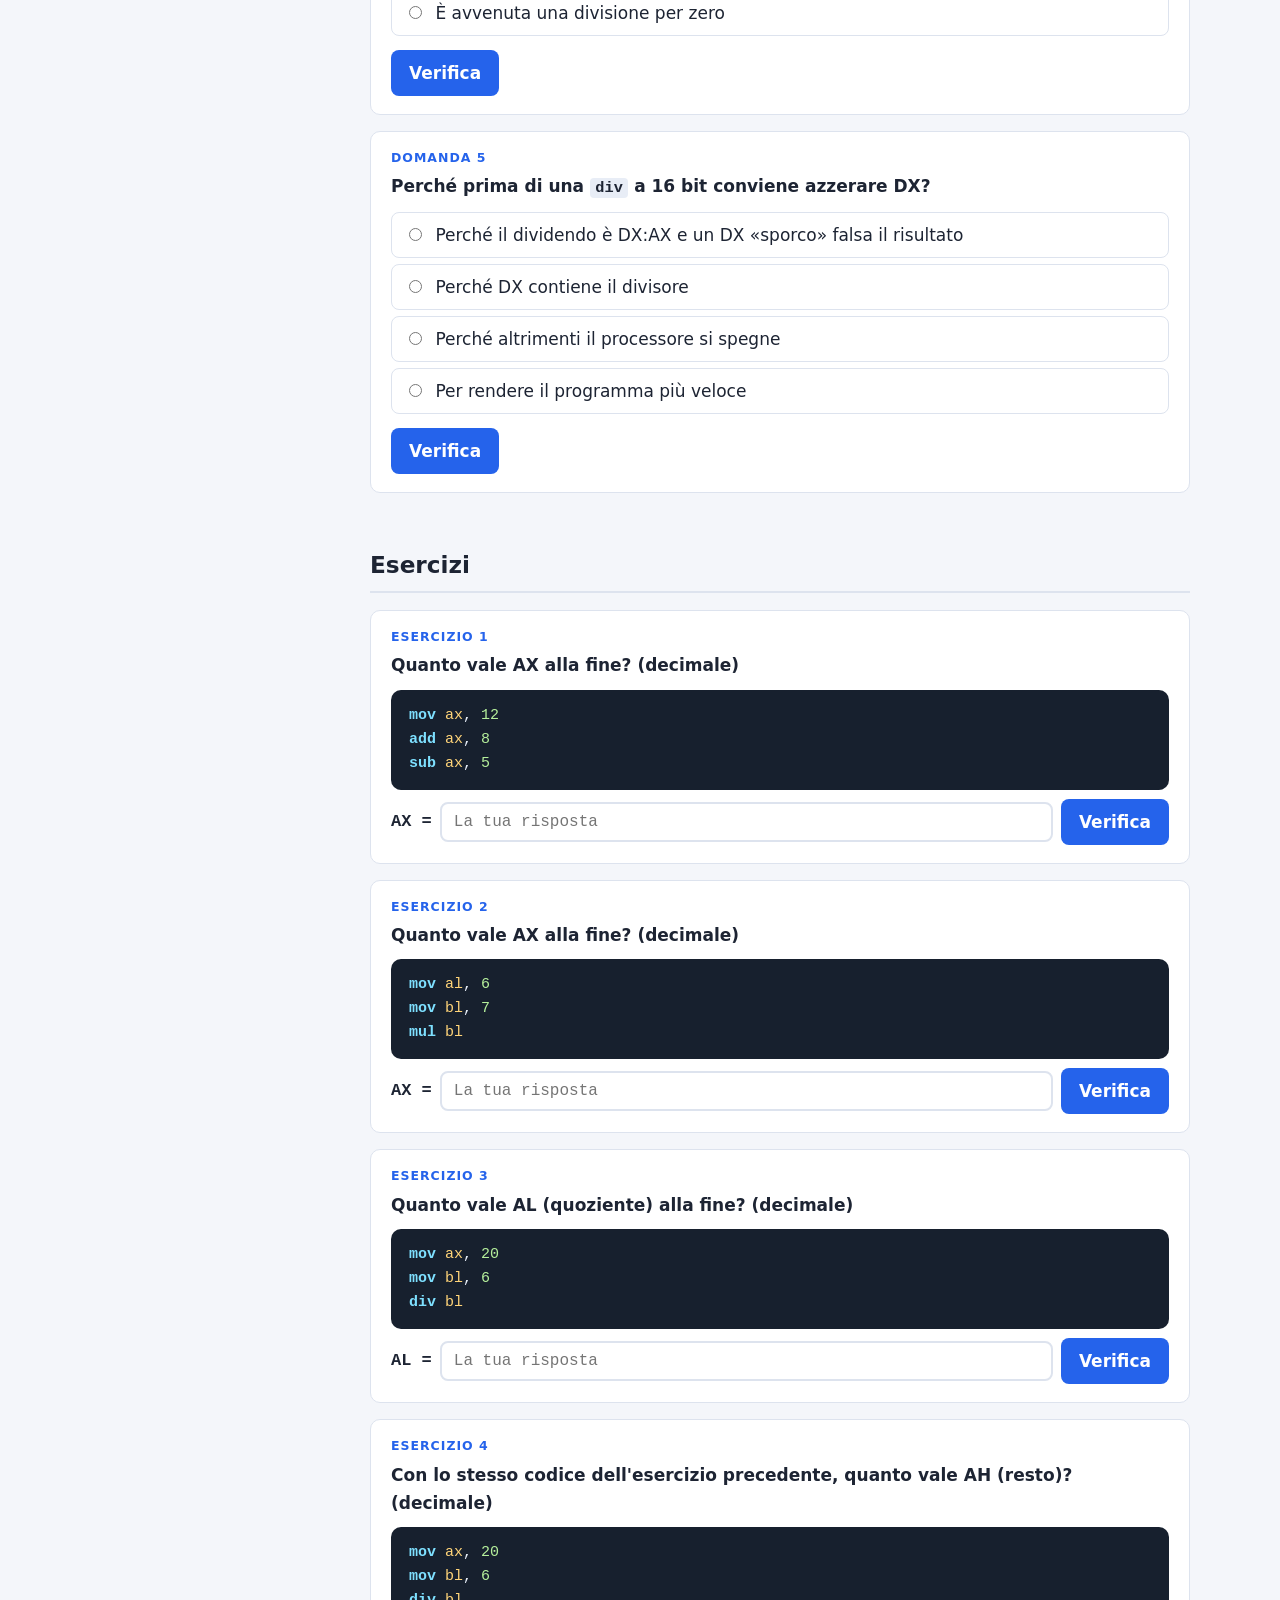
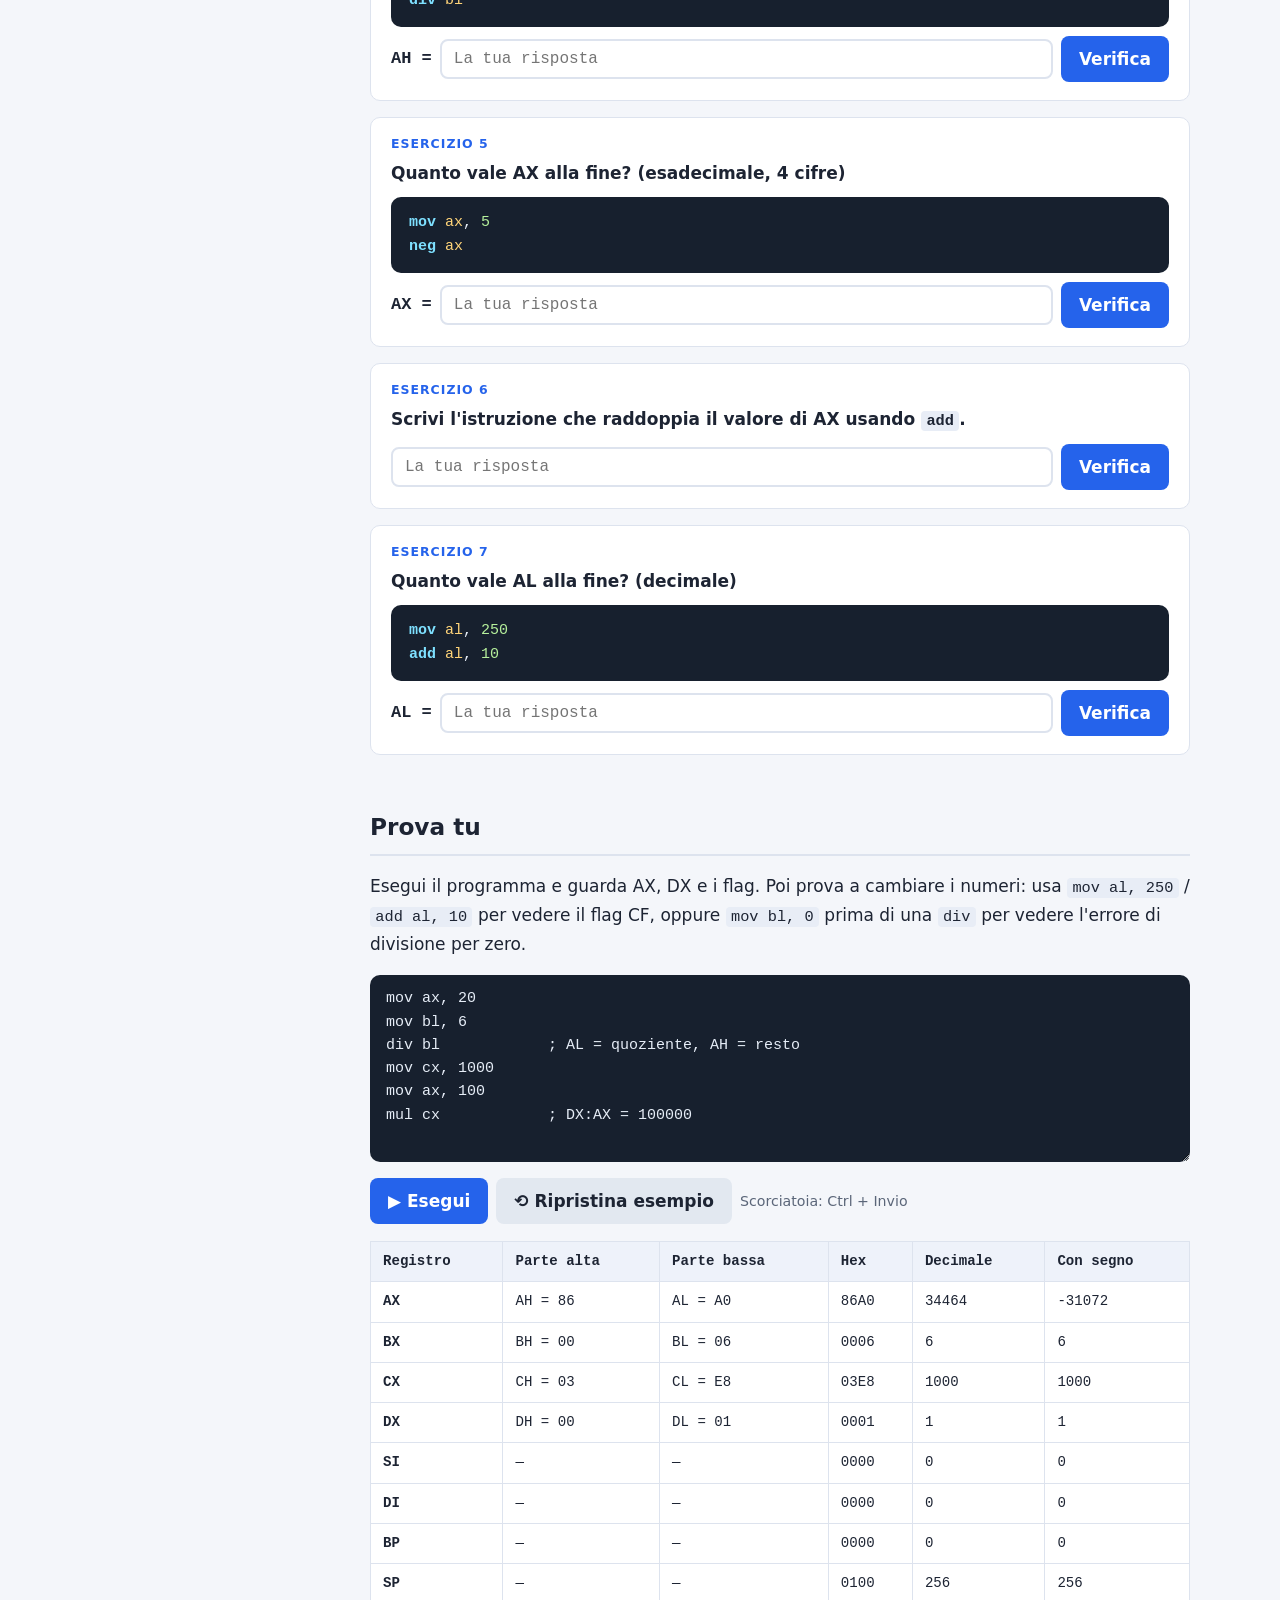
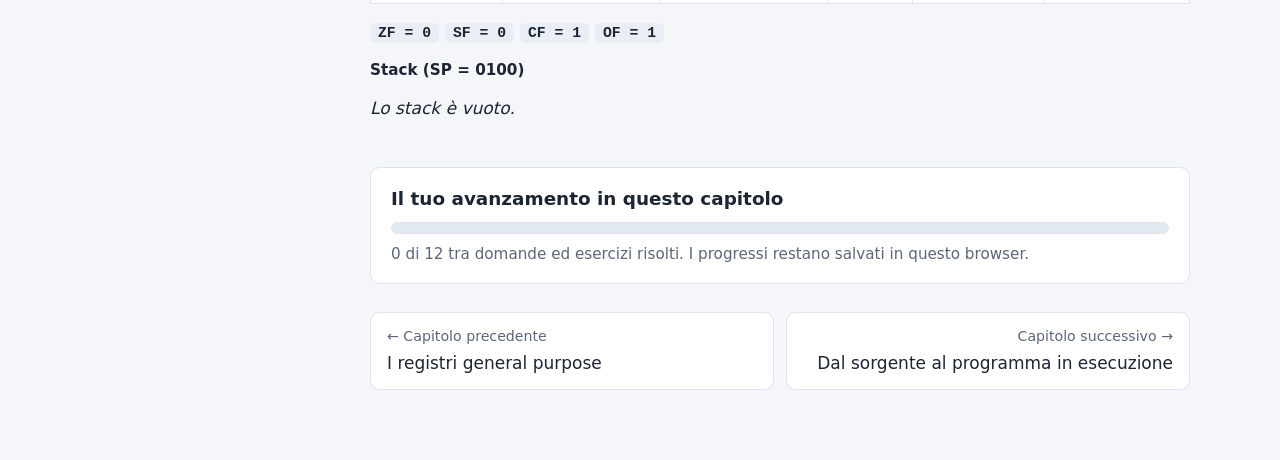
<file: src/aritmetica.html>
<!DOCTYPE html>
<html lang="it">
<head>
<meta charset="UTF-8">
<meta name="viewport" content="width=device-width, initial-scale=1">
<meta name="theme-color" content="#17202e">
<title>2. Operazioni aritmetiche · Assembly 8086</title>
<link rel="stylesheet" href="style.css">
</head>
<body data-page="aritmetica">
<div id="layout">
  <aside id="sidebar"></aside>
  <main id="content">

    <p class="kicker">Capitolo 2 di 8</p>
    <h1>Operazioni aritmetiche</h1>
    <p class="lead">Somme, sottrazioni, moltiplicazioni e divisioni: come le esegue la CPU e come si interpretano i flag che lascia dietro di sé.</p>

    <section id="teoria">
      <h2>Teoria</h2>

      <h3>Le istruzioni principali</h3>
      <div class="table-wrap">
        <table>
          <thead><tr><th>Istruzione</th><th>Effetto</th><th>Esempio</th></tr></thead>
          <tbody>
            <tr><td><code>add dest, src</code></td><td>dest = dest + src</td><td><code>add ax, bx</code></td></tr>
            <tr><td><code>sub dest, src</code></td><td>dest = dest − src</td><td><code>sub al, 5</code></td></tr>
            <tr><td><code>inc dest</code></td><td>dest = dest + 1</td><td><code>inc cx</code></td></tr>
            <tr><td><code>dec dest</code></td><td>dest = dest − 1</td><td><code>dec cx</code></td></tr>
            <tr><td><code>neg dest</code></td><td>dest = −dest (cambio di segno)</td><td><code>neg ax</code></td></tr>
            <tr><td><code>mul src</code></td><td>moltiplicazione (numeri senza segno)</td><td><code>mul bl</code></td></tr>
            <tr><td><code>div src</code></td><td>divisione (numeri senza segno)</td><td><code>div bl</code></td></tr>
          </tbody>
        </table>
      </div>
      <p>Somma e sottrazione <strong>modificano la destinazione</strong>: <code>add ax, bx</code> mette il risultato in AX e BX resta com'era. Come per <code>mov</code>, i due operandi devono avere la stessa dimensione.</p>

      <pre class="asm">mov ax, 12
add ax, 8        ; AX = 20
sub ax, 5        ; AX = 15
inc ax           ; AX = 16
dec ax           ; AX = 15
neg ax           ; AX = -15  (cioè FFF1h)</pre>

      <h3>I flag</h3>
      <p>Dopo molte operazioni la CPU aggiorna il registro dei <strong>flag</strong>: tanti piccoli bit (vero/falso) che descrivono com'è andata l'ultima operazione. I quattro più importanti:</p>
      <div class="table-wrap">
        <table>
          <thead><tr><th>Flag</th><th>Nome</th><th>Vale 1 quando...</th></tr></thead>
          <tbody>
            <tr><td><strong>ZF</strong></td><td>Zero Flag</td><td>il risultato è zero</td></tr>
            <tr><td><strong>SF</strong></td><td>Sign Flag</td><td>il bit più significativo del risultato è 1 (numero negativo, se lo leggi con segno)</td></tr>
            <tr><td><strong>CF</strong></td><td>Carry Flag</td><td>c'è stato un riporto (o un prestito) oltre l'ultimo bit: il risultato non entra, ragionando senza segno</td></tr>
            <tr><td><strong>OF</strong></td><td>Overflow Flag</td><td>il risultato non entra, ragionando con segno</td></tr>
          </tbody>
        </table>
      </div>

      <div class="box esempio">
        <span class="box-title">Esempio: il riporto</span>
        <pre class="asm">mov al, 200
add al, 100      ; 200 + 100 = 300, ma in 8 bit il massimo è 255</pre>
        <p>Il risultato corretto (300) non entra in 8 bit: AL diventa <code>300 − 256 = 44</code> e il flag <strong>CF vale 1</strong> per segnalare il riporto perso.</p>
      </div>
      <p><code>inc</code> e <code>dec</code> aggiornano ZF, SF e OF ma <strong>non toccano CF</strong>. Le istruzioni di salto condizionato (che vedrai più avanti) usano proprio questi flag per decidere cosa fare.</p>

      <h3>La moltiplicazione: MUL</h3>
      <p>Il risultato di una moltiplicazione è lungo il <strong>doppio</strong> degli operandi (due numeri da 8 bit possono dare 16 bit). Per questo <code>mul</code> ha operandi fissi:</p>
      <div class="table-wrap">
        <table>
          <thead><tr><th>Istruzione</th><th>Cosa moltiplica</th><th>Dove mette il risultato</th></tr></thead>
          <tbody>
            <tr><td><code>mul r8</code></td><td>AL × r8</td><td>AX (16 bit)</td></tr>
            <tr><td><code>mul r16</code></td><td>AX × r16</td><td>DX:AX (32 bit: DX è la parte alta, AX la bassa)</td></tr>
          </tbody>
        </table>
      </div>
      <pre class="asm">mov al, 25
mov bl, 10
mul bl           ; AX = 250

mov ax, 1000
mov bx, 100
mul bx           ; 100000 = 0001 86A0h  ->  DX = 0001h, AX = 86A0h</pre>
      <p><code>mul</code> non accetta un numero come operando: <code>mul 10</code> è sbagliato, devi prima mettere il 10 in un registro.</p>

      <h3>La divisione: DIV</h3>
      <p>La divisione funziona al contrario: il <strong>dividendo</strong> è lungo il doppio del divisore, e produce due risultati, quoziente e resto.</p>
      <div class="table-wrap">
        <table>
          <thead><tr><th>Istruzione</th><th>Dividendo</th><th>Quoziente</th><th>Resto</th></tr></thead>
          <tbody>
            <tr><td><code>div r8</code></td><td>AX</td><td>AL</td><td>AH</td></tr>
            <tr><td><code>div r16</code></td><td>DX:AX</td><td>AX</td><td>DX</td></tr>
          </tbody>
        </table>
      </div>
      <pre class="asm">mov ax, 17
mov bl, 5
div bl           ; 17 / 5  ->  AL = 3 (quoziente), AH = 2 (resto)

mov ax, 1000
xor dx, dx       ; azzera DX: fa parte del dividendo!
mov bx, 7
div bx           ; AX = 142, DX = 6</pre>
      <div class="box attenzione">
        <span class="box-title">Attenzione ai due errori della div</span>
        <ul>
          <li><strong>Dividendo sporco:</strong> prima di <code>div</code> a 8 bit devi azzerare AH (<code>mov ah, 0</code>), prima di quella a 16 bit devi azzerare DX (<code>xor dx, dx</code>). Se contengono vecchi valori, il dividendo è sbagliato.</li>
          <li><strong>Divisione per zero</strong> o quoziente troppo grande per entrare nel registro: la CPU genera un errore e il programma si ferma.</li>
        </ul>
      </div>
      <p>Per i numeri <em>con segno</em> esistono le versioni <code>imul</code> e <code>idiv</code>; nei prossimi capitoli useremo soprattutto quelle senza segno.</p>

      <div class="box breve">
        <span class="box-title">In breve</span>
        <ul>
          <li><code>add</code>, <code>sub</code> cambiano la destinazione; <code>inc</code>, <code>dec</code>, <code>neg</code> hanno un solo operando.</li>
          <li>I flag ZF, SF, CF, OF raccontano com'è andata l'ultima operazione.</li>
          <li><code>mul</code>: risultato in AX (8 bit) oppure DX:AX (16 bit).</li>
          <li><code>div</code>: quoziente in AL / AX, resto in AH / DX; azzera la parte alta del dividendo.</li>
        </ul>
      </div>
    </section>

    <section id="domande" class="practice">
      <h2>Domande</h2>

      <div class="quiz" data-answer="c" data-explain="inc aumenta di 1 il registro (dec lo diminuisce di 1).">
        <p class="q">Quale istruzione aumenta di 1 il valore di un registro?</p>
        <label><input type="radio" value="a"> <code>mul</code></label>
        <label><input type="radio" value="b"> <code>dec</code></label>
        <label><input type="radio" value="c"> <code>inc</code></label>
        <label><input type="radio" value="d"> <code>neg</code></label>
      </div>

      <div class="quiz" data-answer="c" data-explain="Moltiplicando due numeri da 16 bit il risultato può arrivare a 32 bit: DX contiene la parte alta e AX la parte bassa.">
        <p class="q">Dopo <code>mul bx</code> (operando a 16 bit), dove si trova il risultato?</p>
        <label><input type="radio" value="a"> Solo in AX</label>
        <label><input type="radio" value="b"> In BX</label>
        <label><input type="radio" value="c"> Nella coppia DX:AX</label>
        <label><input type="radio" value="d"> Nella coppia CX:BX</label>
      </div>

      <div class="quiz" data-answer="b" data-explain="17 diviso 5 dà quoziente 3 e resto 2. Con div a 8 bit il quoziente va in AL e il resto in AH.">
        <p class="q">Con <code>AX = 17</code> e <code>BL = 5</code>, dopo <code>div bl</code> cosa contengono AL e AH?</p>
        <label><input type="radio" value="a"> AL = 2, AH = 3</label>
        <label><input type="radio" value="b"> AL = 3, AH = 2</label>
        <label><input type="radio" value="c"> AL = 5, AH = 17</label>
        <label><input type="radio" value="d"> AL = 3, AH = 0</label>
      </div>

      <div class="quiz" data-answer="a" data-explain="ZF (Zero Flag) vale 1 quando il risultato dell'ultima operazione è zero.">
        <p class="q">Cosa indica <code>ZF = 1</code>?</p>
        <label><input type="radio" value="a"> Il risultato dell'ultima operazione è zero</label>
        <label><input type="radio" value="b"> C'è stato un riporto</label>
        <label><input type="radio" value="c"> Il risultato è negativo</label>
        <label><input type="radio" value="d"> È avvenuta una divisione per zero</label>
      </div>

      <div class="quiz" data-answer="a" data-explain="Nella divisione a 16 bit il dividendo è la coppia DX:AX: se DX contiene un vecchio valore, il dividendo risulta enorme e sbagliato.">
        <p class="q">Perché prima di una <code>div</code> a 16 bit conviene azzerare DX?</p>
        <label><input type="radio" value="a"> Perché il dividendo è DX:AX e un DX «sporco» falsa il risultato</label>
        <label><input type="radio" value="b"> Perché DX contiene il divisore</label>
        <label><input type="radio" value="c"> Perché altrimenti il processore si spegne</label>
        <label><input type="radio" value="d"> Per rendere il programma più veloce</label>
      </div>
    </section>

    <section id="esercizi" class="practice">
      <h2>Esercizi</h2>

      <div class="exercise" data-type="num" data-answers="15" data-label="AX =" data-hint="12 + 8 = 20, poi togli 5." data-explain="12 + 8 = 20; 20 − 5 = 15.">
        <p class="q">Quanto vale AX alla fine? (decimale)</p>
        <pre class="asm">mov ax, 12
add ax, 8
sub ax, 5</pre>
      </div>

      <div class="exercise" data-type="num" data-answers="42" data-label="AX =" data-hint="mul bl calcola AL × BL e mette il risultato in AX." data-explain="6 × 7 = 42, e il risultato di mul a 8 bit finisce in AX.">
        <p class="q">Quanto vale AX alla fine? (decimale)</p>
        <pre class="asm">mov al, 6
mov bl, 7
mul bl</pre>
      </div>

      <div class="exercise" data-type="num" data-answers="3" data-label="AL =" data-hint="Il quoziente è il risultato intero della divisione 20 / 6." data-explain="20 / 6 = 3 con resto 2. Il quoziente va in AL.">
        <p class="q">Quanto vale AL (quoziente) alla fine? (decimale)</p>
        <pre class="asm">mov ax, 20
mov bl, 6
div bl</pre>
      </div>

      <div class="exercise" data-type="num" data-answers="2" data-label="AH =" data-hint="Il resto di 20 diviso 6 è quello che «avanza» dopo 3 × 6 = 18." data-explain="20 = 3 × 6 + 2, quindi il resto è 2 e finisce in AH.">
        <p class="q">Con lo stesso codice dell'esercizio precedente, quanto vale AH (resto)? (decimale)</p>
        <pre class="asm">mov ax, 20
mov bl, 6
div bl</pre>
      </div>

      <div class="exercise" data-type="num" data-answers="FFFB" data-label="AX =" data-hint="−5 in complemento a 2 su 16 bit: inverti i bit di 0005h e aggiungi 1 (FFFAh + 1)." data-explain="neg calcola il complemento a 2: 0005h → FFFAh + 1 = FFFBh, che rappresenta −5 su 16 bit.">
        <p class="q">Quanto vale AX alla fine? (esadecimale, 4 cifre)</p>
        <pre class="asm">mov ax, 5
neg ax</pre>
      </div>

      <div class="exercise" data-type="text" data-answers="add ax,ax" data-solution="add ax, ax" data-hint="Raddoppiare significa sommare il numero a se stesso." data-explain="add ax, ax somma AX a sé stesso: AX = AX + AX = 2 × AX.">
        <p class="q">Scrivi l'istruzione che raddoppia il valore di AX usando <code>add</code>.</p>
      </div>

      <div class="exercise" data-type="num" data-answers="4" data-label="AL =" data-hint="250 + 10 = 260, ma in 8 bit si arriva al massimo a 255 e poi si riparte da 0: togli 256." data-explain="260 − 256 = 4. Il flag CF diventa 1 perché c'è stato un riporto.">
        <p class="q">Quanto vale AL alla fine? (decimale)</p>
        <pre class="asm">mov al, 250
add al, 10</pre>
      </div>
    </section>

    <section id="prova">
      <h2>Prova tu</h2>
      <p>Esegui il programma e guarda AX, DX e i flag. Poi prova a cambiare i numeri: usa <code>mov al, 250</code> / <code>add al, 10</code> per vedere il flag CF, oppure <code>mov bl, 0</code> prima di una <code>div</code> per vedere l'errore di divisione per zero.</p>
      <div class="sim"><textarea>mov ax, 20
mov bl, 6
div bl            ; AL = quoziente, AH = resto
mov cx, 1000
mov ax, 100
mul cx            ; DX:AX = 100000</textarea></div>
    </section>

  </main>
</div>
<script src="script.js"></script>
</body>
</html>
</file>
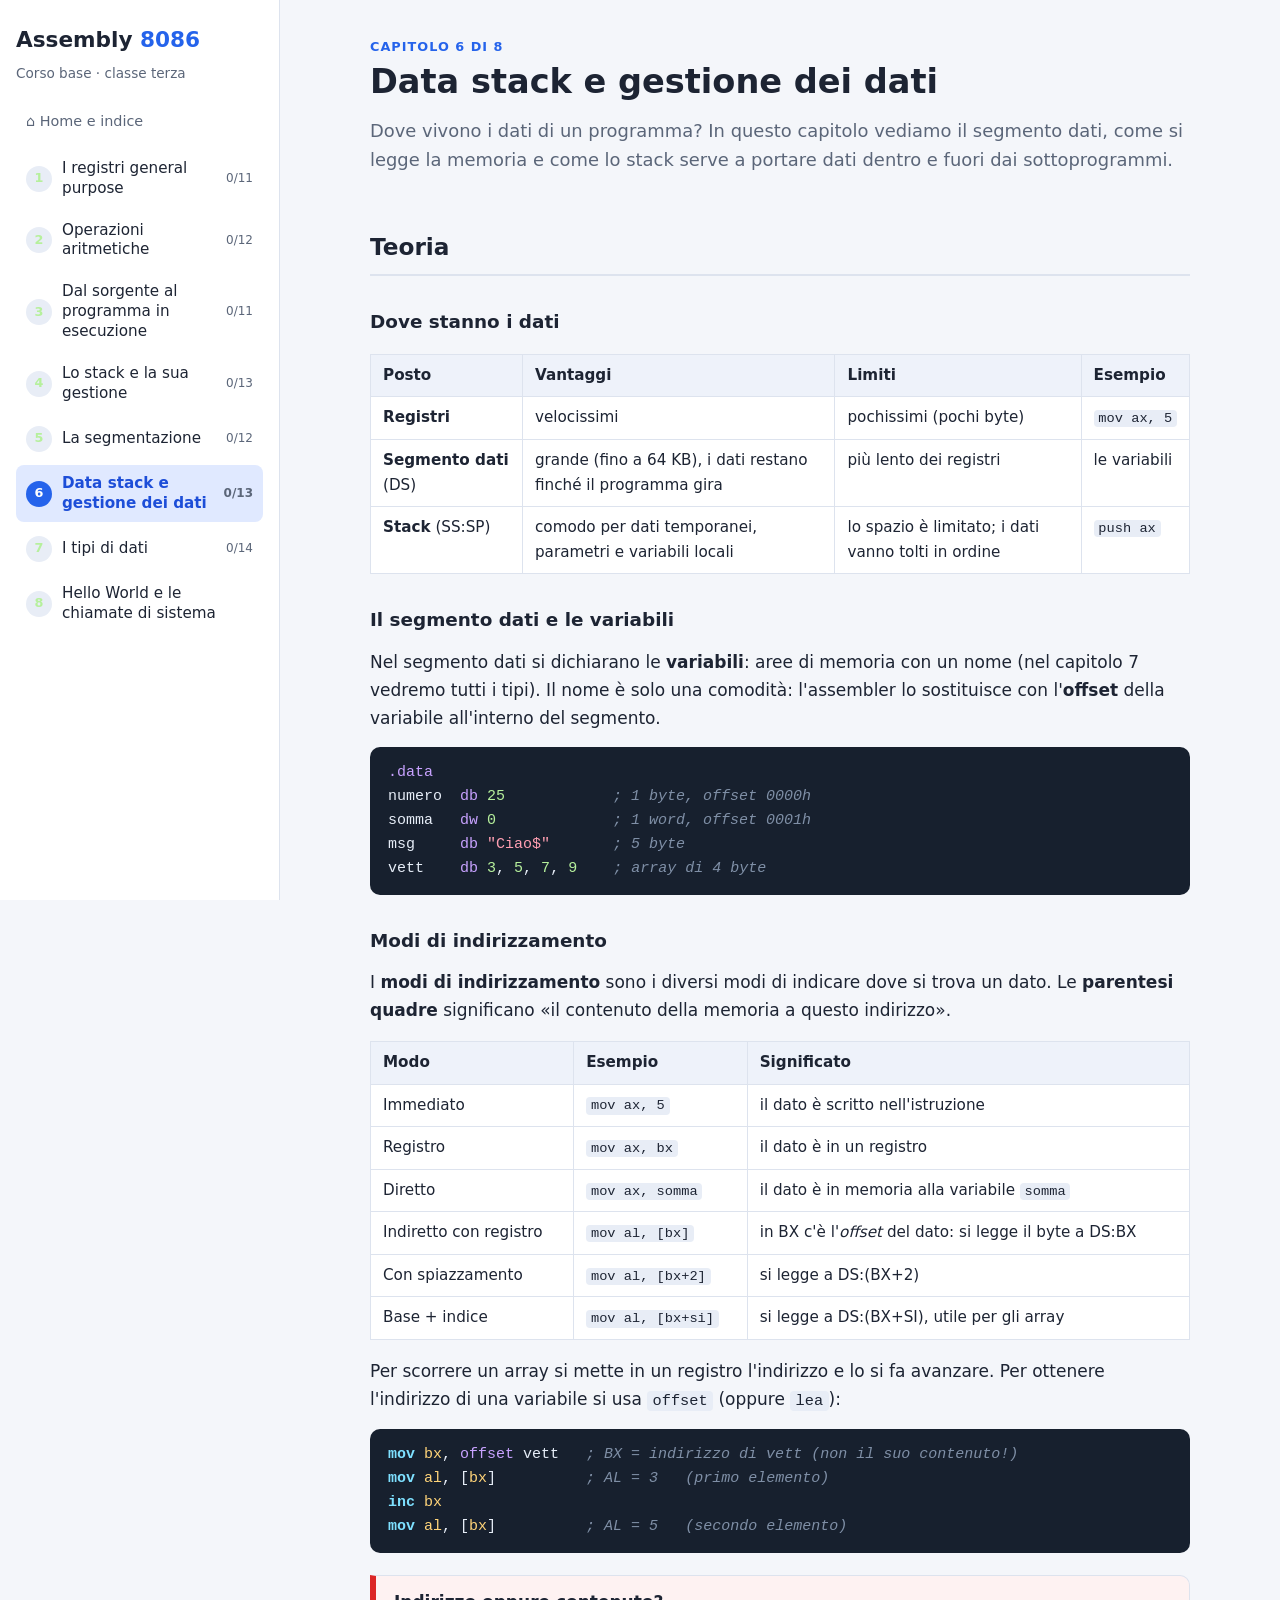
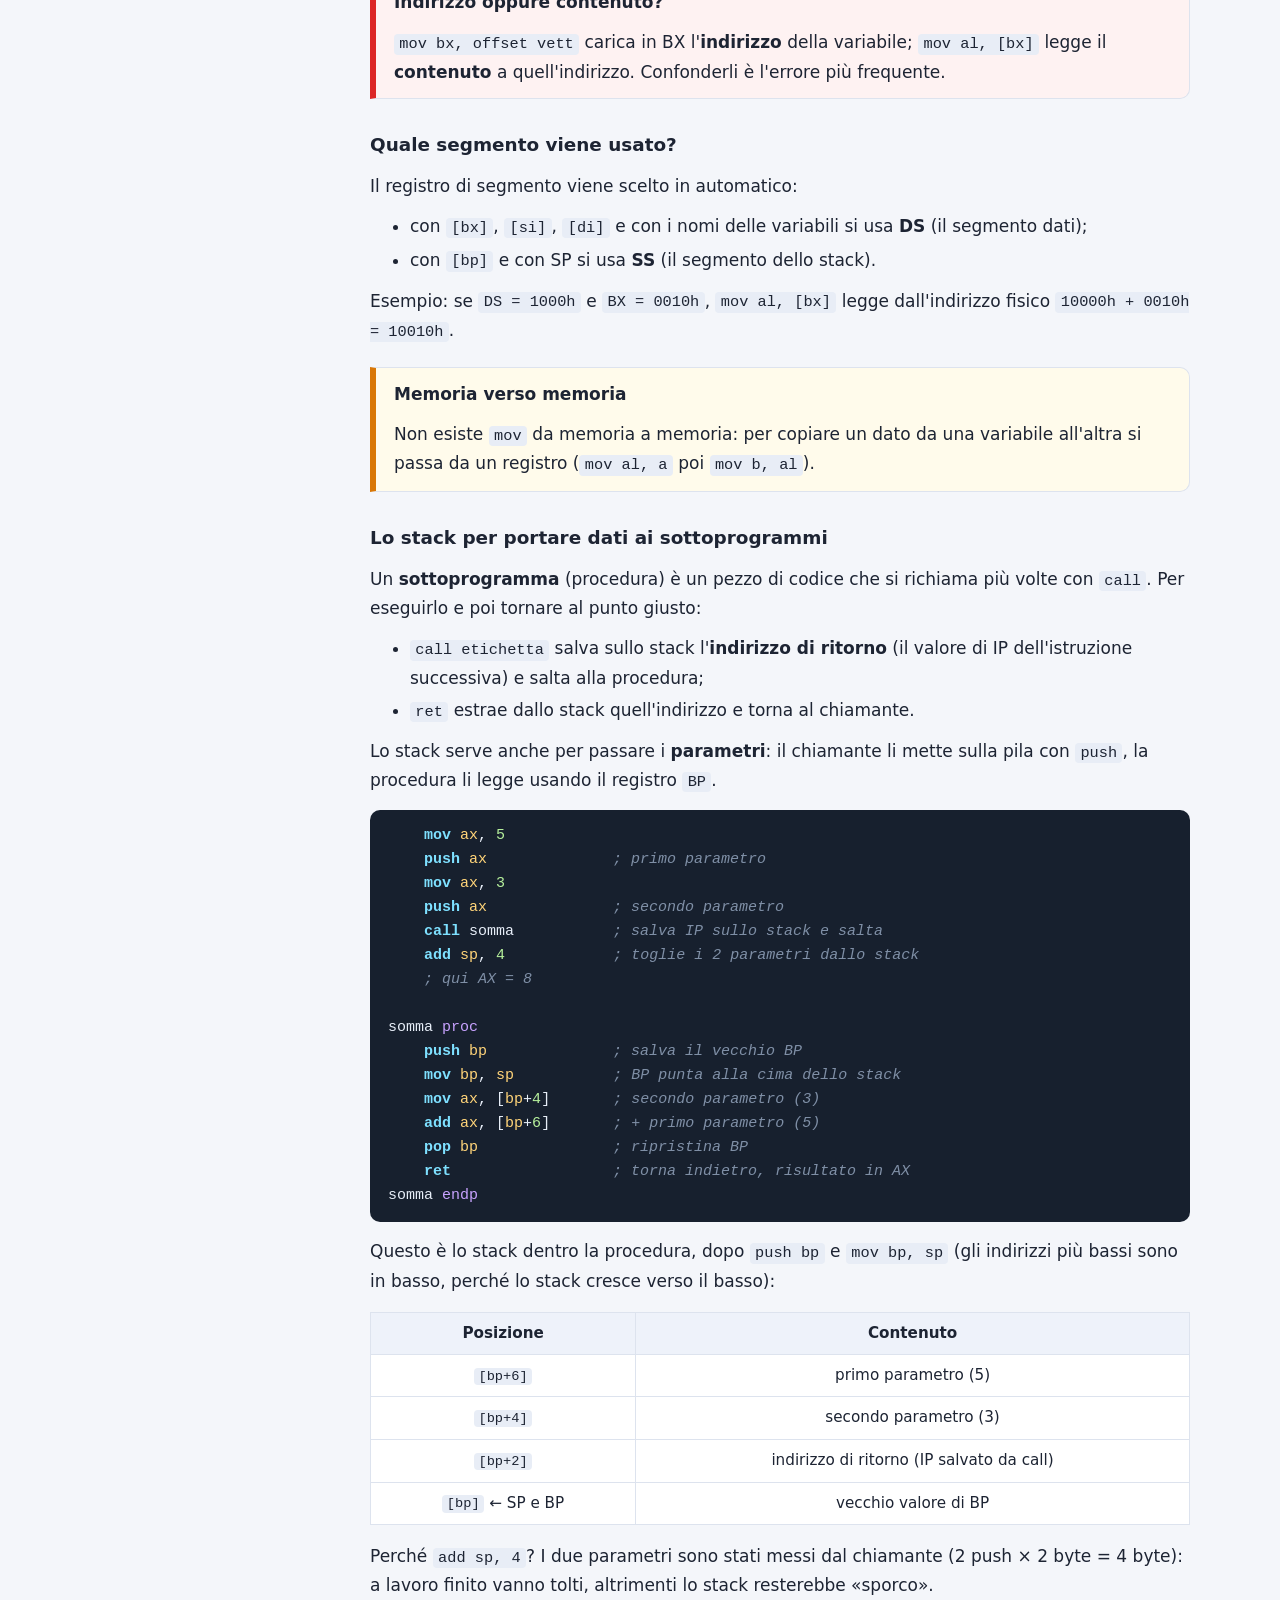
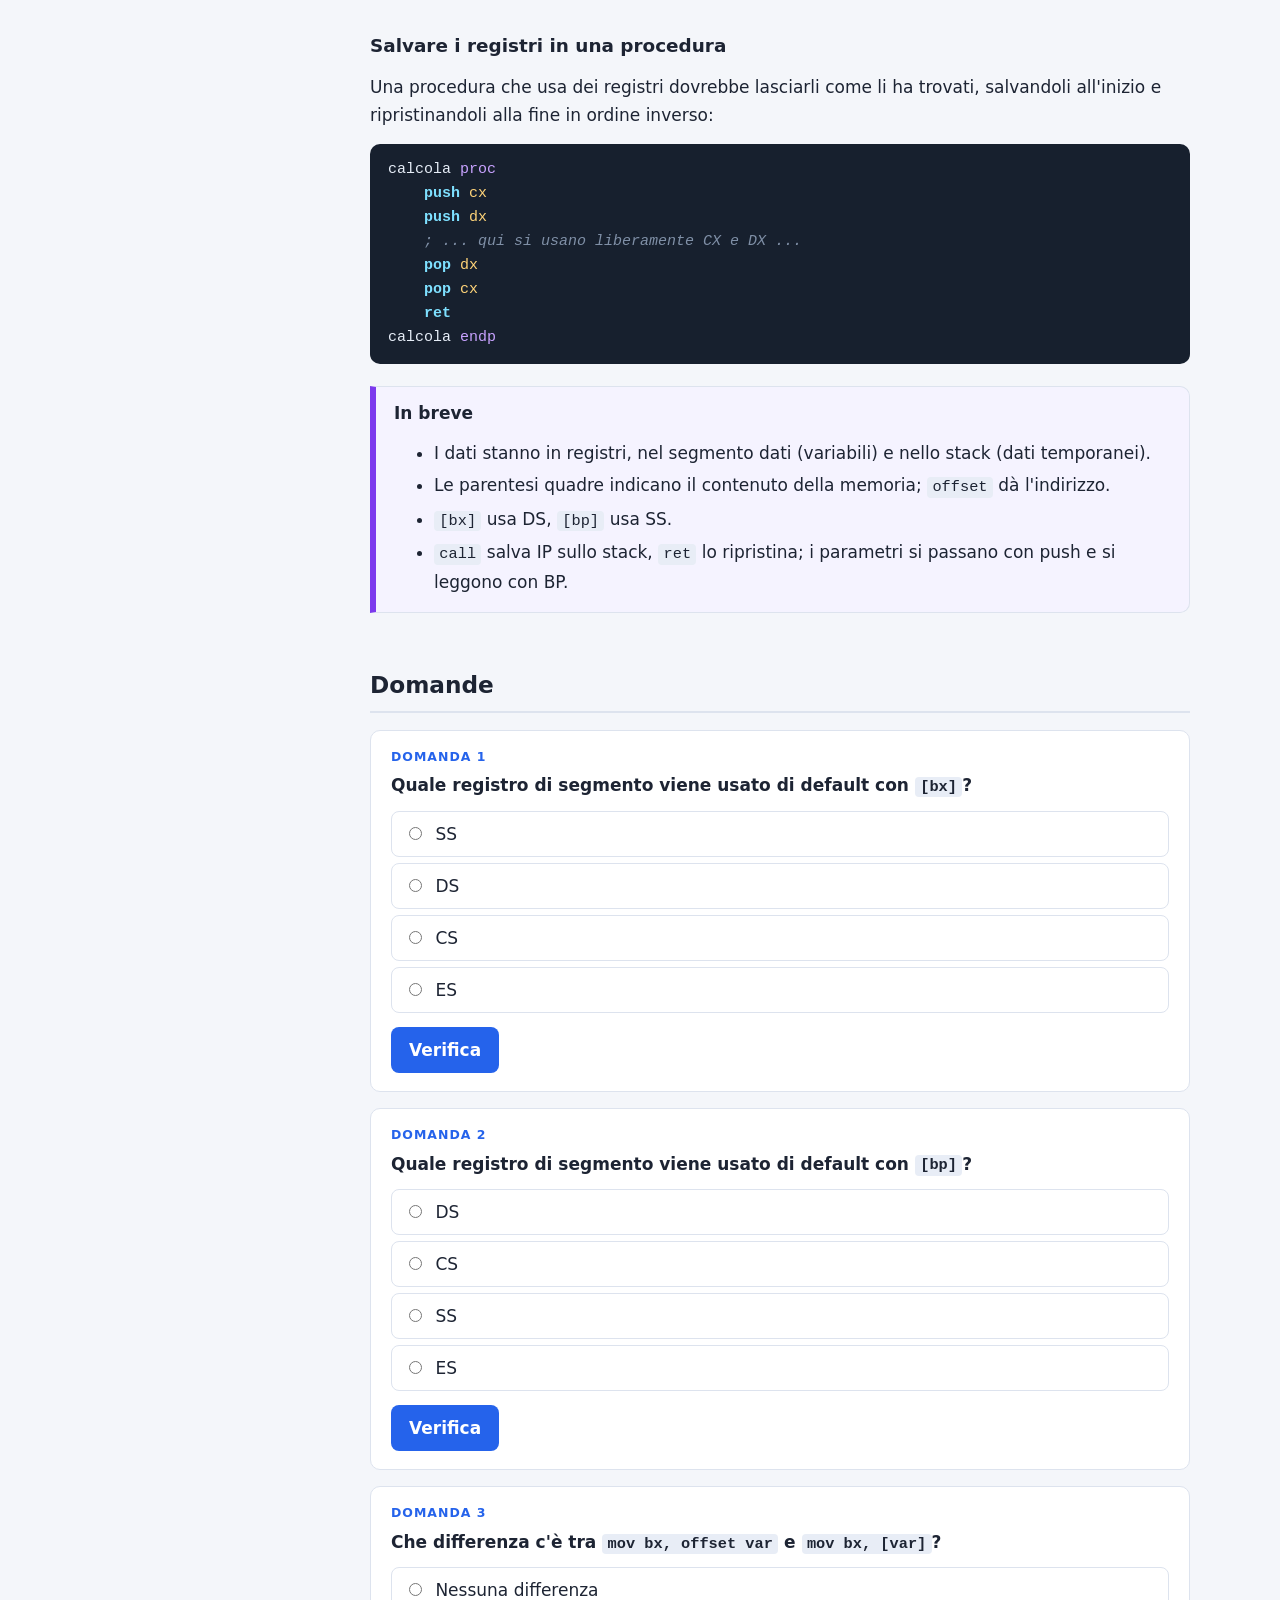
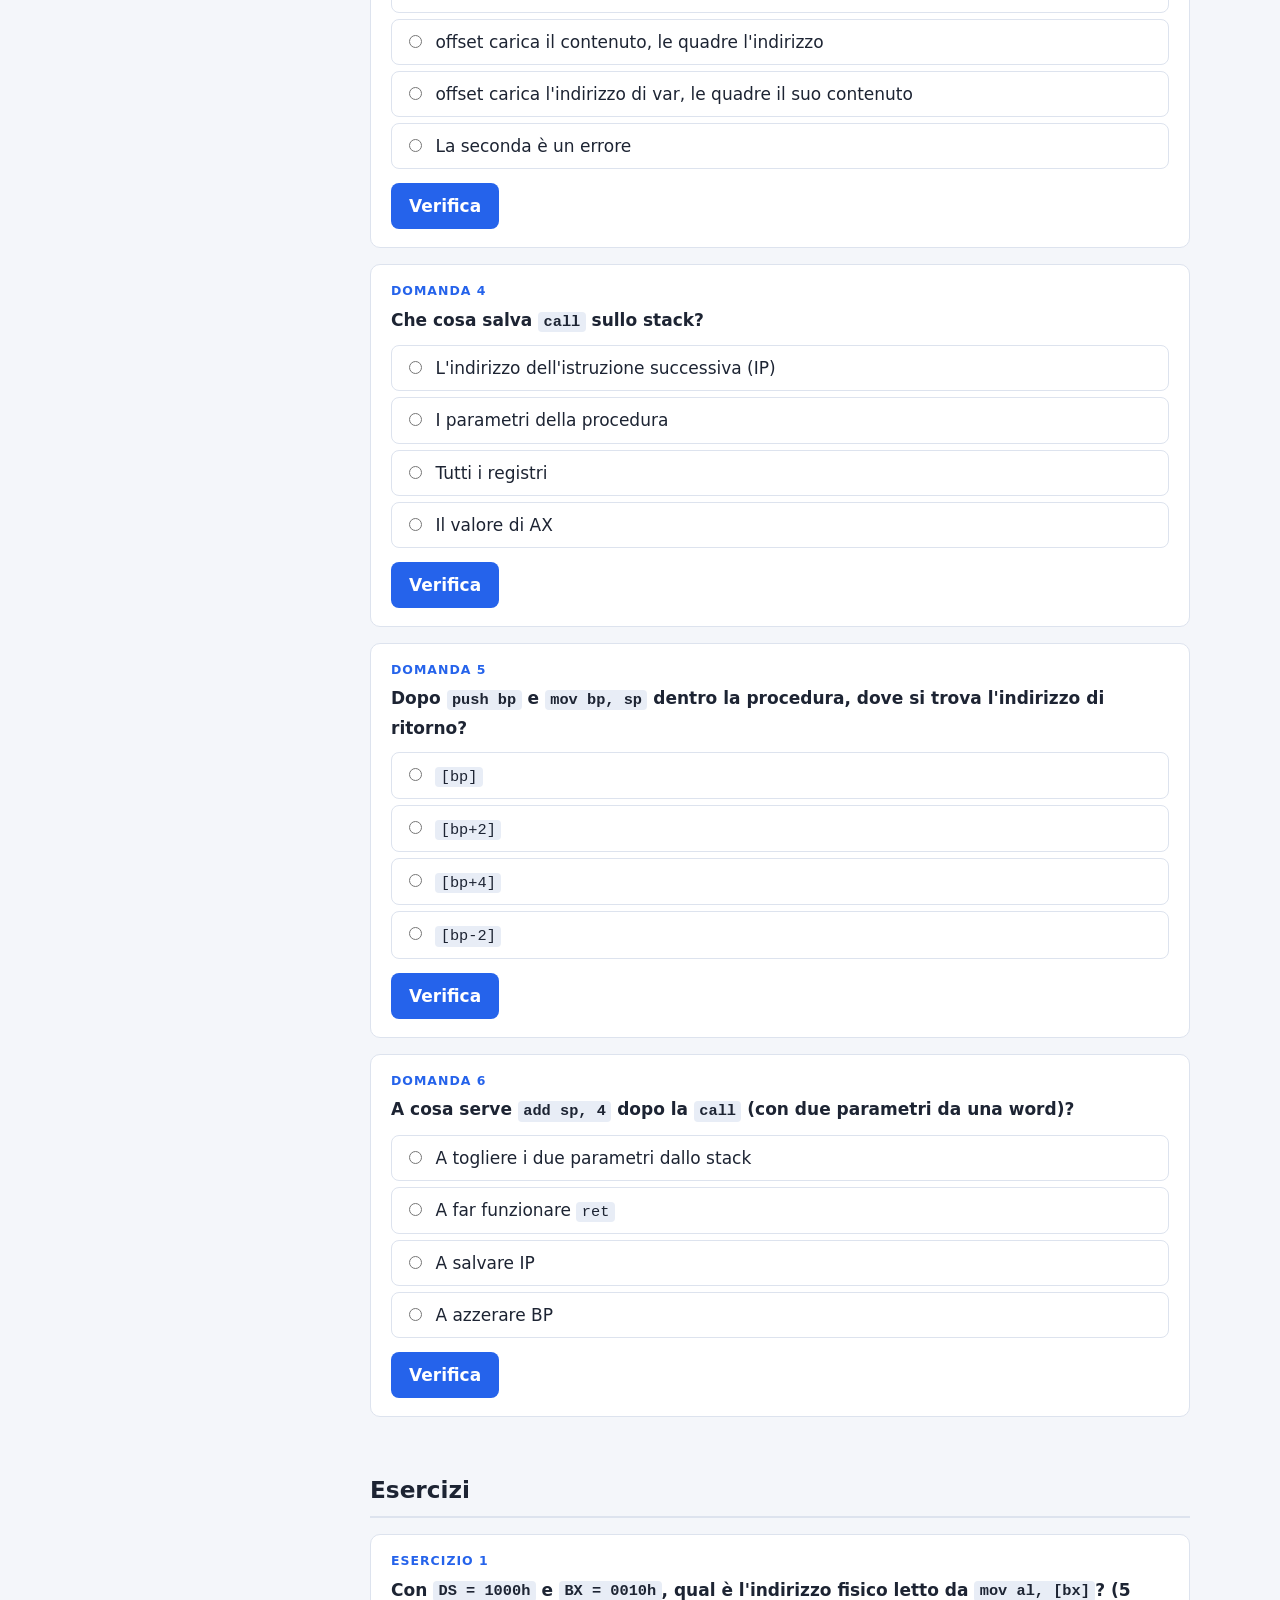
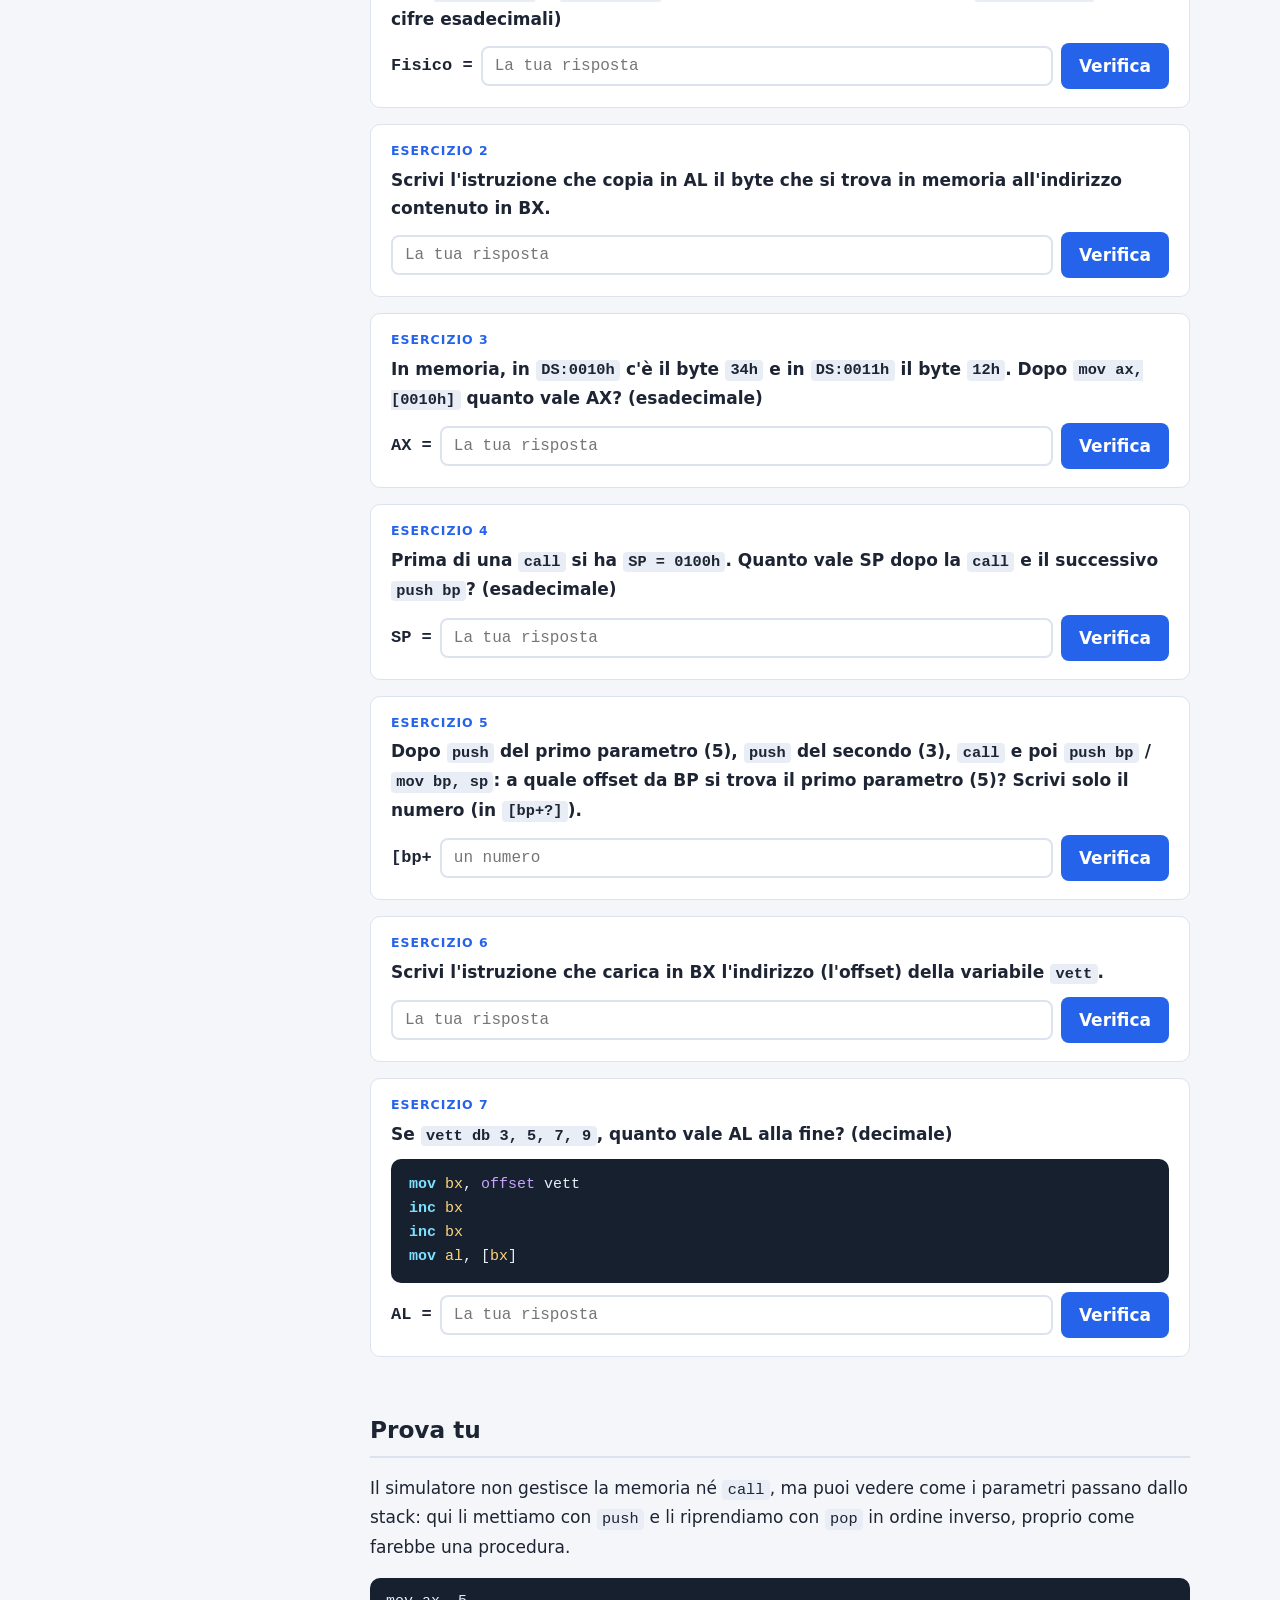
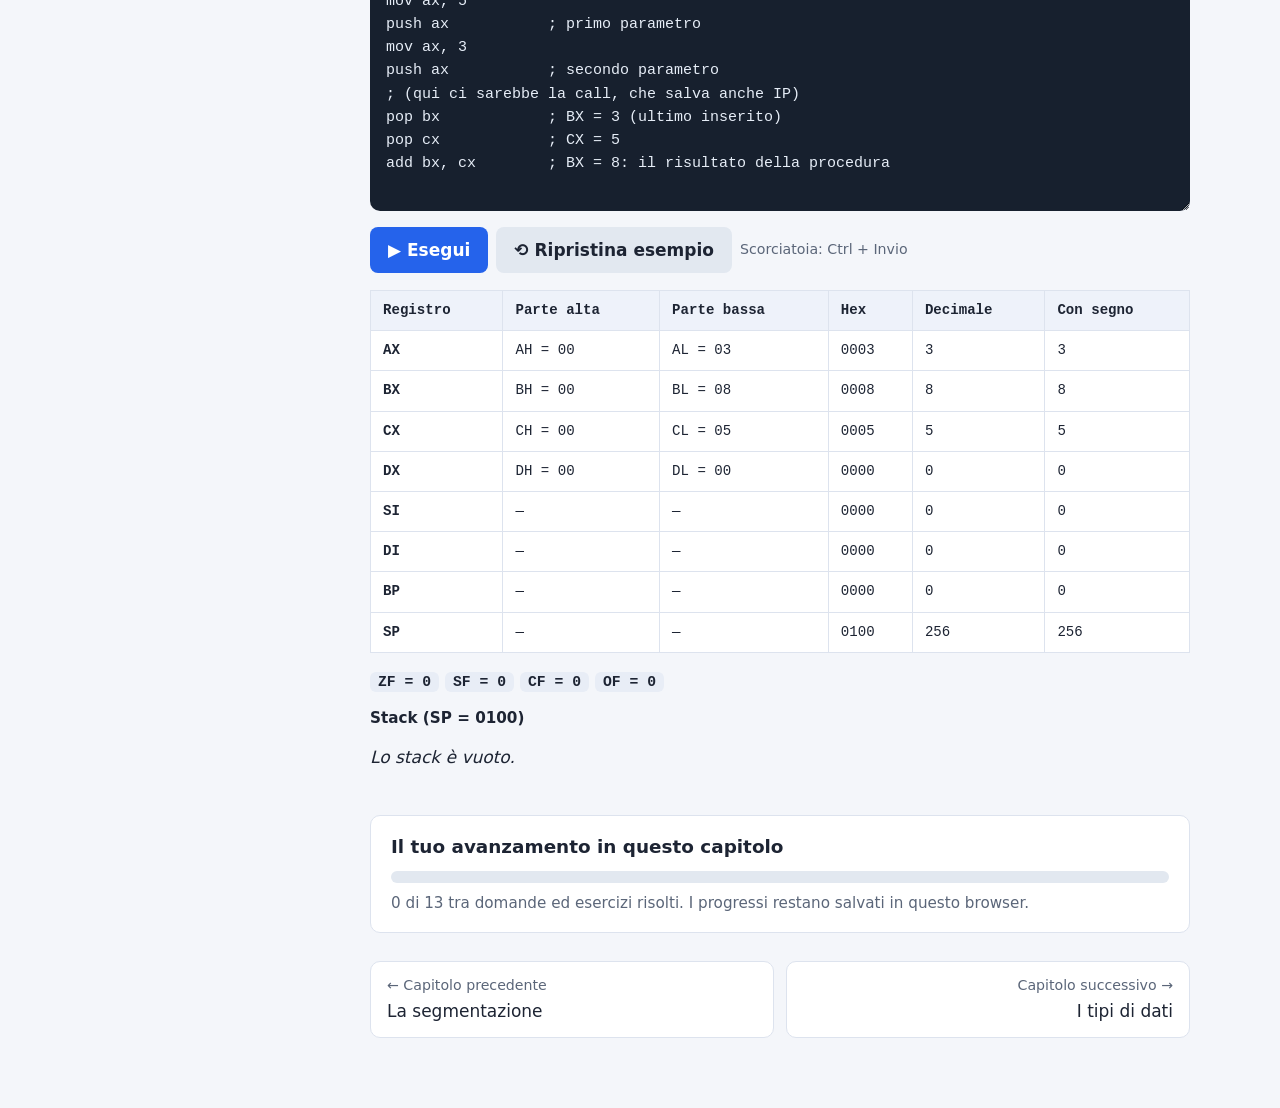
<file: src/data-stack.html>
<!DOCTYPE html>
<html lang="it">
<head>
<meta charset="UTF-8">
<meta name="viewport" content="width=device-width, initial-scale=1">
<meta name="theme-color" content="#17202e">
<title>6. Data stack e gestione dei dati · Assembly 8086</title>
<link rel="stylesheet" href="style.css">
</head>
<body data-page="data-stack">
<div id="layout">
  <aside id="sidebar"></aside>
  <main id="content">

    <p class="kicker">Capitolo 6 di 8</p>
    <h1>Data stack e gestione dei dati</h1>
    <p class="lead">Dove vivono i dati di un programma? In questo capitolo vediamo il segmento dati, come si legge la memoria e come lo stack serve a portare dati dentro e fuori dai sottoprogrammi.</p>

    <section id="teoria">
      <h2>Teoria</h2>

      <h3>Dove stanno i dati</h3>
      <div class="table-wrap">
        <table>
          <thead><tr><th>Posto</th><th>Vantaggi</th><th>Limiti</th><th>Esempio</th></tr></thead>
          <tbody>
            <tr><td><strong>Registri</strong></td><td>velocissimi</td><td>pochissimi (pochi byte)</td><td><code>mov ax, 5</code></td></tr>
            <tr><td><strong>Segmento dati</strong> (DS)</td><td>grande (fino a 64 KB), i dati restano finché il programma gira</td><td>più lento dei registri</td><td>le variabili</td></tr>
            <tr><td><strong>Stack</strong> (SS:SP)</td><td>comodo per dati temporanei, parametri e variabili locali</td><td>lo spazio è limitato; i dati vanno tolti in ordine</td><td><code>push ax</code></td></tr>
          </tbody>
        </table>
      </div>

      <h3>Il segmento dati e le variabili</h3>
      <p>Nel segmento dati si dichiarano le <strong>variabili</strong>: aree di memoria con un nome (nel capitolo 7 vedremo tutti i tipi). Il nome è solo una comodità: l'assembler lo sostituisce con l'<strong>offset</strong> della variabile all'interno del segmento.</p>
      <pre class="asm">.data
numero  db 25            ; 1 byte, offset 0000h
somma   dw 0             ; 1 word, offset 0001h
msg     db "Ciao$"       ; 5 byte
vett    db 3, 5, 7, 9    ; array di 4 byte</pre>

      <h3>Modi di indirizzamento</h3>
      <p>I <strong>modi di indirizzamento</strong> sono i diversi modi di indicare dove si trova un dato. Le <strong>parentesi quadre</strong> significano «il contenuto della memoria a questo indirizzo».</p>
      <div class="table-wrap">
        <table>
          <thead><tr><th>Modo</th><th>Esempio</th><th>Significato</th></tr></thead>
          <tbody>
            <tr><td>Immediato</td><td><code>mov ax, 5</code></td><td>il dato è scritto nell'istruzione</td></tr>
            <tr><td>Registro</td><td><code>mov ax, bx</code></td><td>il dato è in un registro</td></tr>
            <tr><td>Diretto</td><td><code>mov ax, somma</code></td><td>il dato è in memoria alla variabile <code>somma</code></td></tr>
            <tr><td>Indiretto con registro</td><td><code>mov al, [bx]</code></td><td>in BX c'è l'<em>offset</em> del dato: si legge il byte a DS:BX</td></tr>
            <tr><td>Con spiazzamento</td><td><code>mov al, [bx+2]</code></td><td>si legge a DS:(BX+2)</td></tr>
            <tr><td>Base + indice</td><td><code>mov al, [bx+si]</code></td><td>si legge a DS:(BX+SI), utile per gli array</td></tr>
          </tbody>
        </table>
      </div>
      <p>Per scorrere un array si mette in un registro l'indirizzo e lo si fa avanzare. Per ottenere l'indirizzo di una variabile si usa <code>offset</code> (oppure <code>lea</code>):</p>
      <pre class="asm">mov bx, offset vett   ; BX = indirizzo di vett (non il suo contenuto!)
mov al, [bx]          ; AL = 3   (primo elemento)
inc bx
mov al, [bx]          ; AL = 5   (secondo elemento)</pre>
      <div class="box attenzione">
        <span class="box-title">Indirizzo oppure contenuto?</span>
        <p><code>mov bx, offset vett</code> carica in BX l'<strong>indirizzo</strong> della variabile; <code>mov al, [bx]</code> legge il <strong>contenuto</strong> a quell'indirizzo. Confonderli è l'errore più frequente.</p>
      </div>
      <h3>Quale segmento viene usato?</h3>
      <p>Il registro di segmento viene scelto in automatico:</p>
      <ul>
        <li>con <code>[bx]</code>, <code>[si]</code>, <code>[di]</code> e con i nomi delle variabili si usa <strong>DS</strong> (il segmento dati);</li>
        <li>con <code>[bp]</code> e con SP si usa <strong>SS</strong> (il segmento dello stack).</li>
      </ul>
      <p>Esempio: se <code>DS = 1000h</code> e <code>BX = 0010h</code>, <code>mov al, [bx]</code> legge dall'indirizzo fisico <code>10000h + 0010h = 10010h</code>.</p>
      <div class="box nota">
        <span class="box-title">Memoria verso memoria</span>
        <p>Non esiste <code>mov</code> da memoria a memoria: per copiare un dato da una variabile all'altra si passa da un registro (<code>mov al, a</code> poi <code>mov b, al</code>).</p>
      </div>

      <h3>Lo stack per portare dati ai sottoprogrammi</h3>
      <p>Un <strong>sottoprogramma</strong> (procedura) è un pezzo di codice che si richiama più volte con <code>call</code>. Per eseguirlo e poi tornare al punto giusto:</p>
      <ul>
        <li><code>call etichetta</code> salva sullo stack l'<strong>indirizzo di ritorno</strong> (il valore di IP dell'istruzione successiva) e salta alla procedura;</li>
        <li><code>ret</code> estrae dallo stack quell'indirizzo e torna al chiamante.</li>
      </ul>
      <p>Lo stack serve anche per passare i <strong>parametri</strong>: il chiamante li mette sulla pila con <code>push</code>, la procedura li legge usando il registro <code>BP</code>.</p>
      <pre class="asm">    mov ax, 5
    push ax              ; primo parametro
    mov ax, 3
    push ax              ; secondo parametro
    call somma           ; salva IP sullo stack e salta
    add sp, 4            ; toglie i 2 parametri dallo stack
    ; qui AX = 8

somma proc
    push bp              ; salva il vecchio BP
    mov bp, sp           ; BP punta alla cima dello stack
    mov ax, [bp+4]       ; secondo parametro (3)
    add ax, [bp+6]       ; + primo parametro (5)
    pop bp               ; ripristina BP
    ret                  ; torna indietro, risultato in AX
somma endp</pre>
      <p>Questo è lo stack dentro la procedura, dopo <code>push bp</code> e <code>mov bp, sp</code> (gli indirizzi più bassi sono in basso, perché lo stack cresce verso il basso):</p>
      <div class="table-wrap">
        <table class="center">
          <thead><tr><th>Posizione</th><th>Contenuto</th></tr></thead>
          <tbody>
            <tr><td><code>[bp+6]</code></td><td>primo parametro (5)</td></tr>
            <tr><td><code>[bp+4]</code></td><td>secondo parametro (3)</td></tr>
            <tr><td><code>[bp+2]</code></td><td>indirizzo di ritorno (IP salvato da call)</td></tr>
            <tr><td><code>[bp]</code> ← SP e BP</td><td>vecchio valore di BP</td></tr>
          </tbody>
        </table>
      </div>
      <p>Perché <code>add sp, 4</code>? I due parametri sono stati messi dal chiamante (2 push × 2 byte = 4 byte): a lavoro finito vanno tolti, altrimenti lo stack resterebbe «sporco».</p>

      <h3>Salvare i registri in una procedura</h3>
      <p>Una procedura che usa dei registri dovrebbe lasciarli come li ha trovati, salvandoli all'inizio e ripristinandoli alla fine in ordine inverso:</p>
      <pre class="asm">calcola proc
    push cx
    push dx
    ; ... qui si usano liberamente CX e DX ...
    pop dx
    pop cx
    ret
calcola endp</pre>

      <div class="box breve">
        <span class="box-title">In breve</span>
        <ul>
          <li>I dati stanno in registri, nel segmento dati (variabili) e nello stack (dati temporanei).</li>
          <li>Le parentesi quadre indicano il contenuto della memoria; <code>offset</code> dà l'indirizzo.</li>
          <li><code>[bx]</code> usa DS, <code>[bp]</code> usa SS.</li>
          <li><code>call</code> salva IP sullo stack, <code>ret</code> lo ripristina; i parametri si passano con push e si leggono con BP.</li>
        </ul>
      </div>
    </section>

    <section id="domande" class="practice">
      <h2>Domande</h2>

      <div class="quiz" data-answer="b" data-explain="Con BX, SI, DI e con i nomi delle variabili la CPU usa DS, il segmento dei dati.">
        <p class="q">Quale registro di segmento viene usato di default con <code>[bx]</code>?</p>
        <label><input type="radio" value="a"> SS</label>
        <label><input type="radio" value="b"> DS</label>
        <label><input type="radio" value="c"> CS</label>
        <label><input type="radio" value="d"> ES</label>
      </div>

      <div class="quiz" data-answer="c" data-explain="BP è legato allo stack: con [bp] la CPU usa il segmento SS.">
        <p class="q">Quale registro di segmento viene usato di default con <code>[bp]</code>?</p>
        <label><input type="radio" value="a"> DS</label>
        <label><input type="radio" value="b"> CS</label>
        <label><input type="radio" value="c"> SS</label>
        <label><input type="radio" value="d"> ES</label>
      </div>

      <div class="quiz" data-answer="c" data-explain="offset dà l'indirizzo della variabile; le parentesi quadre (o il solo nome) leggono il contenuto.">
        <p class="q">Che differenza c'è tra <code>mov bx, offset var</code> e <code>mov bx, [var]</code>?</p>
        <label><input type="radio" value="a"> Nessuna differenza</label>
        <label><input type="radio" value="b"> offset carica il contenuto, le quadre l'indirizzo</label>
        <label><input type="radio" value="c"> offset carica l'indirizzo di var, le quadre il suo contenuto</label>
        <label><input type="radio" value="d"> La seconda è un errore</label>
      </div>

      <div class="quiz" data-answer="a" data-explain="call salva sullo stack l'indirizzo dell'istruzione successiva (IP) per sapere dove tornare con ret.">
        <p class="q">Che cosa salva <code>call</code> sullo stack?</p>
        <label><input type="radio" value="a"> L'indirizzo dell'istruzione successiva (IP)</label>
        <label><input type="radio" value="b"> I parametri della procedura</label>
        <label><input type="radio" value="c"> Tutti i registri</label>
        <label><input type="radio" value="d"> Il valore di AX</label>
      </div>

      <div class="quiz" data-answer="b" data-explain="Con push bp e mov bp, sp: in [bp] c'è il vecchio BP, in [bp+2] l'indirizzo di ritorno, da [bp+4] in poi i parametri.">
        <p class="q">Dopo <code>push bp</code> e <code>mov bp, sp</code> dentro la procedura, dove si trova l'indirizzo di ritorno?</p>
        <label><input type="radio" value="a"> <code>[bp]</code></label>
        <label><input type="radio" value="b"> <code>[bp+2]</code></label>
        <label><input type="radio" value="c"> <code>[bp+4]</code></label>
        <label><input type="radio" value="d"> <code>[bp-2]</code></label>
      </div>

      <div class="quiz" data-answer="a" data-explain="Il chiamante ha messo i parametri con push: finita la procedura vanno rimossi, spostando SP in avanti di tanti byte quanti ne ha messi.">
        <p class="q">A cosa serve <code>add sp, 4</code> dopo la <code>call</code> (con due parametri da una word)?</p>
        <label><input type="radio" value="a"> A togliere i due parametri dallo stack</label>
        <label><input type="radio" value="b"> A far funzionare <code>ret</code></label>
        <label><input type="radio" value="c"> A salvare IP</label>
        <label><input type="radio" value="d"> A azzerare BP</label>
      </div>
    </section>

    <section id="esercizi" class="practice">
      <h2>Esercizi</h2>

      <div class="exercise" data-type="num" data-answers="10010" data-label="Fisico =" data-hint="Indirizzo fisico = DS × 16 + BX = 10000h + 0010h." data-explain="DS × 16 = 10000h; 10000h + 0010h = 10010h.">
        <p class="q">Con <code>DS = 1000h</code> e <code>BX = 0010h</code>, qual è l'indirizzo fisico letto da <code>mov al, [bx]</code>? (5 cifre esadecimali)</p>
      </div>

      <div class="exercise" data-type="text" data-answers="mov al,[bx]|mov al,byte ptr [bx]|mov al,ds:[bx]|mov al,[ds:bx]" data-solution="mov al, [bx]" data-hint="La destinazione è AL (8 bit) e la sorgente è la memoria all'indirizzo contenuto in BX." data-explain="mov al, [bx] legge il byte a DS:BX e lo copia in AL.">
        <p class="q">Scrivi l'istruzione che copia in AL il byte che si trova in memoria all'indirizzo contenuto in BX.</p>
      </div>

      <div class="exercise" data-type="num" data-answers="1234" data-label="AX =" data-hint="Little endian: il byte all'indirizzo più basso è la parte bassa (AL); quello all'indirizzo più alto è la parte alta (AH)." data-explain="AL riceve 34h (indirizzo 0010h) e AH riceve 12h (indirizzo 0011h): AX = 1234h.">
        <p class="q">In memoria, in <code>DS:0010h</code> c'è il byte <code>34h</code> e in <code>DS:0011h</code> il byte <code>12h</code>. Dopo <code>mov ax, [0010h]</code> quanto vale AX? (esadecimale)</p>
      </div>

      <div class="exercise" data-type="num" data-answers="00FC" data-label="SP =" data-hint="call fa SP − 2 (salva IP) e push bp fa un altro SP − 2." data-explain="0100h → 00FEh dopo call (IP salvato) → 00FCh dopo push bp.">
        <p class="q">Prima di una <code>call</code> si ha <code>SP = 0100h</code>. Quanto vale SP dopo la <code>call</code> e il successivo <code>push bp</code>? (esadecimale)</p>
      </div>

      <div class="exercise" data-type="num" data-answers="6" data-label="[bp+" data-placeholder="un numero" data-hint="L'ultimo parametro pushato è più vicino a BP; il primo è più lontano." data-explain="Dall'alto: [bp+6] = primo parametro, [bp+4] = secondo, [bp+2] = indirizzo di ritorno, [bp] = vecchio BP.">
        <p class="q">Dopo <code>push</code> del primo parametro (5), <code>push</code> del secondo (3), <code>call</code> e poi <code>push bp</code> / <code>mov bp, sp</code>: a quale offset da BP si trova il <strong>primo</strong> parametro (5)? Scrivi solo il numero (in <code>[bp+?]</code>).</p>
      </div>

      <div class="exercise" data-type="text" data-answers="mov bx,offset vett|lea bx,vett|lea bx,[vett]" data-solution="mov bx, offset vett" data-hint="Per ottenere l'indirizzo (non il contenuto) serve la parola offset, oppure l'istruzione lea." data-explain="mov bx, offset vett carica in BX l'indirizzo di vett (lea bx, vett è equivalente).">
        <p class="q">Scrivi l'istruzione che carica in BX l'indirizzo (l'offset) della variabile <code>vett</code>.</p>
      </div>

      <div class="exercise" data-type="num" data-answers="7" data-label="AL =" data-hint="vett contiene 3, 5, 7, 9. BX parte dal primo elemento: quanti inc ci sono?" data-explain="BX parte dal primo elemento (3); due inc lo portano al terzo, che vale 7.">
        <p class="q">Se <code>vett db 3, 5, 7, 9</code>, quanto vale AL alla fine? (decimale)</p>
        <pre class="asm">mov bx, offset vett
inc bx
inc bx
mov al, [bx]</pre>
      </div>
    </section>

    <section id="prova">
      <h2>Prova tu</h2>
      <p>Il simulatore non gestisce la memoria né <code>call</code>, ma puoi vedere come i parametri passano dallo stack: qui li mettiamo con <code>push</code> e li riprendiamo con <code>pop</code> in ordine inverso, proprio come farebbe una procedura.</p>
      <div class="sim"><textarea>mov ax, 5
push ax           ; primo parametro
mov ax, 3
push ax           ; secondo parametro
; (qui ci sarebbe la call, che salva anche IP)
pop bx            ; BX = 3 (ultimo inserito)
pop cx            ; CX = 5
add bx, cx        ; BX = 8: il risultato della procedura</textarea></div>
    </section>

  </main>
</div>
<script src="script.js"></script>
</body>
</html>
</file>
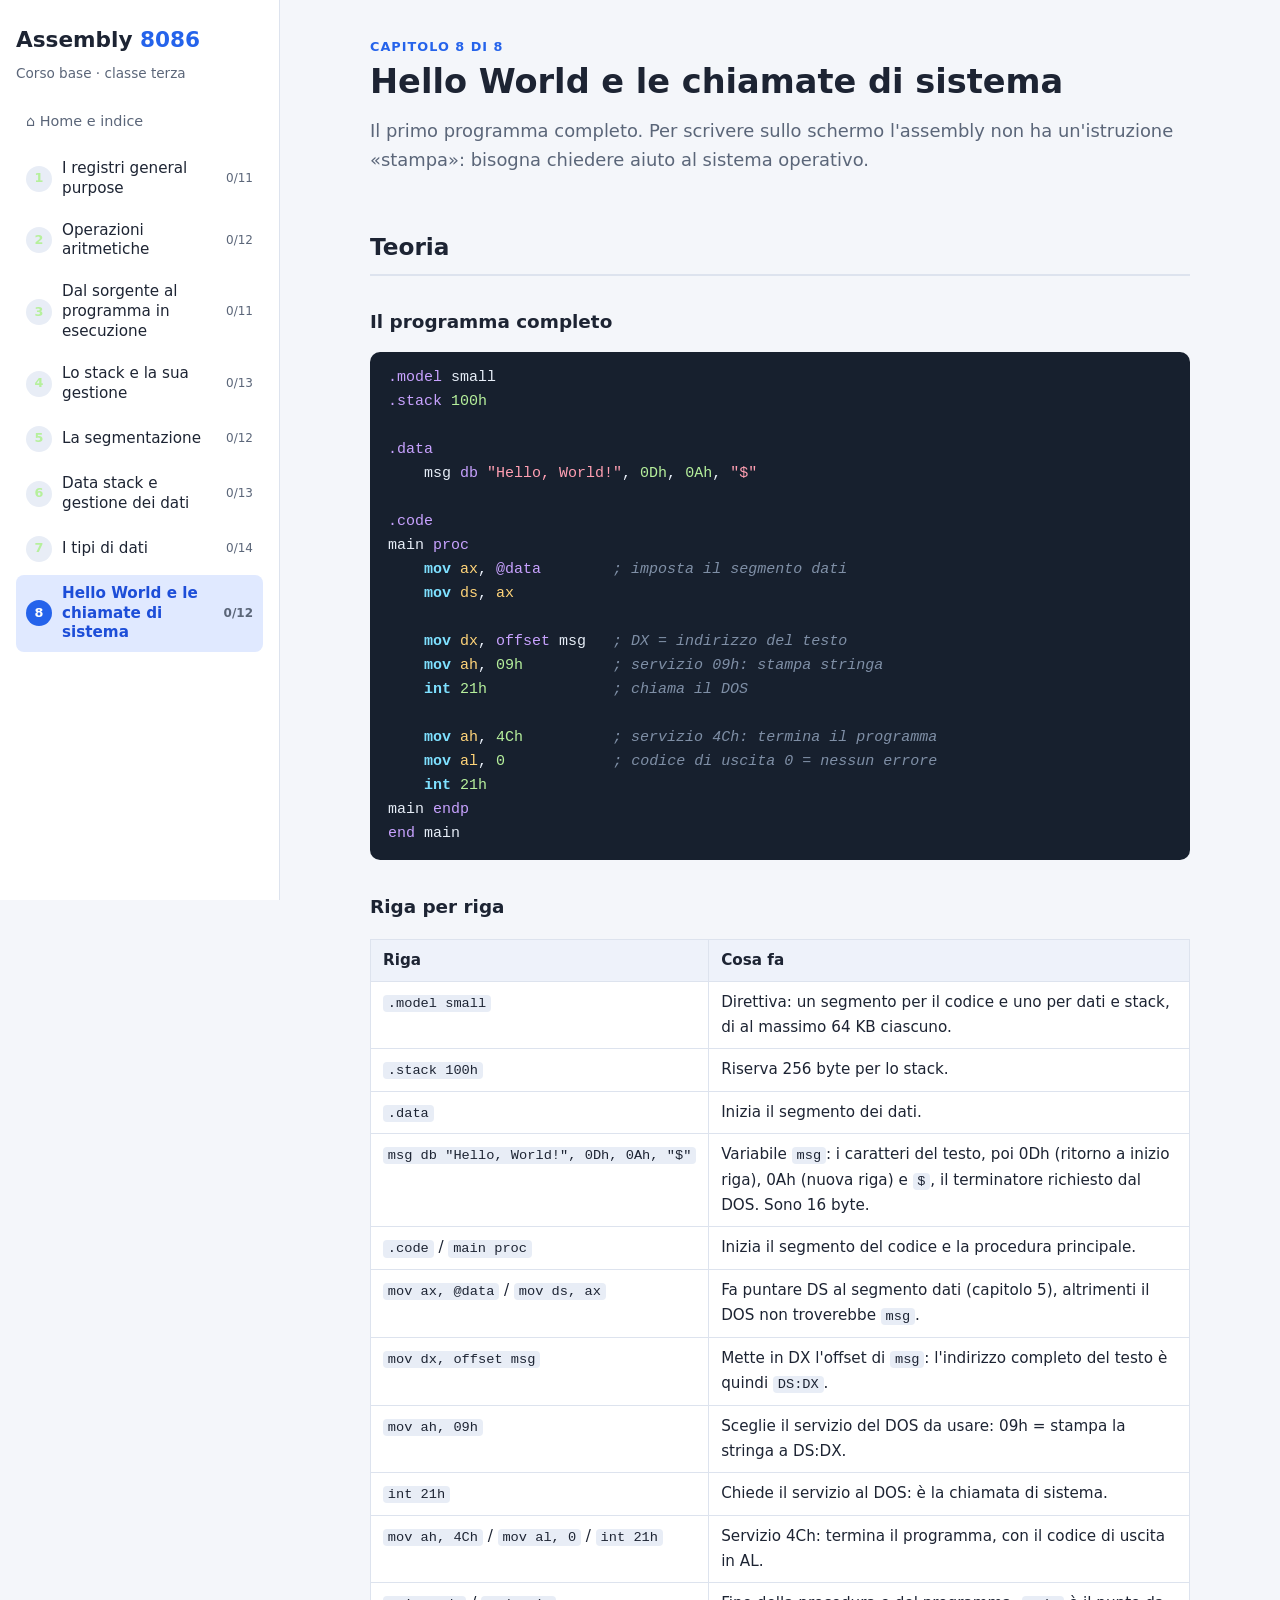
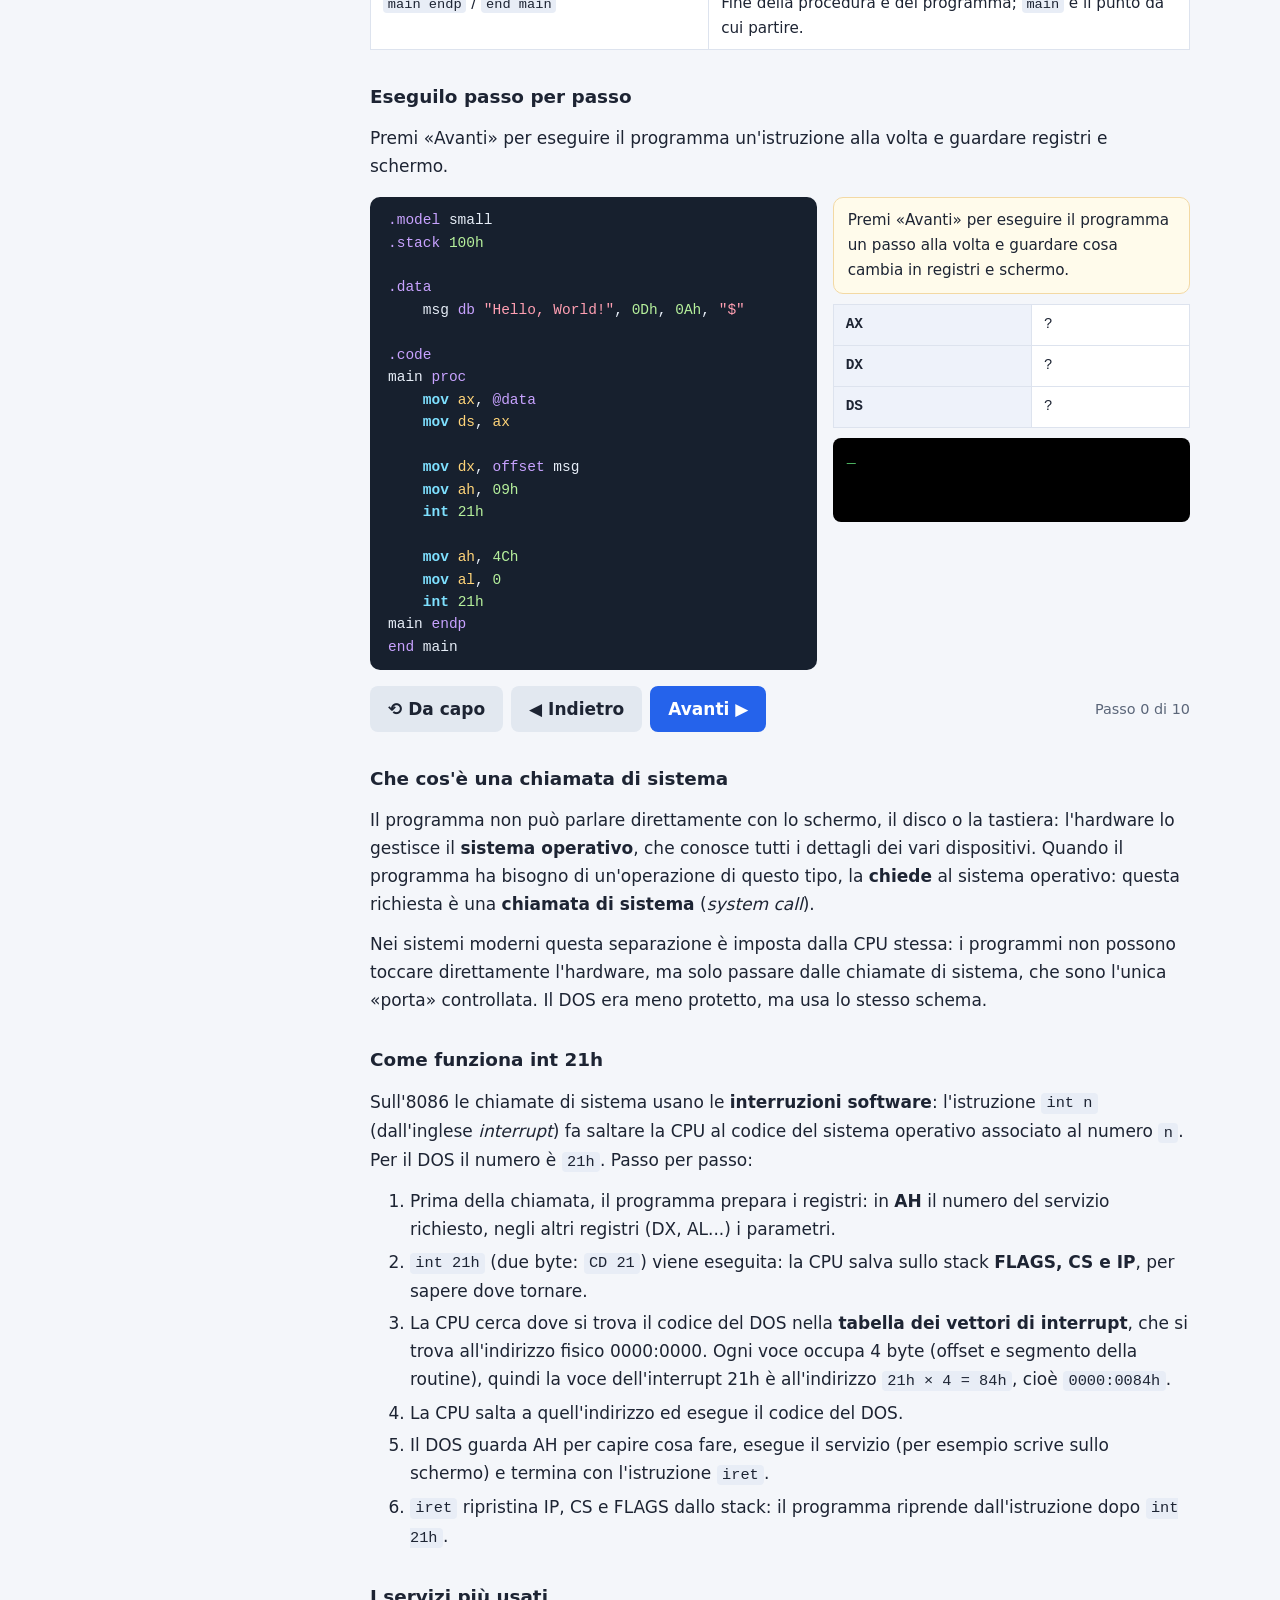
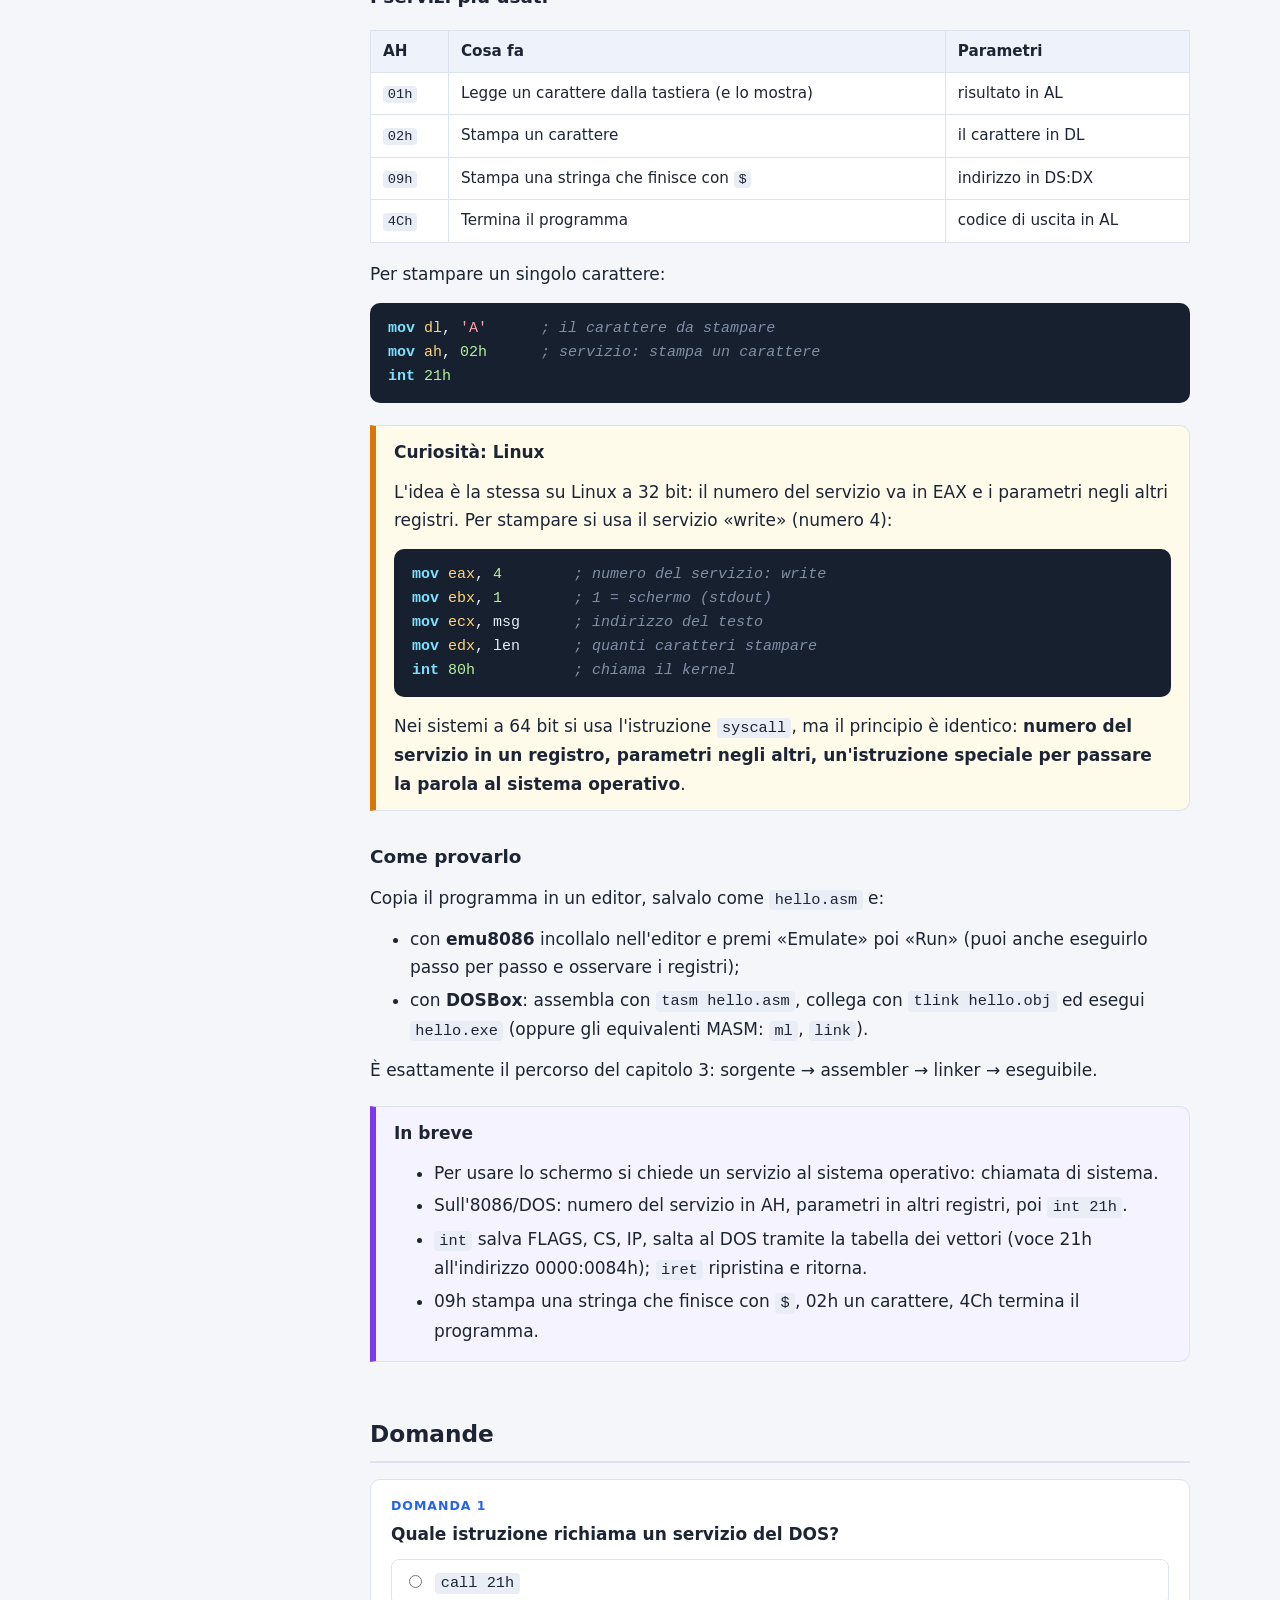
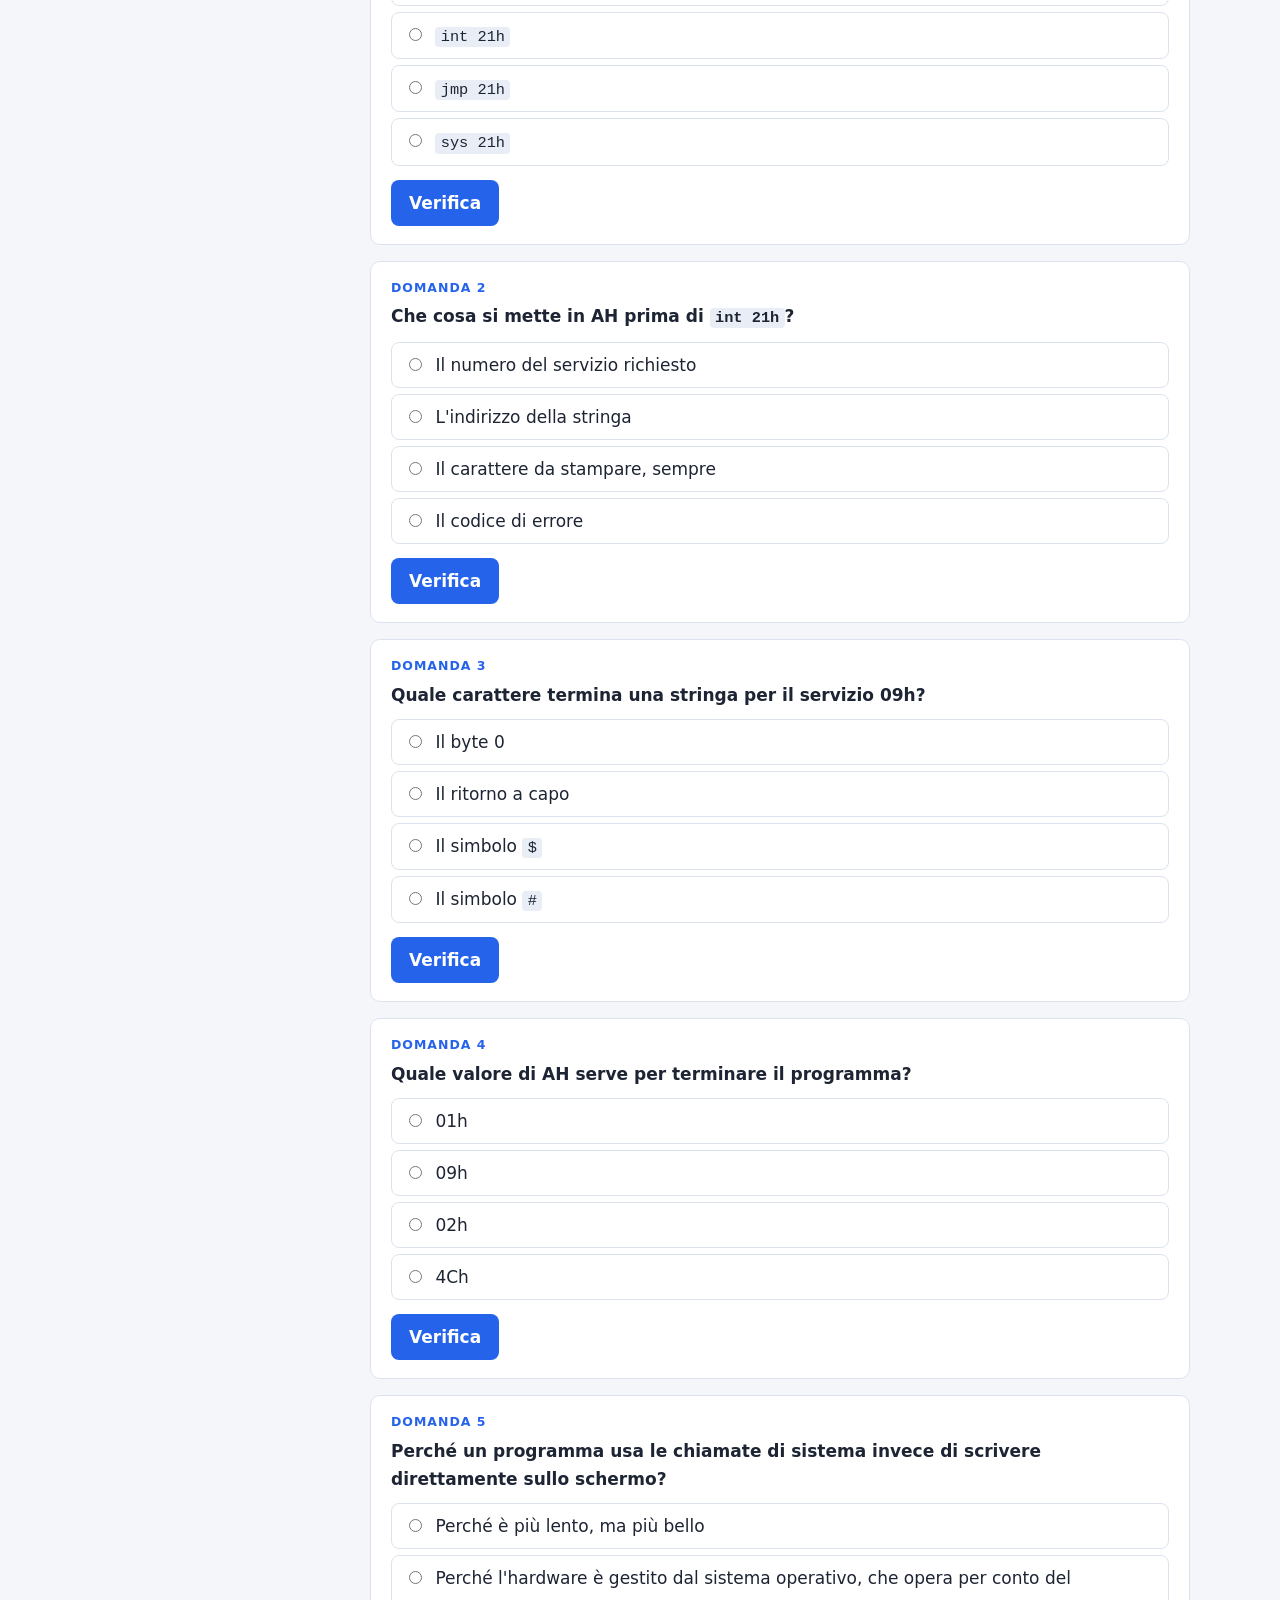
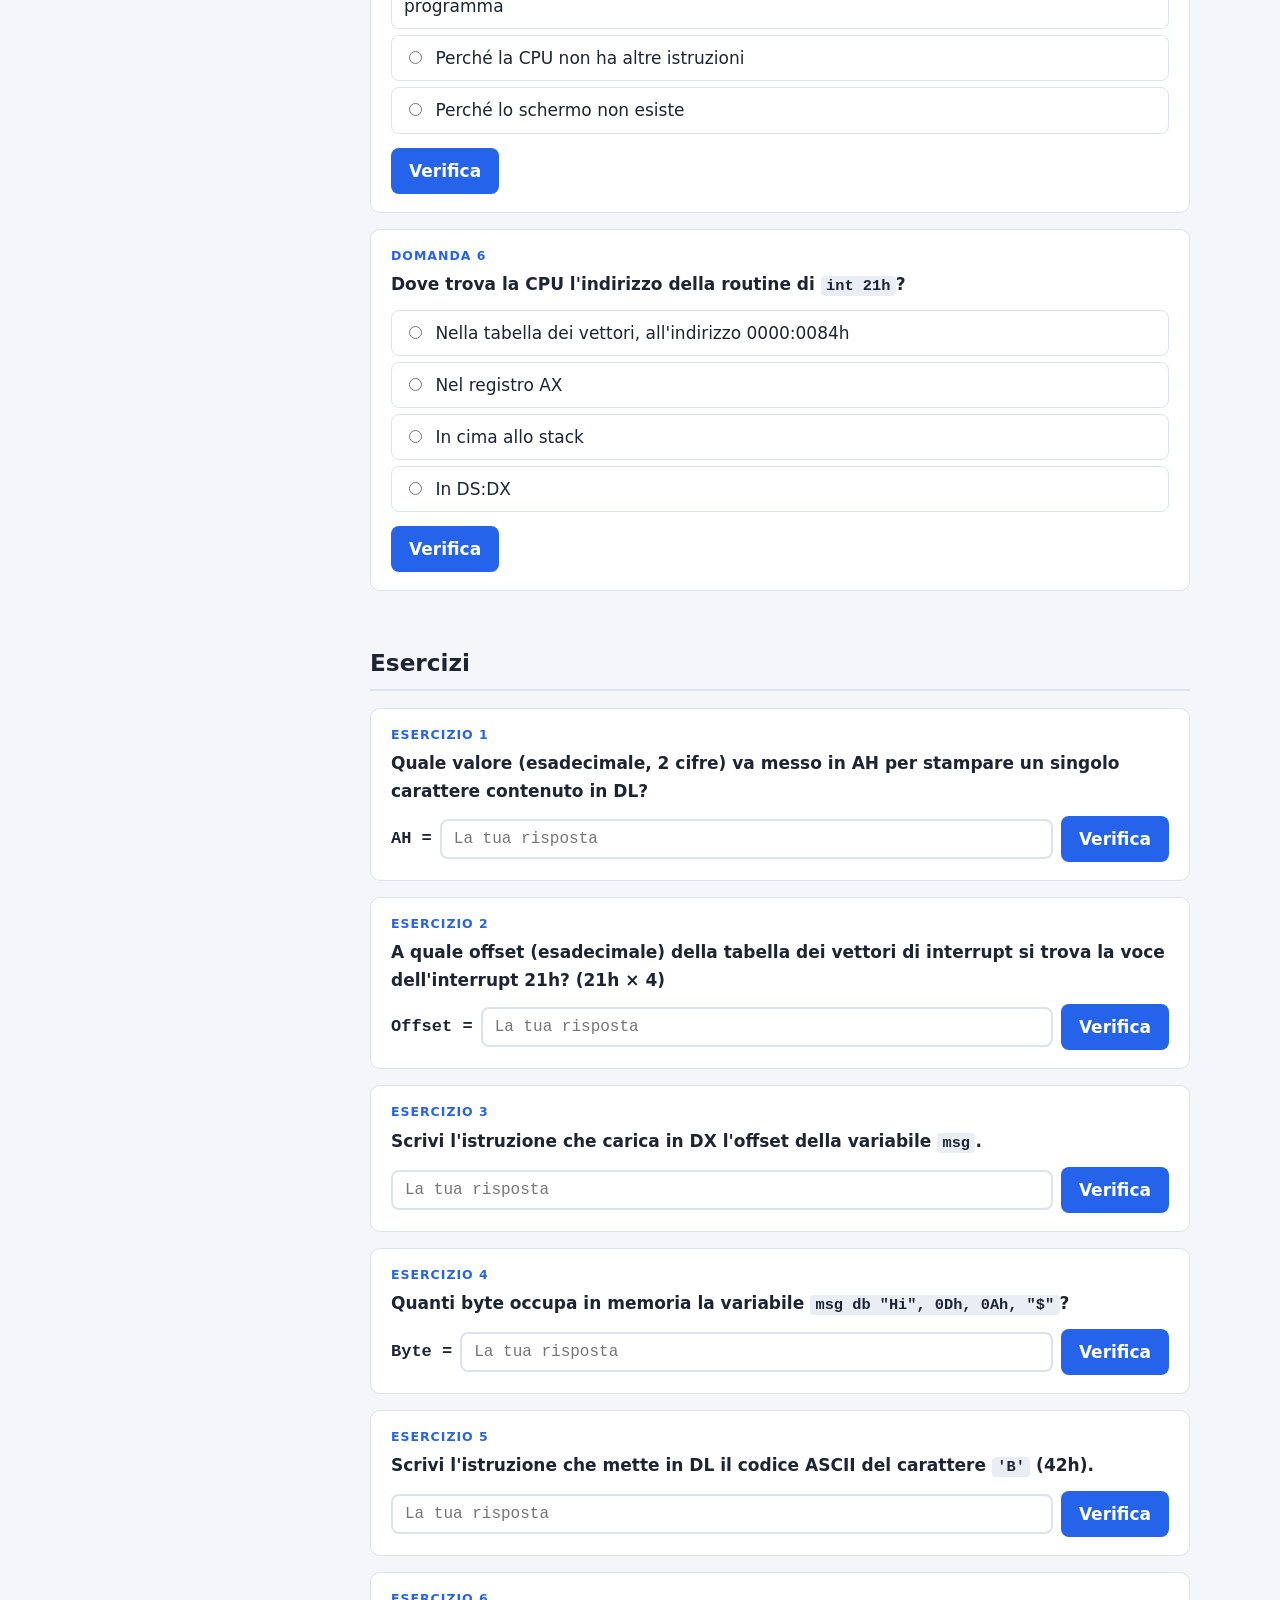
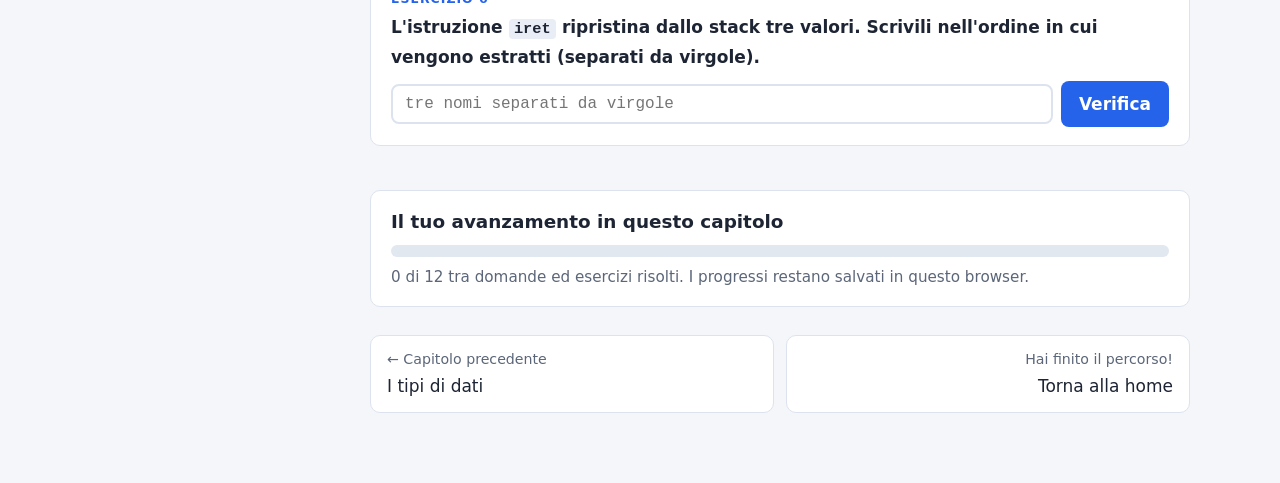
<file: src/hello-world.html>
<!DOCTYPE html>
<html lang="it">
<head>
<meta charset="UTF-8">
<meta name="viewport" content="width=device-width, initial-scale=1">
<meta name="theme-color" content="#17202e">
<title>8. Hello World e le chiamate di sistema · Assembly 8086</title>
<link rel="stylesheet" href="style.css">
</head>
<body data-page="hello-world">
<div id="layout">
  <aside id="sidebar"></aside>
  <main id="content">

    <p class="kicker">Capitolo 8 di 8</p>
    <h1>Hello World e le chiamate di sistema</h1>
    <p class="lead">Il primo programma completo. Per scrivere sullo schermo l'assembly non ha un'istruzione «stampa»: bisogna chiedere aiuto al sistema operativo.</p>

    <section id="teoria">
      <h2>Teoria</h2>

      <h3>Il programma completo</h3>
      <pre class="asm">.model small
.stack 100h

.data
    msg db "Hello, World!", 0Dh, 0Ah, "$"

.code
main proc
    mov ax, @data        ; imposta il segmento dati
    mov ds, ax

    mov dx, offset msg   ; DX = indirizzo del testo
    mov ah, 09h          ; servizio 09h: stampa stringa
    int 21h              ; chiama il DOS

    mov ah, 4Ch          ; servizio 4Ch: termina il programma
    mov al, 0            ; codice di uscita 0 = nessun errore
    int 21h
main endp
end main</pre>

      <h3>Riga per riga</h3>
      <div class="table-wrap">
        <table>
          <thead><tr><th>Riga</th><th>Cosa fa</th></tr></thead>
          <tbody>
            <tr><td><code>.model small</code></td><td>Direttiva: un segmento per il codice e uno per dati e stack, di al massimo 64 KB ciascuno.</td></tr>
            <tr><td><code>.stack 100h</code></td><td>Riserva 256 byte per lo stack.</td></tr>
            <tr><td><code>.data</code></td><td>Inizia il segmento dei dati.</td></tr>
            <tr><td><code>msg db "Hello, World!", 0Dh, 0Ah, "$"</code></td><td>Variabile <code>msg</code>: i caratteri del testo, poi 0Dh (ritorno a inizio riga), 0Ah (nuova riga) e <code>$</code>, il terminatore richiesto dal DOS. Sono 16 byte.</td></tr>
            <tr><td><code>.code</code> / <code>main proc</code></td><td>Inizia il segmento del codice e la procedura principale.</td></tr>
            <tr><td><code>mov ax, @data</code> / <code>mov ds, ax</code></td><td>Fa puntare DS al segmento dati (capitolo 5), altrimenti il DOS non troverebbe <code>msg</code>.</td></tr>
            <tr><td><code>mov dx, offset msg</code></td><td>Mette in DX l'offset di <code>msg</code>: l'indirizzo completo del testo è quindi <code>DS:DX</code>.</td></tr>
            <tr><td><code>mov ah, 09h</code></td><td>Sceglie il servizio del DOS da usare: 09h = stampa la stringa a DS:DX.</td></tr>
            <tr><td><code>int 21h</code></td><td>Chiede il servizio al DOS: è la chiamata di sistema.</td></tr>
            <tr><td><code>mov ah, 4Ch</code> / <code>mov al, 0</code> / <code>int 21h</code></td><td>Servizio 4Ch: termina il programma, con il codice di uscita in AL.</td></tr>
            <tr><td><code>main endp</code> / <code>end main</code></td><td>Fine della procedura e del programma; <code>main</code> è il punto da cui partire.</td></tr>
          </tbody>
        </table>
      </div>

      <h3>Eseguilo passo per passo</h3>
      <p>Premi «Avanti» per eseguire il programma un'istruzione alla volta e guardare registri e schermo.</p>
      <div class="stepper" data-id="hello"></div>

      <h3>Che cos'è una chiamata di sistema</h3>
      <p>Il programma non può parlare direttamente con lo schermo, il disco o la tastiera: l'hardware lo gestisce il <strong>sistema operativo</strong>, che conosce tutti i dettagli dei vari dispositivi. Quando il programma ha bisogno di un'operazione di questo tipo, la <strong>chiede</strong> al sistema operativo: questa richiesta è una <strong>chiamata di sistema</strong> (<em>system call</em>).</p>
      <p>Nei sistemi moderni questa separazione è imposta dalla CPU stessa: i programmi non possono toccare direttamente l'hardware, ma solo passare dalle chiamate di sistema, che sono l'unica «porta» controllata. Il DOS era meno protetto, ma usa lo stesso schema.</p>

      <h3>Come funziona int 21h</h3>
      <p>Sull'8086 le chiamate di sistema usano le <strong>interruzioni software</strong>: l'istruzione <code>int n</code> (dall'inglese <em>interrupt</em>) fa saltare la CPU al codice del sistema operativo associato al numero <code>n</code>. Per il DOS il numero è <code>21h</code>. Passo per passo:</p>
      <ol>
        <li>Prima della chiamata, il programma prepara i registri: in <strong>AH</strong> il numero del servizio richiesto, negli altri registri (DX, AL...) i parametri.</li>
        <li><code>int 21h</code> (due byte: <code>CD 21</code>) viene eseguita: la CPU salva sullo stack <strong>FLAGS, CS e IP</strong>, per sapere dove tornare.</li>
        <li>La CPU cerca dove si trova il codice del DOS nella <strong>tabella dei vettori di interrupt</strong>, che si trova all'indirizzo fisico 0000:0000. Ogni voce occupa 4 byte (offset e segmento della routine), quindi la voce dell'interrupt 21h è all'indirizzo <code>21h × 4 = 84h</code>, cioè <code>0000:0084h</code>.</li>
        <li>La CPU salta a quell'indirizzo ed esegue il codice del DOS.</li>
        <li>Il DOS guarda AH per capire cosa fare, esegue il servizio (per esempio scrive sullo schermo) e termina con l'istruzione <code>iret</code>.</li>
        <li><code>iret</code> ripristina IP, CS e FLAGS dallo stack: il programma riprende dall'istruzione dopo <code>int 21h</code>.</li>
      </ol>

      <h3>I servizi più usati</h3>
      <div class="table-wrap">
        <table>
          <thead><tr><th>AH</th><th>Cosa fa</th><th>Parametri</th></tr></thead>
          <tbody>
            <tr><td><code>01h</code></td><td>Legge un carattere dalla tastiera (e lo mostra)</td><td>risultato in AL</td></tr>
            <tr><td><code>02h</code></td><td>Stampa un carattere</td><td>il carattere in DL</td></tr>
            <tr><td><code>09h</code></td><td>Stampa una stringa che finisce con <code>$</code></td><td>indirizzo in DS:DX</td></tr>
            <tr><td><code>4Ch</code></td><td>Termina il programma</td><td>codice di uscita in AL</td></tr>
          </tbody>
        </table>
      </div>
      <p>Per stampare un singolo carattere:</p>
      <pre class="asm">mov dl, 'A'      ; il carattere da stampare
mov ah, 02h      ; servizio: stampa un carattere
int 21h</pre>

      <div class="box nota">
        <span class="box-title">Curiosità: Linux</span>
        <p>L'idea è la stessa su Linux a 32 bit: il numero del servizio va in EAX e i parametri negli altri registri. Per stampare si usa il servizio «write» (numero 4):</p>
        <pre class="asm">mov eax, 4        ; numero del servizio: write
mov ebx, 1        ; 1 = schermo (stdout)
mov ecx, msg      ; indirizzo del testo
mov edx, len      ; quanti caratteri stampare
int 80h           ; chiama il kernel</pre>
        <p>Nei sistemi a 64 bit si usa l'istruzione <code>syscall</code>, ma il principio è identico: <strong>numero del servizio in un registro, parametri negli altri, un'istruzione speciale per passare la parola al sistema operativo</strong>.</p>
      </div>

      <h3>Come provarlo</h3>
      <p>Copia il programma in un editor, salvalo come <code>hello.asm</code> e:</p>
      <ul>
        <li>con <strong>emu8086</strong> incollalo nell'editor e premi «Emulate» poi «Run» (puoi anche eseguirlo passo per passo e osservare i registri);</li>
        <li>con <strong>DOSBox</strong>: assembla con <code>tasm hello.asm</code>, collega con <code>tlink hello.obj</code> ed esegui <code>hello.exe</code> (oppure gli equivalenti MASM: <code>ml</code>, <code>link</code>).</li>
      </ul>
      <p>È esattamente il percorso del capitolo 3: sorgente → assembler → linker → eseguibile.</p>

      <div class="box breve">
        <span class="box-title">In breve</span>
        <ul>
          <li>Per usare lo schermo si chiede un servizio al sistema operativo: chiamata di sistema.</li>
          <li>Sull'8086/DOS: numero del servizio in AH, parametri in altri registri, poi <code>int 21h</code>.</li>
          <li><code>int</code> salva FLAGS, CS, IP, salta al DOS tramite la tabella dei vettori (voce 21h all'indirizzo 0000:0084h); <code>iret</code> ripristina e ritorna.</li>
          <li>09h stampa una stringa che finisce con <code>$</code>, 02h un carattere, 4Ch termina il programma.</li>
        </ul>
      </div>
    </section>

    <section id="domande" class="practice">
      <h2>Domande</h2>

      <div class="quiz" data-answer="b" data-explain="int 21h è l'istruzione che chiama le funzioni del DOS (call e jmp fanno altro; sys non esiste nell'8086).">
        <p class="q">Quale istruzione richiama un servizio del DOS?</p>
        <label><input type="radio" value="a"> <code>call 21h</code></label>
        <label><input type="radio" value="b"> <code>int 21h</code></label>
        <label><input type="radio" value="c"> <code>jmp 21h</code></label>
        <label><input type="radio" value="d"> <code>sys 21h</code></label>
      </div>

      <div class="quiz" data-answer="a" data-explain="Il DOS ha molti servizi con la stessa istruzione int 21h: il numero in AH dice quale si vuole.">
        <p class="q">Che cosa si mette in AH prima di <code>int 21h</code>?</p>
        <label><input type="radio" value="a"> Il numero del servizio richiesto</label>
        <label><input type="radio" value="b"> L'indirizzo della stringa</label>
        <label><input type="radio" value="c"> Il carattere da stampare, sempre</label>
        <label><input type="radio" value="d"> Il codice di errore</label>
      </div>

      <div class="quiz" data-answer="c" data-explain="Il servizio 09h smette di stampare quando incontra il carattere $.">
        <p class="q">Quale carattere termina una stringa per il servizio 09h?</p>
        <label><input type="radio" value="a"> Il byte 0</label>
        <label><input type="radio" value="b"> Il ritorno a capo</label>
        <label><input type="radio" value="c"> Il simbolo <code>$</code></label>
        <label><input type="radio" value="d"> Il simbolo <code>#</code></label>
      </div>

      <div class="quiz" data-answer="d" data-explain="Il servizio 4Ch termina il programma, con il codice di uscita in AL.">
        <p class="q">Quale valore di AH serve per terminare il programma?</p>
        <label><input type="radio" value="a"> 01h</label>
        <label><input type="radio" value="b"> 09h</label>
        <label><input type="radio" value="c"> 02h</label>
        <label><input type="radio" value="d"> 4Ch</label>
      </div>

      <div class="quiz" data-answer="b" data-explain="L'hardware lo gestisce il sistema operativo: il programma gli chiede di fare le operazioni per suo conto, con una chiamata di sistema.">
        <p class="q">Perché un programma usa le chiamate di sistema invece di scrivere direttamente sullo schermo?</p>
        <label><input type="radio" value="a"> Perché è più lento, ma più bello</label>
        <label><input type="radio" value="b"> Perché l'hardware è gestito dal sistema operativo, che opera per conto del programma</label>
        <label><input type="radio" value="c"> Perché la CPU non ha altre istruzioni</label>
        <label><input type="radio" value="d"> Perché lo schermo non esiste</label>
      </div>

      <div class="quiz" data-answer="a" data-explain="La tabella dei vettori inizia a 0000:0000 e ogni voce è di 4 byte: la voce 21h è a 21h × 4 = 84h.">
        <p class="q">Dove trova la CPU l'indirizzo della routine di <code>int 21h</code>?</p>
        <label><input type="radio" value="a"> Nella tabella dei vettori, all'indirizzo 0000:0084h</label>
        <label><input type="radio" value="b"> Nel registro AX</label>
        <label><input type="radio" value="c"> In cima allo stack</label>
        <label><input type="radio" value="d"> In DS:DX</label>
      </div>
    </section>

    <section id="esercizi" class="practice">
      <h2>Esercizi</h2>

      <div class="exercise" data-type="num" data-answers="02" data-label="AH =" data-hint="Guarda la tabella dei servizi più usati." data-explain="Il servizio 02h stampa il carattere contenuto in DL.">
        <p class="q">Quale valore (esadecimale, 2 cifre) va messo in AH per stampare un singolo carattere contenuto in DL?</p>
      </div>

      <div class="exercise" data-type="num" data-answers="84" data-label="Offset =" data-hint="Ogni voce della tabella è di 4 byte: moltiplica il numero dell'interrupt per 4." data-explain="21h = 33 decimale; 33 × 4 = 132 = 84h. Quindi la voce è a 0000:0084h.">
        <p class="q">A quale offset (esadecimale) della tabella dei vettori di interrupt si trova la voce dell'interrupt 21h? (21h × 4)</p>
      </div>

      <div class="exercise" data-type="text" data-answers="mov dx,offset msg|lea dx,msg|lea dx,[msg]" data-solution="mov dx, offset msg" data-hint="Serve l'indirizzo di msg, non il suo contenuto: ricorda la parola offset." data-explain="mov dx, offset msg mette in DX l'indirizzo della stringa; il servizio 09h lo legge in DS:DX.">
        <p class="q">Scrivi l'istruzione che carica in DX l'offset della variabile <code>msg</code>.</p>
      </div>

      <div class="exercise" data-type="num" data-answers="5" data-label="Byte =" data-hint="Conta i caratteri di Hi, poi 0Dh, 0Ah e il dollaro." data-explain="Hi sono 2 byte, 0Dh e 0Ah altri 2, il dollaro 1: in tutto 5 byte.">
        <p class="q">Quanti byte occupa in memoria la variabile <code>msg db "Hi", 0Dh, 0Ah, "$"</code>?</p>
      </div>

      <div class="exercise" data-type="text" data-answers="mov dl,42h|mov dl,66|mov dl,'b'|mov dl,0x42|mov dl,042h" data-solution="mov dl, 42h" data-hint="Il servizio 02h prende il carattere in DL; il codice ASCII di 'B' è 42h." data-explain="'B' = 42h in ASCII. Poi si userebbero mov ah, 02h e int 21h per stamparlo.">
        <p class="q">Scrivi l'istruzione che mette in DL il codice ASCII del carattere <code>'B'</code> (42h).</p>
      </div>

      <div class="exercise" data-type="seq" data-answers="ip,cs,flags|ipcsflags|ip cs flags" data-solution="IP, CS, FLAGS" data-placeholder="tre nomi separati da virgole" data-hint="int li salva nell'ordine FLAGS, CS, IP: iret li ripristina al contrario." data-explain="int salva FLAGS, CS, IP; iret li estrae in ordine inverso: prima IP, poi CS, infine FLAGS.">
        <p class="q">L'istruzione <code>iret</code> ripristina dallo stack tre valori. Scrivili nell'ordine in cui vengono estratti (separati da virgole).</p>
      </div>
    </section>

  </main>
</div>
<script src="script.js"></script>
</body>
</html>
</file>
<file: style.css>
/* ==========================================================
   Assembly 8086 - foglio di stile del sito didattico
   Semplice, leggibile, nessuna dipendenza esterna
   ========================================================== */

:root {
  --bg: #f4f6fa;
  --card: #ffffff;
  --text: #1d2433;
  --muted: #5b6679;
  --primary: #2563eb;
  --primary-d: #1d4ed8;
  --line: #dde3ee;
  --ok: #15803d;
  --ok-bg: #ecfdf3;
  --ko: #b91c1c;
  --ko-bg: #fef2f2;
  --warn: #b45309;
  --warn-bg: #fffbeb;
  --code-bg: #17202e;
  --code-text: #e6edf7;
  --radius: 10px;
  --sidebar-w: 280px;
  --mono: ui-monospace, SFMono-Regular, Menlo, Consolas, "Liberation Mono", monospace;
}

* { box-sizing: border-box; }
html { scroll-behavior: smooth; }

body {
  margin: 0;
  font-family: system-ui, -apple-system, "Segoe UI", Roboto, Helvetica, Arial, sans-serif;
  font-size: 17px;
  line-height: 1.65;
  color: var(--text);
  background: var(--bg);
}

a { color: var(--primary); }
a:hover { color: var(--primary-d); }

/* ---------- Struttura ---------- */
#layout { display: flex; min-height: 100vh; }

#sidebar {
  width: var(--sidebar-w);
  flex-shrink: 0;
  background: var(--card);
  border-right: 1px solid var(--line);
  padding: 22px 16px 28px;
  position: sticky;
  top: 0;
  height: 100vh;
  overflow-y: auto;
}

#content {
  flex: 1;
  min-width: 0;
  max-width: 900px;
  margin: 0 auto;
  padding: 36px 40px 70px;
}

#topbar { display: none; }

/* ---------- Menu laterale ---------- */
.brand {
  display: block;
  font-size: 1.35rem;
  font-weight: 800;
  text-decoration: none;
  color: var(--text);
  margin-bottom: 4px;
}
.brand span { color: var(--primary); }
.brand-sub { color: var(--muted); font-size: .85rem; margin: 0 0 18px; }

#sidebar ol { list-style: none; margin: 0; padding: 0; }
#sidebar li a {
  display: flex;
  align-items: center;
  gap: 10px;
  padding: 9px 10px;
  border-radius: 8px;
  text-decoration: none;
  color: var(--text);
  font-size: .95rem;
  line-height: 1.3;
}
#sidebar li a:hover { background: #eef2fa; }
#sidebar li.current a { background: #e0e9ff; font-weight: 700; color: var(--primary-d); }
#sidebar .num {
  flex: 0 0 26px;
  height: 26px;
  border-radius: 50%;
  background: #e8edf6;
  display: grid;
  place-items: center;
  font-size: .8rem;
  font-weight: 700;
}
#sidebar li.current .num { background: var(--primary); color: #fff; }
#sidebar li.complete .num { background: var(--ok); color: #fff; }
#sidebar .pstat { margin-left: auto; font-size: .75rem; color: var(--muted); white-space: nowrap; }
.side-home { margin-bottom: 8px; }
.side-home a {
  display: block;
  padding: 8px 10px;
  border-radius: 8px;
  text-decoration: none;
  color: var(--muted);
  font-size: .9rem;
}
.side-home a:hover { background: #eef2fa; }

/* ---------- Titoli e testo ---------- */
.kicker {
  margin: 0;
  color: var(--primary);
  font-weight: 700;
  text-transform: uppercase;
  letter-spacing: .08em;
  font-size: .8rem;
}
h1 { font-size: 2.1rem; line-height: 1.2; margin: .15em 0 .4em; }
h2 {
  font-size: 1.45rem;
  margin: 2.3em 0 .7em;
  padding-bottom: .3em;
  border-bottom: 2px solid var(--line);
}
h3 { font-size: 1.15rem; margin: 1.7em 0 .4em; }
.lead { font-size: 1.12rem; color: var(--muted); }
p, ul, ol { margin: .7em 0; }
li { margin: .25em 0; }

code {
  font-family: var(--mono);
  background: #e8edf6;
  padding: .08em .35em;
  border-radius: 4px;
  font-size: .9em;
}

/* ---------- Blocchi di codice ---------- */
pre.asm {
  background: var(--code-bg);
  color: var(--code-text);
  padding: 14px 18px;
  border-radius: var(--radius);
  overflow: auto;
  font: 15px/1.6 var(--mono);
  margin: 1em 0;
  white-space: pre;
  tab-size: 4;
}
.ins { color: #7ee0ff; font-weight: 600; }
.reg { color: #ffd479; }
.num { color: #b6f09c; }
.str { color: #ff9fb2; }
.cmt { color: #7f8fa6; font-style: italic; }
.dir { color: #c8a2ff; }
.lbl { color: #ffffff; font-weight: 700; }

/* ---------- Box ---------- */
.box {
  background: var(--card);
  border: 1px solid var(--line);
  border-left: 6px solid var(--primary);
  border-radius: 0 var(--radius) var(--radius) 0;
  padding: 12px 18px;
  margin: 1.3em 0;
}
.box > :first-child { margin-top: 0; }
.box > :last-child { margin-bottom: 0; }
.box-title { display: block; font-weight: 800; margin-bottom: 4px; }
.box.teoria { border-left-color: var(--primary); }
.box.nota { border-left-color: #d97706; background: var(--warn-bg); }
.box.attenzione { border-left-color: #dc2626; background: var(--ko-bg); }
.box.esempio { border-left-color: #16a34a; background: var(--ok-bg); }
.box.breve { border-left-color: #7c3aed; background: #f5f3ff; }

/* ---------- Tabelle ---------- */
.table-wrap { overflow-x: auto; margin: 1em 0; }
table {
  border-collapse: collapse;
  width: 100%;
  background: var(--card);
  font-size: .95rem;
}
th, td { border: 1px solid var(--line); padding: 8px 12px; text-align: left; vertical-align: top; }
th { background: #eef2fa; }
td code { white-space: nowrap; }
table.center td, table.center th { text-align: center; }

/* ---------- Schemi ---------- */
.regrow { display: flex; align-items: stretch; margin: 6px 0; max-width: 480px; }
.regrow .rname { width: 56px; font-weight: 800; display: flex; align-items: center; font-family: var(--mono); }
.regrow .part {
  flex: 1;
  text-align: center;
  border: 2px solid var(--primary);
  background: #fff;
  padding: 6px;
  font-family: var(--mono);
  font-weight: 700;
  line-height: 1.3;
}
.regrow .part small { display: block; font-weight: 400; color: var(--muted); font-family: inherit; }
.regrow .part + .part { border-left: 0; }
.regrow .hi { background: #e0e9ff; }
.regrow .lo { background: #fff3d6; border-color: #d97706; }
.regrow .hi + .lo { border-left: 2px solid #d97706; }

.flow { display: flex; flex-wrap: wrap; align-items: center; gap: 8px; margin: 1.2em 0; }
.flow .step {
  background: #fff;
  border: 2px solid var(--primary);
  border-radius: 10px;
  padding: 8px 14px;
  text-align: center;
  font-weight: 700;
}
.flow .step small { display: block; font-weight: 400; color: var(--muted); }
.flow .arrow { font-size: 1.5rem; color: var(--primary); }

/* ---------- Domande ed esercizi ---------- */
section.practice { counter-reset: n; }

.quiz, .exercise {
  background: var(--card);
  border: 1px solid var(--line);
  border-radius: var(--radius);
  padding: 16px 20px 18px;
  margin: 16px 0;
  counter-increment: n;
  transition: border-color .2s, background .2s;
}
.quiz::before, .exercise::before {
  display: block;
  font-size: .78rem;
  font-weight: 800;
  letter-spacing: .08em;
  text-transform: uppercase;
  color: var(--primary);
  margin-bottom: 4px;
}
.quiz::before { content: "Domanda " counter(n); }
.exercise::before { content: "Esercizio " counter(n); }
.quiz.ok, .exercise.ok { border-color: var(--ok); background: var(--ok-bg); }
.quiz.ko, .exercise.ko { border-color: var(--ko); }
.q { margin: .2em 0 .6em; font-weight: 600; }
.exercise pre.asm { margin: .6em 0; }

.quiz label {
  display: block;
  padding: 8px 12px;
  margin: 6px 0;
  border: 1px solid var(--line);
  border-radius: 8px;
  background: #fff;
  cursor: pointer;
}
.quiz label:hover { border-color: var(--primary); }
.quiz label:has(input:checked) { border-color: var(--primary); background: #eef3ff; }
.quiz label.reveal { border-color: var(--ok); background: var(--ok-bg); }
.quiz input[type=radio] { margin-right: 8px; }

.answer-row { display: flex; flex-wrap: wrap; align-items: center; gap: 8px; margin-top: 8px; }
.answer-label { font-family: var(--mono); font-weight: 700; }
.answer-row input[type=text] {
  flex: 1 1 200px;
  min-width: 0;
  padding: 9px 12px;
  font: 16px var(--mono);
  border: 2px solid var(--line);
  border-radius: 8px;
  background: #fff;
}
.answer-row input[type=text]:focus { outline: none; border-color: var(--primary); }

.btn {
  background: var(--primary);
  color: #fff;
  border: 0;
  border-radius: 8px;
  padding: 9px 18px;
  font: inherit;
  font-weight: 700;
  cursor: pointer;
}
.btn:hover { background: var(--primary-d); }
.btn:disabled { background: #94a3b8; cursor: default; }
.btn.secondary { background: #e2e8f0; color: var(--text); }
.btn.secondary:hover { background: #cbd5e1; }
.quiz > .btn { margin-top: 8px; }

.feedback { margin-top: 10px; font-size: .95rem; }
.feedback:empty { display: none; }
.feedback.ok { color: var(--ok); font-weight: 600; }
.feedback.ko { color: var(--ko); font-weight: 600; }
.feedback.warn { color: var(--warn); }

/* ---------- Simulatore ---------- */
.sim { margin: 1em 0; }
.sim textarea {
  width: 100%;
  min-height: 150px;
  background: var(--code-bg);
  color: var(--code-text);
  border: 0;
  border-radius: var(--radius);
  padding: 12px 16px;
  font: 15px/1.55 var(--mono);
  resize: vertical;
}
.sim-bar { display: flex; gap: 8px; margin: 8px 0; flex-wrap: wrap; align-items: center; }
.sim-bar small { color: var(--muted); }
.sim-error {
  background: var(--ko-bg);
  border: 1px solid var(--ko);
  color: var(--ko);
  padding: 8px 12px;
  border-radius: 8px;
  margin: 8px 0;
}
.sim-out table { font-family: var(--mono); font-size: .88rem; }
.sim-out .flags { margin: 8px 0; font-family: var(--mono); font-size: .92rem; }
.sim-out .flags b { background: #e8edf6; padding: 2px 8px; border-radius: 6px; margin-right: 6px; }
.sim-out h4 { margin: 12px 0 4px; font-size: .95rem; }

/* ---------- Calcolatore ---------- */
.calc {
  background: var(--card);
  border: 1px solid var(--line);
  border-radius: var(--radius);
  padding: 16px 20px;
  margin: 1em 0;
}
.calc label { display: inline-block; margin: 0 14px 8px 0; font-weight: 600; }
.calc input {
  display: block;
  width: 130px;
  padding: 8px 10px;
  font: 16px var(--mono);
  border: 2px solid var(--line);
  border-radius: 8px;
  margin-top: 4px;
}
.calc input:focus { outline: none; border-color: var(--primary); }
.calc-out { font-family: var(--mono); background: #eef2fa; padding: 10px 14px; border-radius: 8px; line-height: 1.8; }

/* ---------- Esecuzione guidata ---------- */
.stepper { display: grid; grid-template-columns: 1.25fr 1fr; gap: 16px; margin: 1em 0; }
.stepper pre.asm-steps {
  margin: 0;
  background: var(--code-bg);
  color: var(--code-text);
  border-radius: var(--radius);
  padding: 12px 8px;
  font: 14.5px/1.55 var(--mono);
  overflow: auto;
  white-space: pre;
}
.stepper .cl { display: block; min-height: 1.55em; padding: 0 10px; border-radius: 4px; }
.stepper .cl.active { background: rgba(255, 212, 121, .2); box-shadow: inset 3px 0 0 #ffd479; }
.stepper-note {
  background: var(--warn-bg);
  border: 1px solid #f3d9a4;
  border-radius: var(--radius);
  padding: 10px 14px;
  font-size: .95rem;
  margin-bottom: 10px;
}
.stepper-state table { font-family: var(--mono); font-size: .9rem; margin-bottom: 10px; }
.screen {
  background: #000;
  color: #6dff8a;
  font: 15px/1.5 var(--mono);
  padding: 10px 14px;
  min-height: 84px;
  border-radius: 8px;
  white-space: pre;
}
.stepper-ctrl { grid-column: 1 / -1; display: flex; gap: 8px; align-items: center; flex-wrap: wrap; }
.stepper-count { color: var(--muted); font-size: .9rem; margin-left: auto; }

/* ---------- Avanzamento e navigazione ---------- */
.progress-box {
  margin-top: 2.6em;
  background: var(--card);
  border: 1px solid var(--line);
  border-radius: var(--radius);
  padding: 16px 20px;
}
.progress-box h2 { margin: 0 0 8px; padding: 0; border: 0; font-size: 1.15rem; }
.bar { height: 12px; background: #e2e8f0; border-radius: 99px; overflow: hidden; }
.bar .fill { height: 100%; width: 0; background: var(--ok); transition: width .4s; }
.progress-box p { margin: 8px 0 0; color: var(--muted); font-size: .95rem; }

.pager { display: flex; justify-content: space-between; gap: 12px; margin-top: 28px; }
.pager a {
  flex: 1;
  display: block;
  background: var(--card);
  border: 1px solid var(--line);
  border-radius: var(--radius);
  padding: 12px 16px;
  text-decoration: none;
  color: var(--text);
}
.pager a:hover { border-color: var(--primary); }
.pager a small { display: block; color: var(--muted); }
.pager a.next { text-align: right; }
.pager .gap { flex: 1; }

/* ---------- Home ---------- */
.hero {
  background: linear-gradient(135deg, #1e3a8a, #2563eb);
  color: #fff;
  padding: 36px 34px;
  border-radius: 14px;
}
.hero h1 { color: #fff; margin: 0 0 .3em; font-size: 2.4rem; }
.hero p { margin: .3em 0; color: #dbe7ff; font-size: 1.1rem; }

.cards { display: grid; grid-template-columns: repeat(auto-fill, minmax(260px, 1fr)); gap: 14px; margin: 1em 0; }
.card {
  display: block;
  background: var(--card);
  border: 1px solid var(--line);
  border-radius: 12px;
  padding: 16px 18px;
  color: var(--text);
  text-decoration: none;
  transition: transform .15s, border-color .15s, box-shadow .15s;
}
.card:hover { transform: translateY(-2px); border-color: var(--primary); box-shadow: 0 6px 18px rgba(37, 99, 235, .12); }
.card .cnum { display: inline-block; font-size: .78rem; font-weight: 800; color: var(--primary); letter-spacing: .08em; text-transform: uppercase; }
.card h3 { margin: .2em 0 .3em; font-size: 1.1rem; }
.card p { margin: 0 0 8px; color: var(--muted); font-size: .92rem; line-height: 1.45; }
.card .badge { font-size: .82rem; font-weight: 700; color: var(--muted); }
.card .badge.done { color: var(--ok); }

.footer-note { margin-top: 40px; color: var(--muted); font-size: .88rem; text-align: center; }

/* ---------- Mobile ---------- */
@media (max-width: 900px) {
  #topbar {
    display: flex;
    align-items: center;
    gap: 12px;
    position: sticky;
    top: 0;
    z-index: 40;
    background: var(--code-bg);
    color: #fff;
    padding: 10px 14px;
  }
  #topbar .brand { color: #fff; margin: 0; font-size: 1.15rem; }
  #topbar .brand span { color: #7ee0ff; }
  #menu-btn {
    background: transparent;
    border: 1px solid #55627a;
    color: #fff;
    border-radius: 8px;
    font-size: 1.3rem;
    line-height: 1;
    padding: 6px 12px;
    cursor: pointer;
  }
  #layout { display: block; }
  #sidebar {
    position: fixed;
    z-index: 50;
    top: 0;
    left: -310px;
    width: 280px;
    transition: left .25s;
  }
  body.menu-open #sidebar { left: 0; }
  #overlay { display: none; position: fixed; inset: 0; background: rgba(0, 0, 0, .45); z-index: 45; }
  body.menu-open #overlay { display: block; }
  #content { padding: 22px 16px 56px; }
  h1 { font-size: 1.7rem; }
  .hero h1 { font-size: 1.9rem; }
  .stepper { grid-template-columns: 1fr; }
}
</file>
<file: src/style.css>
/* ==========================================================
   Assembly 8086 - foglio di stile del sito didattico
   Semplice, leggibile, nessuna dipendenza esterna
   ========================================================== */

:root {
  --bg: #f4f6fa;
  --card: #ffffff;
  --text: #1d2433;
  --muted: #5b6679;
  --primary: #2563eb;
  --primary-d: #1d4ed8;
  --line: #dde3ee;
  --ok: #15803d;
  --ok-bg: #ecfdf3;
  --ko: #b91c1c;
  --ko-bg: #fef2f2;
  --warn: #b45309;
  --warn-bg: #fffbeb;
  --code-bg: #17202e;
  --code-text: #e6edf7;
  --radius: 10px;
  --sidebar-w: 280px;
  --mono: ui-monospace, SFMono-Regular, Menlo, Consolas, "Liberation Mono", monospace;
}

* { box-sizing: border-box; }
html { scroll-behavior: smooth; }

body {
  margin: 0;
  font-family: system-ui, -apple-system, "Segoe UI", Roboto, Helvetica, Arial, sans-serif;
  font-size: 17px;
  line-height: 1.65;
  color: var(--text);
  background: var(--bg);
}

a { color: var(--primary); }
a:hover { color: var(--primary-d); }

/* ---------- Struttura ---------- */
#layout { display: flex; min-height: 100vh; }

#sidebar {
  width: var(--sidebar-w);
  flex-shrink: 0;
  background: var(--card);
  border-right: 1px solid var(--line);
  padding: 22px 16px 28px;
  position: sticky;
  top: 0;
  height: 100vh;
  overflow-y: auto;
}

#content {
  flex: 1;
  min-width: 0;
  max-width: 900px;
  margin: 0 auto;
  padding: 36px 40px 70px;
}

#topbar { display: none; }

/* ---------- Menu laterale ---------- */
.brand {
  display: block;
  font-size: 1.35rem;
  font-weight: 800;
  text-decoration: none;
  color: var(--text);
  margin-bottom: 4px;
}
.brand span { color: var(--primary); }
.brand-sub { color: var(--muted); font-size: .85rem; margin: 0 0 18px; }

#sidebar ol { list-style: none; margin: 0; padding: 0; }
#sidebar li a {
  display: flex;
  align-items: center;
  gap: 10px;
  padding: 9px 10px;
  border-radius: 8px;
  text-decoration: none;
  color: var(--text);
  font-size: .95rem;
  line-height: 1.3;
}
#sidebar li a:hover { background: #eef2fa; }
#sidebar li.current a { background: #e0e9ff; font-weight: 700; color: var(--primary-d); }
#sidebar .num {
  flex: 0 0 26px;
  height: 26px;
  border-radius: 50%;
  background: #e8edf6;
  display: grid;
  place-items: center;
  font-size: .8rem;
  font-weight: 700;
}
#sidebar li.current .num { background: var(--primary); color: #fff; }
#sidebar li.complete .num { background: var(--ok); color: #fff; }
#sidebar .pstat { margin-left: auto; font-size: .75rem; color: var(--muted); white-space: nowrap; }
.side-home { margin-bottom: 8px; }
.side-home a {
  display: block;
  padding: 8px 10px;
  border-radius: 8px;
  text-decoration: none;
  color: var(--muted);
  font-size: .9rem;
}
.side-home a:hover { background: #eef2fa; }

/* ---------- Titoli e testo ---------- */
.kicker {
  margin: 0;
  color: var(--primary);
  font-weight: 700;
  text-transform: uppercase;
  letter-spacing: .08em;
  font-size: .8rem;
}
h1 { font-size: 2.1rem; line-height: 1.2; margin: .15em 0 .4em; }
h2 {
  font-size: 1.45rem;
  margin: 2.3em 0 .7em;
  padding-bottom: .3em;
  border-bottom: 2px solid var(--line);
}
h3 { font-size: 1.15rem; margin: 1.7em 0 .4em; }
.lead { font-size: 1.12rem; color: var(--muted); }
p, ul, ol { margin: .7em 0; }
li { margin: .25em 0; }

code {
  font-family: var(--mono);
  background: #e8edf6;
  padding: .08em .35em;
  border-radius: 4px;
  font-size: .9em;
}

/* ---------- Blocchi di codice ---------- */
pre.asm {
  background: var(--code-bg);
  color: var(--code-text);
  padding: 14px 18px;
  border-radius: var(--radius);
  overflow: auto;
  font: 15px/1.6 var(--mono);
  margin: 1em 0;
  white-space: pre;
  tab-size: 4;
}
.ins { color: #7ee0ff; font-weight: 600; }
.reg { color: #ffd479; }
.num { color: #b6f09c; }
.str { color: #ff9fb2; }
.cmt { color: #7f8fa6; font-style: italic; }
.dir { color: #c8a2ff; }
.lbl { color: #ffffff; font-weight: 700; }

/* ---------- Box ---------- */
.box {
  background: var(--card);
  border: 1px solid var(--line);
  border-left: 6px solid var(--primary);
  border-radius: 0 var(--radius) var(--radius) 0;
  padding: 12px 18px;
  margin: 1.3em 0;
}
.box > :first-child { margin-top: 0; }
.box > :last-child { margin-bottom: 0; }
.box-title { display: block; font-weight: 800; margin-bottom: 4px; }
.box.teoria { border-left-color: var(--primary); }
.box.nota { border-left-color: #d97706; background: var(--warn-bg); }
.box.attenzione { border-left-color: #dc2626; background: var(--ko-bg); }
.box.esempio { border-left-color: #16a34a; background: var(--ok-bg); }
.box.breve { border-left-color: #7c3aed; background: #f5f3ff; }

/* ---------- Tabelle ---------- */
.table-wrap { overflow-x: auto; margin: 1em 0; }
table {
  border-collapse: collapse;
  width: 100%;
  background: var(--card);
  font-size: .95rem;
}
th, td { border: 1px solid var(--line); padding: 8px 12px; text-align: left; vertical-align: top; }
th { background: #eef2fa; }
td code { white-space: nowrap; }
table.center td, table.center th { text-align: center; }

/* ---------- Schemi ---------- */
.regrow { display: flex; align-items: stretch; margin: 6px 0; max-width: 480px; }
.regrow .rname { width: 56px; font-weight: 800; display: flex; align-items: center; font-family: var(--mono); }
.regrow .part {
  flex: 1;
  text-align: center;
  border: 2px solid var(--primary);
  background: #fff;
  padding: 6px;
  font-family: var(--mono);
  font-weight: 700;
  line-height: 1.3;
}
.regrow .part small { display: block; font-weight: 400; color: var(--muted); font-family: inherit; }
.regrow .part + .part { border-left: 0; }
.regrow .hi { background: #e0e9ff; }
.regrow .lo { background: #fff3d6; border-color: #d97706; }
.regrow .hi + .lo { border-left: 2px solid #d97706; }

.flow { display: flex; flex-wrap: wrap; align-items: center; gap: 8px; margin: 1.2em 0; }
.flow .step {
  background: #fff;
  border: 2px solid var(--primary);
  border-radius: 10px;
  padding: 8px 14px;
  text-align: center;
  font-weight: 700;
}
.flow .step small { display: block; font-weight: 400; color: var(--muted); }
.flow .arrow { font-size: 1.5rem; color: var(--primary); }

/* ---------- Domande ed esercizi ---------- */
section.practice { counter-reset: n; }

.quiz, .exercise {
  background: var(--card);
  border: 1px solid var(--line);
  border-radius: var(--radius);
  padding: 16px 20px 18px;
  margin: 16px 0;
  counter-increment: n;
  transition: border-color .2s, background .2s;
}
.quiz::before, .exercise::before {
  display: block;
  font-size: .78rem;
  font-weight: 800;
  letter-spacing: .08em;
  text-transform: uppercase;
  color: var(--primary);
  margin-bottom: 4px;
}
.quiz::before { content: "Domanda " counter(n); }
.exercise::before { content: "Esercizio " counter(n); }
.quiz.ok, .exercise.ok { border-color: var(--ok); background: var(--ok-bg); }
.quiz.ko, .exercise.ko { border-color: var(--ko); }
.q { margin: .2em 0 .6em; font-weight: 600; }
.exercise pre.asm { margin: .6em 0; }

.quiz label {
  display: block;
  padding: 8px 12px;
  margin: 6px 0;
  border: 1px solid var(--line);
  border-radius: 8px;
  background: #fff;
  cursor: pointer;
}
.quiz label:hover { border-color: var(--primary); }
.quiz label:has(input:checked) { border-color: var(--primary); background: #eef3ff; }
.quiz label.reveal { border-color: var(--ok); background: var(--ok-bg); }
.quiz input[type=radio] { margin-right: 8px; }

.answer-row { display: flex; flex-wrap: wrap; align-items: center; gap: 8px; margin-top: 8px; }
.answer-label { font-family: var(--mono); font-weight: 700; }
.answer-row input[type=text] {
  flex: 1 1 200px;
  min-width: 0;
  padding: 9px 12px;
  font: 16px var(--mono);
  border: 2px solid var(--line);
  border-radius: 8px;
  background: #fff;
}
.answer-row input[type=text]:focus { outline: none; border-color: var(--primary); }

.btn {
  background: var(--primary);
  color: #fff;
  border: 0;
  border-radius: 8px;
  padding: 9px 18px;
  font: inherit;
  font-weight: 700;
  cursor: pointer;
}
.btn:hover { background: var(--primary-d); }
.btn:disabled { background: #94a3b8; cursor: default; }
.btn.secondary { background: #e2e8f0; color: var(--text); }
.btn.secondary:hover { background: #cbd5e1; }
.quiz > .btn { margin-top: 8px; }

.feedback { margin-top: 10px; font-size: .95rem; }
.feedback:empty { display: none; }
.feedback.ok { color: var(--ok); font-weight: 600; }
.feedback.ko { color: var(--ko); font-weight: 600; }
.feedback.warn { color: var(--warn); }

/* ---------- Simulatore ---------- */
.sim { margin: 1em 0; }
.sim textarea {
  width: 100%;
  min-height: 150px;
  background: var(--code-bg);
  color: var(--code-text);
  border: 0;
  border-radius: var(--radius);
  padding: 12px 16px;
  font: 15px/1.55 var(--mono);
  resize: vertical;
}
.sim-bar { display: flex; gap: 8px; margin: 8px 0; flex-wrap: wrap; align-items: center; }
.sim-bar small { color: var(--muted); }
.sim-error {
  background: var(--ko-bg);
  border: 1px solid var(--ko);
  color: var(--ko);
  padding: 8px 12px;
  border-radius: 8px;
  margin: 8px 0;
}
.sim-out table { font-family: var(--mono); font-size: .88rem; }
.sim-out .flags { margin: 8px 0; font-family: var(--mono); font-size: .92rem; }
.sim-out .flags b { background: #e8edf6; padding: 2px 8px; border-radius: 6px; margin-right: 6px; }
.sim-out h4 { margin: 12px 0 4px; font-size: .95rem; }

/* ---------- Calcolatore ---------- */
.calc {
  background: var(--card);
  border: 1px solid var(--line);
  border-radius: var(--radius);
  padding: 16px 20px;
  margin: 1em 0;
}
.calc label { display: inline-block; margin: 0 14px 8px 0; font-weight: 600; }
.calc input {
  display: block;
  width: 130px;
  padding: 8px 10px;
  font: 16px var(--mono);
  border: 2px solid var(--line);
  border-radius: 8px;
  margin-top: 4px;
}
.calc input:focus { outline: none; border-color: var(--primary); }
.calc-out { font-family: var(--mono); background: #eef2fa; padding: 10px 14px; border-radius: 8px; line-height: 1.8; }

/* ---------- Esecuzione guidata ---------- */
.stepper { display: grid; grid-template-columns: 1.25fr 1fr; gap: 16px; margin: 1em 0; }
.stepper pre.asm-steps {
  margin: 0;
  background: var(--code-bg);
  color: var(--code-text);
  border-radius: var(--radius);
  padding: 12px 8px;
  font: 14.5px/1.55 var(--mono);
  overflow: auto;
  white-space: pre;
}
.stepper .cl { display: block; min-height: 1.55em; padding: 0 10px; border-radius: 4px; }
.stepper .cl.active { background: rgba(255, 212, 121, .2); box-shadow: inset 3px 0 0 #ffd479; }
.stepper-note {
  background: var(--warn-bg);
  border: 1px solid #f3d9a4;
  border-radius: var(--radius);
  padding: 10px 14px;
  font-size: .95rem;
  margin-bottom: 10px;
}
.stepper-state table { font-family: var(--mono); font-size: .9rem; margin-bottom: 10px; }
.screen {
  background: #000;
  color: #6dff8a;
  font: 15px/1.5 var(--mono);
  padding: 10px 14px;
  min-height: 84px;
  border-radius: 8px;
  white-space: pre;
}
.stepper-ctrl { grid-column: 1 / -1; display: flex; gap: 8px; align-items: center; flex-wrap: wrap; }
.stepper-count { color: var(--muted); font-size: .9rem; margin-left: auto; }

/* ---------- Avanzamento e navigazione ---------- */
.progress-box {
  margin-top: 2.6em;
  background: var(--card);
  border: 1px solid var(--line);
  border-radius: var(--radius);
  padding: 16px 20px;
}
.progress-box h2 { margin: 0 0 8px; padding: 0; border: 0; font-size: 1.15rem; }
.bar { height: 12px; background: #e2e8f0; border-radius: 99px; overflow: hidden; }
.bar .fill { height: 100%; width: 0; background: var(--ok); transition: width .4s; }
.progress-box p { margin: 8px 0 0; color: var(--muted); font-size: .95rem; }

.pager { display: flex; justify-content: space-between; gap: 12px; margin-top: 28px; }
.pager a {
  flex: 1;
  display: block;
  background: var(--card);
  border: 1px solid var(--line);
  border-radius: var(--radius);
  padding: 12px 16px;
  text-decoration: none;
  color: var(--text);
}
.pager a:hover { border-color: var(--primary); }
.pager a small { display: block; color: var(--muted); }
.pager a.next { text-align: right; }
.pager .gap { flex: 1; }

/* ---------- Home ---------- */
.hero {
  background: linear-gradient(135deg, #1e3a8a, #2563eb);
  color: #fff;
  padding: 36px 34px;
  border-radius: 14px;
}
.hero h1 { color: #fff; margin: 0 0 .3em; font-size: 2.4rem; }
.hero p { margin: .3em 0; color: #dbe7ff; font-size: 1.1rem; }

.cards { display: grid; grid-template-columns: repeat(auto-fill, minmax(260px, 1fr)); gap: 14px; margin: 1em 0; }
.card {
  display: block;
  background: var(--card);
  border: 1px solid var(--line);
  border-radius: 12px;
  padding: 16px 18px;
  color: var(--text);
  text-decoration: none;
  transition: transform .15s, border-color .15s, box-shadow .15s;
}
.card:hover { transform: translateY(-2px); border-color: var(--primary); box-shadow: 0 6px 18px rgba(37, 99, 235, .12); }
.card .cnum { display: inline-block; font-size: .78rem; font-weight: 800; color: var(--primary); letter-spacing: .08em; text-transform: uppercase; }
.card h3 { margin: .2em 0 .3em; font-size: 1.1rem; }
.card p { margin: 0 0 8px; color: var(--muted); font-size: .92rem; line-height: 1.45; }
.card .badge { font-size: .82rem; font-weight: 700; color: var(--muted); }
.card .badge.done { color: var(--ok); }

.footer-note { margin-top: 40px; color: var(--muted); font-size: .88rem; text-align: center; }

/* ---------- Mobile ---------- */
@media (max-width: 900px) {
  #topbar {
    display: flex;
    align-items: center;
    gap: 12px;
    position: sticky;
    top: 0;
    z-index: 40;
    background: var(--code-bg);
    color: #fff;
    padding: 10px 14px;
  }
  #topbar .brand { color: #fff; margin: 0; font-size: 1.15rem; }
  #topbar .brand span { color: #7ee0ff; }
  #menu-btn {
    background: transparent;
    border: 1px solid #55627a;
    color: #fff;
    border-radius: 8px;
    font-size: 1.3rem;
    line-height: 1;
    padding: 6px 12px;
    cursor: pointer;
  }
  #layout { display: block; }
  #sidebar {
    position: fixed;
    z-index: 50;
    top: 0;
    left: -310px;
    width: 280px;
    transition: left .25s;
  }
  body.menu-open #sidebar { left: 0; }
  #overlay { display: none; position: fixed; inset: 0; background: rgba(0, 0, 0, .45); z-index: 45; }
  body.menu-open #overlay { display: block; }
  #content { padding: 22px 16px 56px; }
  h1 { font-size: 1.7rem; }
  .hero h1 { font-size: 1.9rem; }
  .stepper { grid-template-columns: 1fr; }
}
</file>
